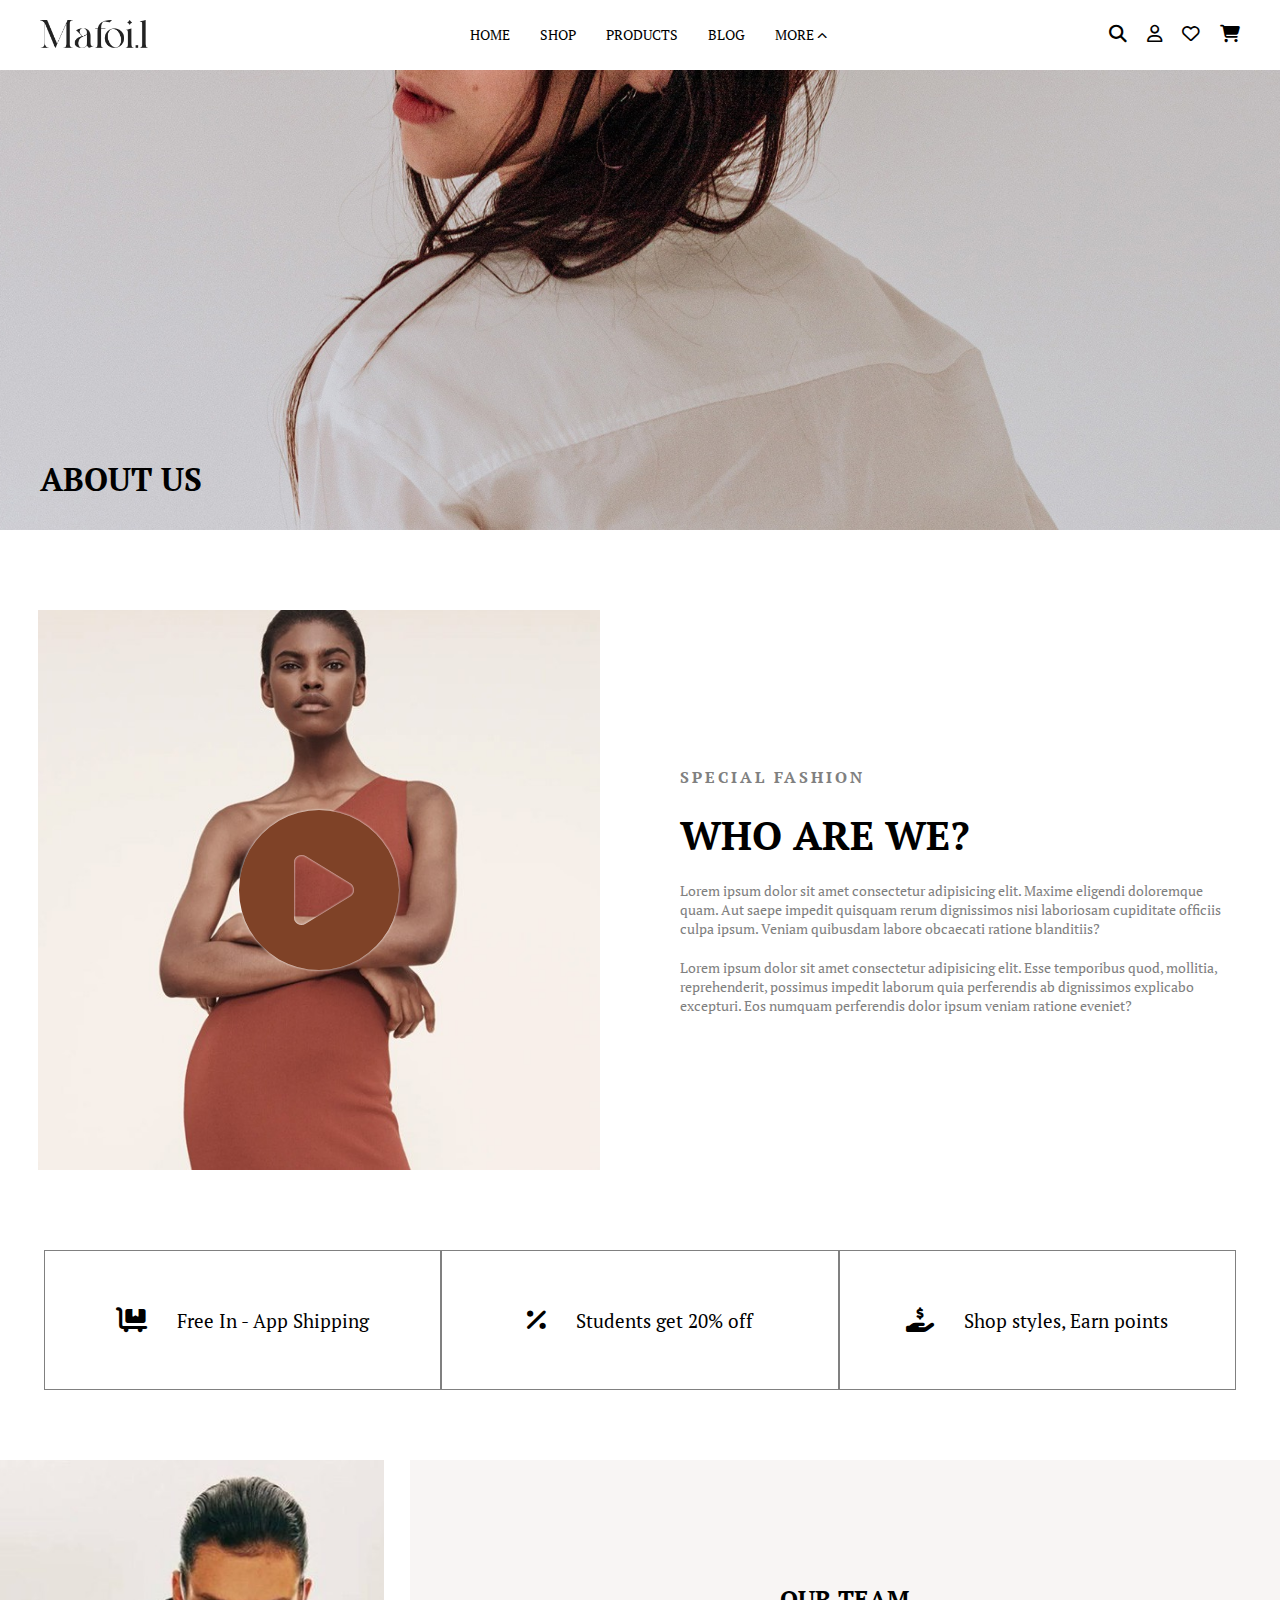
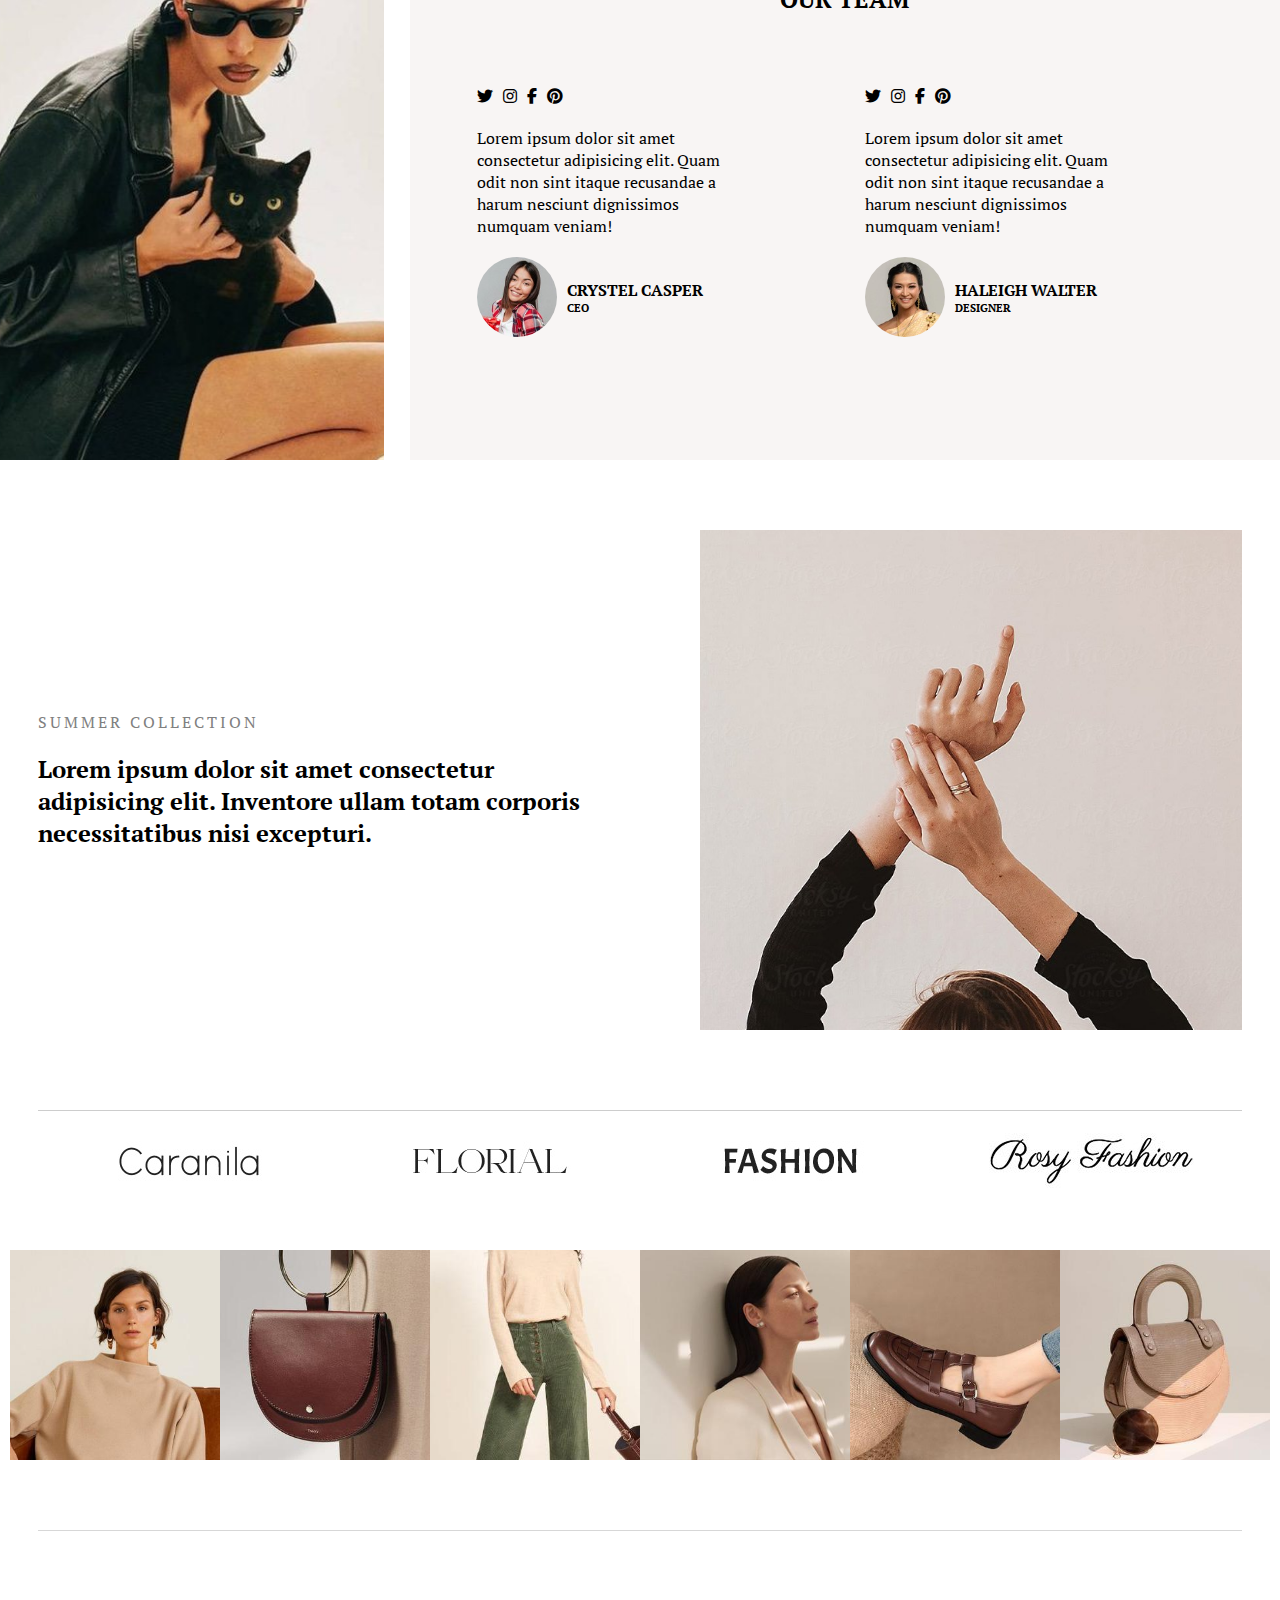
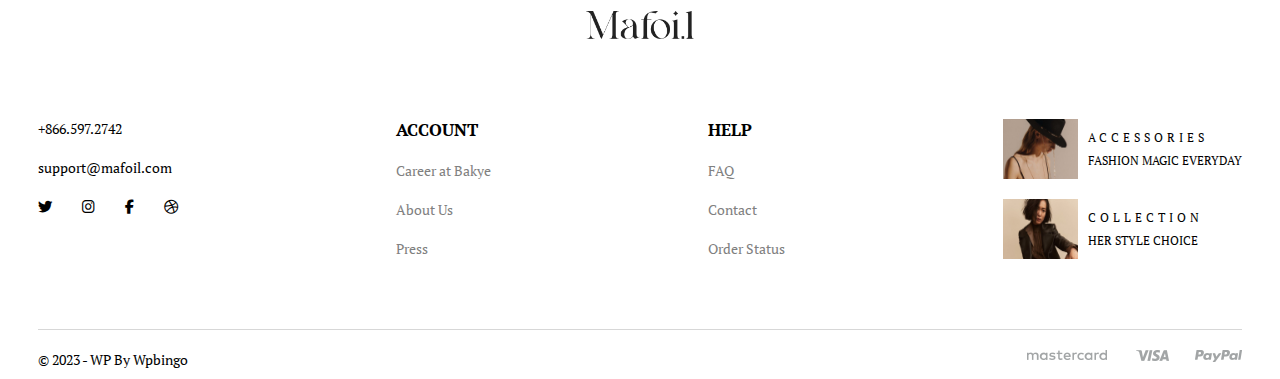
<file: about.html>
<!DOCTYPE html>
<html lang="en">

<head>
    <meta charset="UTF-8">
    <meta name="viewport" content="width=device-width, initial-scale=1.0">
    <meta name="description"
        content="Laern more about our services. Browse a curated selection of clothing, accessories, and footwear for every occasion. Find your perfect look and express your unique fashion sense. Shop now and redefine your wardrobe!">
    <title>About Us</title>
    <link rel="icon" type="image/x-icon" href="./images/banner1.jpg">
    <link rel="stylesheet" href="https://cdnjs.cloudflare.com/ajax/libs/font-awesome/6.4.2/css/all.min.css">
    <link rel="stylesheet" href="./css/about.css">
</head>

<body>
    <!--Header-->

    <header>
        <i class="fa-solid fa-bars"></i>
        <div class="logo"></div>
        <nav class="navbar">
            <ul>
                <li><a href="./index.html">HOME</a></li>
                <li><a href="./shop.html">SHOP</a></li>
                <li><a href="./productsexample.html">PRODUCTS</a></li>
                <li><a href="./blog.html">BLOG</a></li>
                <li class="more">
                    <a href="#">MORE <i class="fa-solid fa-chevron-up tick"></i></a>
                    <ul class="dropdown">
                        <li><a href="./about.html">About</a></li>
                        <li><a href="./contact.html">Contact</a></li>
                        <li><a href="./faq.html">FAQ</a></li>
                    </ul>
                </li>
            </ul>
        </nav>
        <div class="userSide">
            <i class="fa-solid fa-magnifying-glass fa-magnifying-glass1"></i>
            <i class="fa-regular fa-user fa-user1"></i>
            <i class="fa-regular fa-heart wlist"></i>
            <i class="fa-solid fa-cart-shopping shoplist"></i>
        </div>
    </header>

    <!-- Side Bar -->

    <div class="side">
        <div class="sidebar">
            <div class="sidetop">
                <div id="close"><i class="fa-solid fa-xmark"></i></div>
                <nav id="sideNav">
                    <ul class="sideMenu">
                        <li><a href="./index.html">HOME <i class="fa-solid fa-chevron-right"></i></a> </li>
                        <li><a href="./shop.html">SHOP <i class="fa-solid fa-chevron-right"></i></a> </li>
                        <li><a href="./productsexample.html">PRODUCTS <i class="fa-solid fa-chevron-right"></i></a> </li>
                        <li><a href="./blog.html">BLOG <i class="fa-solid fa-chevron-right"></i></a> </li>
                        <li id="moreItems"><a href="#">MORE <i class="fa-solid fa-chevron-right"></i></a></li>
                    </ul>
                </nav>
                <div class="moreItem">
                    <div id="back"><i class="fa-solid fa-chevron-left"></i> PAGES</div>
                    <div class="items">
                        <a href="./about.html">About <i class="fa-solid fa-chevron-right"></i></a>
                        <a href="./contact.html">Contact <i class="fa-solid fa-chevron-right"></i></a>
                        <a href="./faq.html">FAQ <i class="fa-solid fa-chevron-right"></i></a>
                    </div>

                </div>
            </div>

            <button class="sidebarBtn"> <i class="fa-regular fa-user fa-user2"></i> Login or Register</button>
        </div>
        <div class="opacarea"></div>
    </div>

    <!-- Search Bar -->

    <div id="searchBar">
        <div class="closing">What are you looking for? <i class="fa-solid fa-xmark"></i></div>
        <div class="input"> <input type="text" placeholder="Search..."> <i class="fa-solid fa-magnifying-glass"></i>
        </div>
    </div>

    <!-- Title -->
    <div class="title">
        <h1>ABOUT US</h1>
    </div>

    <!--Video-->

    <div class="videoSection">
        <div class="video"><i class="fa-solid fa-circle-play"></i></div>
        <div class="texted">
            <h2>SPECIAL FASHION</h2>
            <h3>WHO ARE WE?</h3>
            <p>Lorem ipsum dolor sit amet consectetur adipisicing elit. Maxime eligendi doloremque quam. Aut saepe
                impedit quisquam rerum dignissimos nisi laboriosam cupiditate officiis culpa ipsum. Veniam quibusdam
                labore obcaecati ratione blanditiis?</p>
            <p>Lorem ipsum dolor sit amet consectetur adipisicing elit. Esse temporibus quod, mollitia, reprehenderit,
                possimus impedit laborum quia perferendis ab dignissimos explicabo excepturi. Eos numquam perferendis
                dolor ipsum veniam ratione eveniet?</p>
        </div>
    </div>
    <div class="ivideo"><iframe width="711" height="400" src="https://www.youtube.com/embed/yekdy9NZCdw"
            title="Women's Fall-Winter 2022 Fashion Show | LOUIS VUITTON" frameborder="0"
            allow="accelerometer; autoplay; clipboard-write; encrypted-media; gyroscope; picture-in-picture; web-share"
            allowfullscreen></iframe></div>

    <!--Advantages-->
    <div class="advantages">
        <div><i class="fa-solid fa-cart-flatbed"></i> Free In - App Shipping</div>
        <div><i class="fa-solid fa-percent"></i> Students get 20% off</div>
        <div><i class="fa-solid fa-hand-holding-dollar"></i> Shop styles, Earn points</div>
    </div>

    <!--Team-->

    <div class="teams">
        <div class="teamimg"></div>
        <div class="team">
            <h2>OUR TEAM</h2>
            <div class="teamed">
                <div>
                    <div class="social1">
                        <a href="https://twitter.com/"><i class="fa-brands fa-twitter"></i></a>
                        <a href="https://instagram.com/"><i class="fa-brands fa-instagram"></i></a>
                        <a href="https://facebook.com/"><i class="fa-brands fa-facebook-f"></i></a>
                        <a href="https://pinterest.com/"><i class="fa-brands fa-pinterest"></i></a>
                    </div>
                    <p>Lorem ipsum dolor sit amet consectetur adipisicing elit. Quam odit non sint itaque recusandae a harum nesciunt dignissimos numquam veniam!</p>
                    <div class="person"><div class="pp pp1"></div><div class="who"><h4>CRYSTEL CASPER</h4> <h6>CEO</h6></div></div>
                </div>
                <div>
                    <div class="social1">
                        <a href="https://twitter.com/"><i class="fa-brands fa-twitter"></i></a>
                        <a href="https://instagram.com/"><i class="fa-brands fa-instagram"></i></a>
                        <a href="https://facebook.com/"><i class="fa-brands fa-facebook-f"></i></a>
                        <a href="https://pinterest.com/"><i class="fa-brands fa-pinterest"></i></a>
                    </div>
                    <p>Lorem ipsum dolor sit amet consectetur adipisicing elit. Quam odit non sint itaque recusandae a harum nesciunt dignissimos numquam veniam!</p>
                    <div class="person"><div class="pp pp2"></div><div class="who"><h4>HALEIGH WALTER</h4> <h6>DESIGNER</h6></div></div>
                </div>
            </div>
        </div>
    </div>

    <!--Summer Collection-->
    <div class="collection">
        <div class="coltxt">
            <h2>Summer Collection</h2>
            <p>Lorem ipsum dolor sit amet consectetur adipisicing elit. Inventore ullam totam corporis necessitatibus nisi excepturi.</p>
        </div>
        <div class="colimg"></div>
    </div>

     <!--Brands-->
     <div class="brands">
    <div class="brand-1"></div>
     <div class="brand-2"></div>
     <div class="brand-3"></div>
     <div class="brand-4"></div>
    </div>

    <!--Posts-->
    <div class="posts">
        <a id="ig-1" href="https://www.instagram.com/wpbingo/" target="_blank">
        <div class="layout">See More</div>
    </a><a id="ig-2" href="https://www.instagram.com/wpbingo/" target="_blank">
        <div class="layout">See More</div>
    </a><a id="ig-3" href="https://www.instagram.com/wpbingo/" target="_blank">
        <div class="layout">See More</div>
    </a><a id="ig-4" href="https://www.instagram.com/wpbingo/" target="_blank">
        <div class="layout">See More</div>
    </a><a id="ig-5" href="https://www.instagram.com/wpbingo/" target="_blank">
        <div class="layout">See More</div>
    </a><a id="ig-6" href="https://www.instagram.com/wpbingo/" target="_blank">
        <div class="layout">See More</div>
    </a></div>

    <!--Footer-->

    <footer>
        <div class="logo-f">
            <div class="logo"></div>
        </div>
        <div class="ftr">
            <div class="aboutSide">
                <a href="tel:+8665972742">+866.597.2742</a>
                <a href="mailto:support@mafoil.com">support@mafoil.com</a>
                <div class="social">
                    <a href="https://twitter.com/"><i class="fa-brands fa-twitter"></i></a>
                    <a href="https://instagram.com/"><i class="fa-brands fa-instagram"></i></a>
                    <a href="https://facebook.com/"><i class="fa-brands fa-facebook-f"></i></a>
                    <a href="https://dribbble.com/"><i class="fa-brands fa-dribbble"></i></a>
                </div>
            </div>
            <div class="sidetrim">
                <h3>ACCOUNT</h3>
                <a href="./about.html">Career at Bakye</a>
                <a href="./about.html">About Us</a>
                <a href="./blog.html">Press</a>
            </div>
            <div class="sidetrim">
                <h3>HELP</h3>
                <a href="./faq.html">FAQ</a>
                <a href="./contact.html">Contact</a>
                <a href="./shoplist.html">Order Status</a>
            </div>
            <div class="sidetrim">
                <div class="bgpost"><img src="./images/1-720x484.jpg" alt="" width="75px" height="60px">
                    <div class="texting">
                        <p class="hbg">ACCESSORIES</p>
                        <p>FASHION MAGIC EVERYDAY</p>
                    </div>
                </div>
                <div class="bgpost"><img src="./images/3-720x484.jpg" alt="" width="75px" height="60px">
                    <div class="texting">
                        <p class="hbg">COLLECTION</p>
                        <p>HER STYLE CHOICE</p>
                    </div>
                </div>
            </div>
        </div>
        </div>
        <div class="cr">© 2023 - WP By Wpbingo <img src="./images/payments.png" alt="" width="215px" height="12px">
        </div>
    </footer>

    <script src="https://cdnjs.cloudflare.com/ajax/libs/jquery/3.7.1/jquery.min.js"></script>
    <script src="./js/about.js"></script>



</body>

</html>
</file>
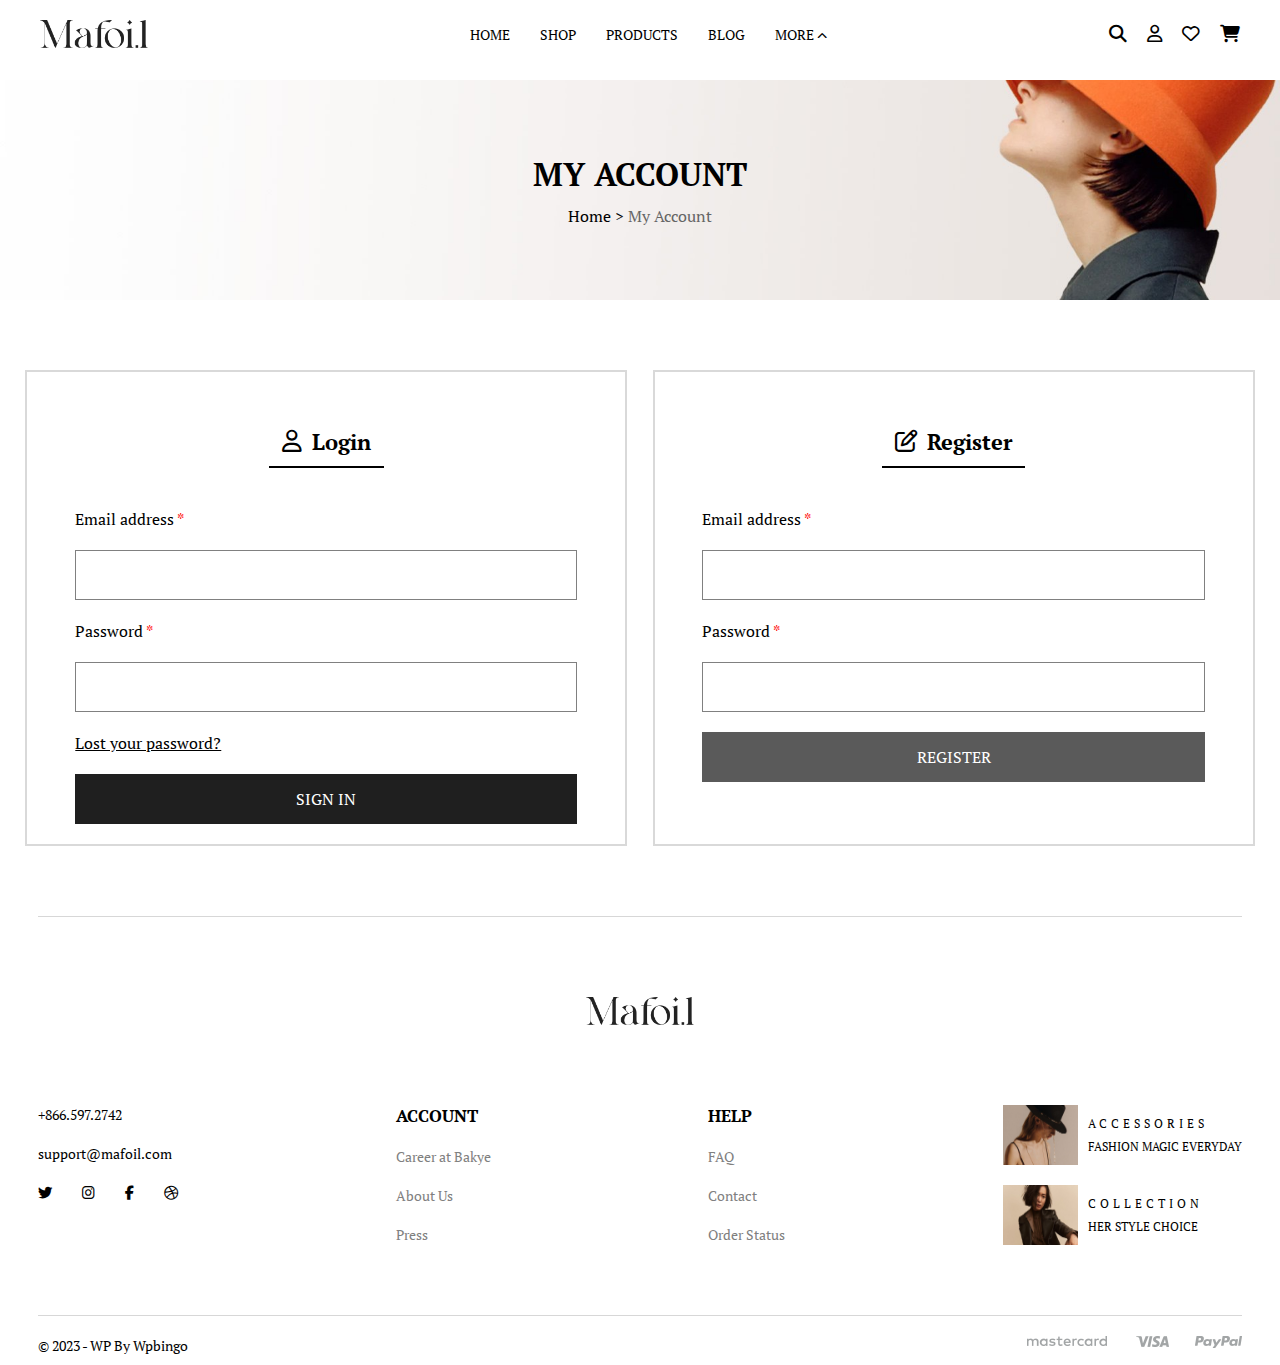
<file: account.html>
<!DOCTYPE html>
<html lang="en">
<head>
    <meta charset="UTF-8">
    <meta name="viewport" content="width=device-width, initial-scale=1.0">
    <meta name="description" content="Log in or Register to elevate your style with the latest fashion trends. Browse a curated selection of clothing, accessories, and footwear for every occasion. Find your perfect look and express your unique fashion sense. Shop now and redefine your wardrobe!">
    <title>My Account</title>
    <link rel="icon" type="image/x-icon" href="./images/banner1.jpg">
    <link rel="stylesheet" href="https://cdnjs.cloudflare.com/ajax/libs/font-awesome/6.4.2/css/all.min.css">
    <link rel="stylesheet" href="./css/account.css">
</head>
<body>
    <header>
        <i class="fa-solid fa-bars"></i>
        <div class="logo"></div>
        <nav class="navbar">
            <ul>
                <li><a href="./index.html">HOME</a></li>
                <li><a href="./shop.html">SHOP</a></li>
                <li><a href="./productsexample.html">PRODUCTS</a></li>
                <li><a href="./blog.html">BLOG</a></li>
                <li class="more">
                    <a href="#">MORE <i class="fa-solid fa-chevron-up tick"></i></a>
                    <ul class="dropdown">
                        <li><a href="./about.html">About</a></li>
                        <li><a href="./contact.html">Contact</a></li>
                        <li><a href="./faq.html">FAQ</a></li>
                    </ul>
                </li>
            </ul>
        </nav>
        <div class="userSide">
            <i class="fa-solid fa-magnifying-glass fa-magnifying-glass1"></i>
            <i class="fa-regular fa-user fa-user1"></i>
            <i class="fa-regular fa-heart wlist"></i>
            <i class="fa-solid fa-cart-shopping shoplist"></i>
        </div>
    </header>

    <!-- Side Bar -->

    <div class="side">
        <div class="sidebar">
            <div class="sidetop">
                <div id="close"><i class="fa-solid fa-xmark"></i></div>
                <nav id="sideNav">
                    <ul class="sideMenu">
                        <li><a href="./index.html">HOME <i class="fa-solid fa-chevron-right"></i></a> </li>
                        <li><a href="./shop.html">SHOP <i class="fa-solid fa-chevron-right"></i></a> </li>
                        <li><a href="./productsexample.html">PRODUCTS <i class="fa-solid fa-chevron-right"></i></a> </li>
                        <li><a href="./blog.html">BLOG <i class="fa-solid fa-chevron-right"></i></a> </li>
                        <li id="moreItems"><a href="#">MORE <i class="fa-solid fa-chevron-right"></i></a></li>
                    </ul>
                </nav>
                <div class="moreItem">
                <div id="back"><i class="fa-solid fa-chevron-left"></i> PAGES</div>
                <div class="items">
                    <a href="./about.html">About <i class="fa-solid fa-chevron-right"></i></a>
                    <a href="./contact.html">Contact <i class="fa-solid fa-chevron-right"></i></a>
                    <a href="./faq.html">FAQ <i class="fa-solid fa-chevron-right"></i></a>
                </div>

            </div>
            </div>
            
            <button class="sidebarBtn"> <i class="fa-regular fa-user fa-user2"></i> Login or Register</button>
        </div>
        <div class="opacarea"></div>
    </div>
     <!-- Search Bar -->
     <div id="searchBar">
        <div class="closing">What are you looking for? <i class="fa-solid fa-xmark"></i></div>
        <div class="input"> <input type="text" placeholder="Search..."> <i class="fa-solid fa-magnifying-glass"></i></div>
    </div>
    <!-- Title -->
    <div class="title">
      <h1>MY ACCOUNT</h1> 
      <p> <span class="linked">Home</span> &gt; <span style=" color: #656565"> My Account</span></p>
    </div>
    <!-- Main Part-->
    <div class="maintop"></div>
    <div class="main">
        <div class="account">
            <h2>  <i class="fa-regular fa-user"></i> Login</h2>
            <div class="logging">
                <label for="name">Email address <span>*</span></label>
            <input id="name" type="email">
            <label for="password">Password <span>*</span></label>
            <input id="password" type="password">
            <a href="./contact.html">Lost your password?</a>
            <button class="signin">SIGN IN</button>
            </div>
        </div>
        <div class="account2">
            <h2><i class="fa-regular fa-pen-to-square"></i> Register</h2>
            <div class="register">
                <label for="email">Email address <span>*</span></label>
            <input type="email" id="email">
            <label for="paswd">Password <span>*</span></label>
            <input id="paswd" type="password">
            <button class="registered">REGISTER</button>
            </div>
        </div>
    </div> 
   

    <!--Footer-->
    <footer>
        <div class="logo-f"> <div class="logo"></div></div>
        <div class="ftr">
            <div class="aboutSide">
            <a href="tel:+8665972742">+866.597.2742</a>
            <a href="mailto:support@mafoil.com">support@mafoil.com</a>
            <div class="social">
                <a href="https://twitter.com/"><i class="fa-brands fa-twitter"></i></a>
                <a href="https://instagram.com/"><i class="fa-brands fa-instagram"></i></a>
                <a href="https://facebook.com/"><i class="fa-brands fa-facebook-f"></i></a>
                <a href="https://dribbble.com/"><i class="fa-brands fa-dribbble"></i></a>
            </div>
        </div>
        <div class="sidetrim">
            <h3>ACCOUNT</h3>
            <a href="./about.html">Career at Bakye</a>
            <a href="./about.html">About Us</a>
            <a href="./blog.html">Press</a>
        </div>
        <div class="sidetrim">
            <h3>HELP</h3>
            <a href="./faq.html">FAQ</a>
            <a href="./contact.html">Contact</a>
            <a href="./shoplist.html">Order Status</a>
        </div>
        <div class="sidetrim">
            <div class="bgpost"><img src="./images/1-720x484.jpg" alt="" width="75px" height="60px"><div class="texting"><p class="hbg">ACCESSORIES</p><p>FASHION MAGIC EVERYDAY</p></div></div>
            <div class="bgpost"><img src="./images/3-720x484.jpg" alt="" width="75px" height="60px"><div class="texting"><p class="hbg">COLLECTION</p><p>HER STYLE CHOICE</p></div></div></div>
        </div></div>
        <div class="cr">© 2023 - WP By Wpbingo <img src="./images/payments.png" alt="" width="215px" height="12px"></div>
    </footer>


    <script src="https://cdnjs.cloudflare.com/ajax/libs/jquery/3.7.1/jquery.min.js"></script>
    <script src="./js/account.js"></script>
</body>
</html>
</file>
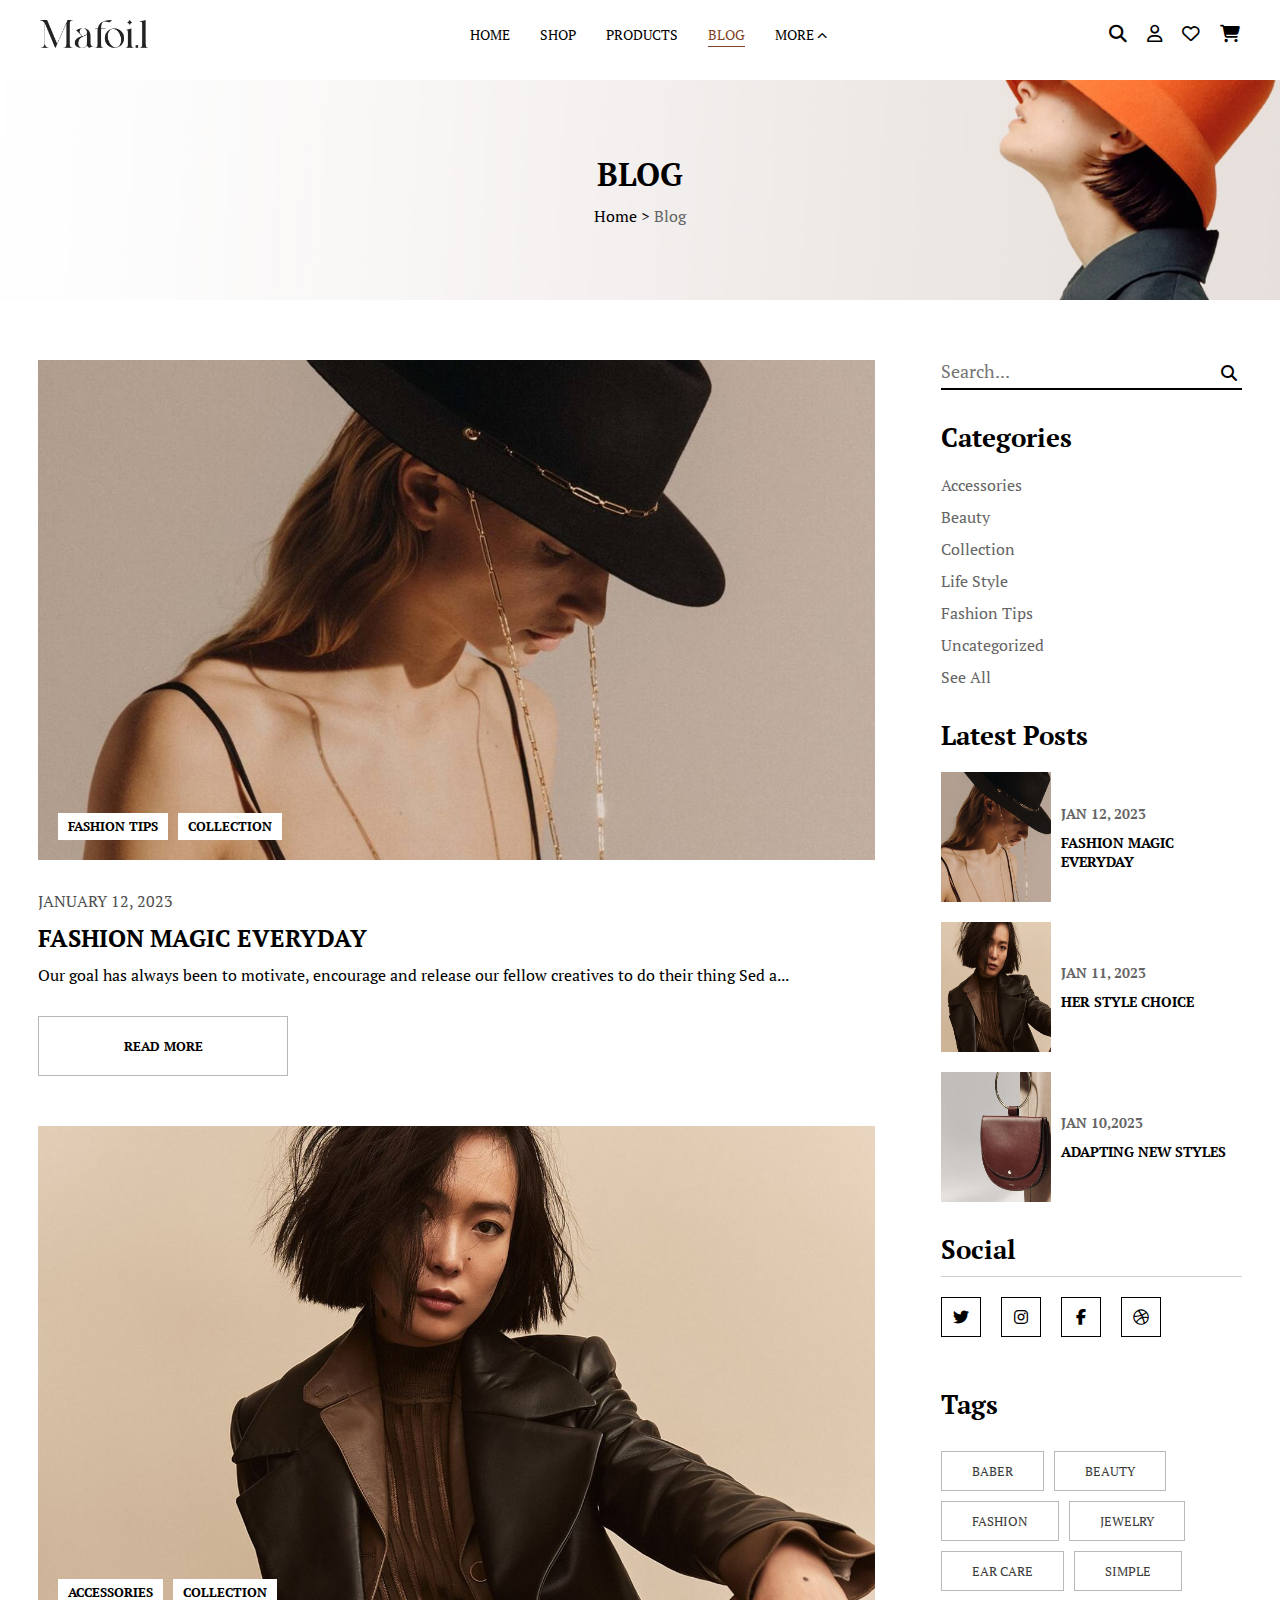
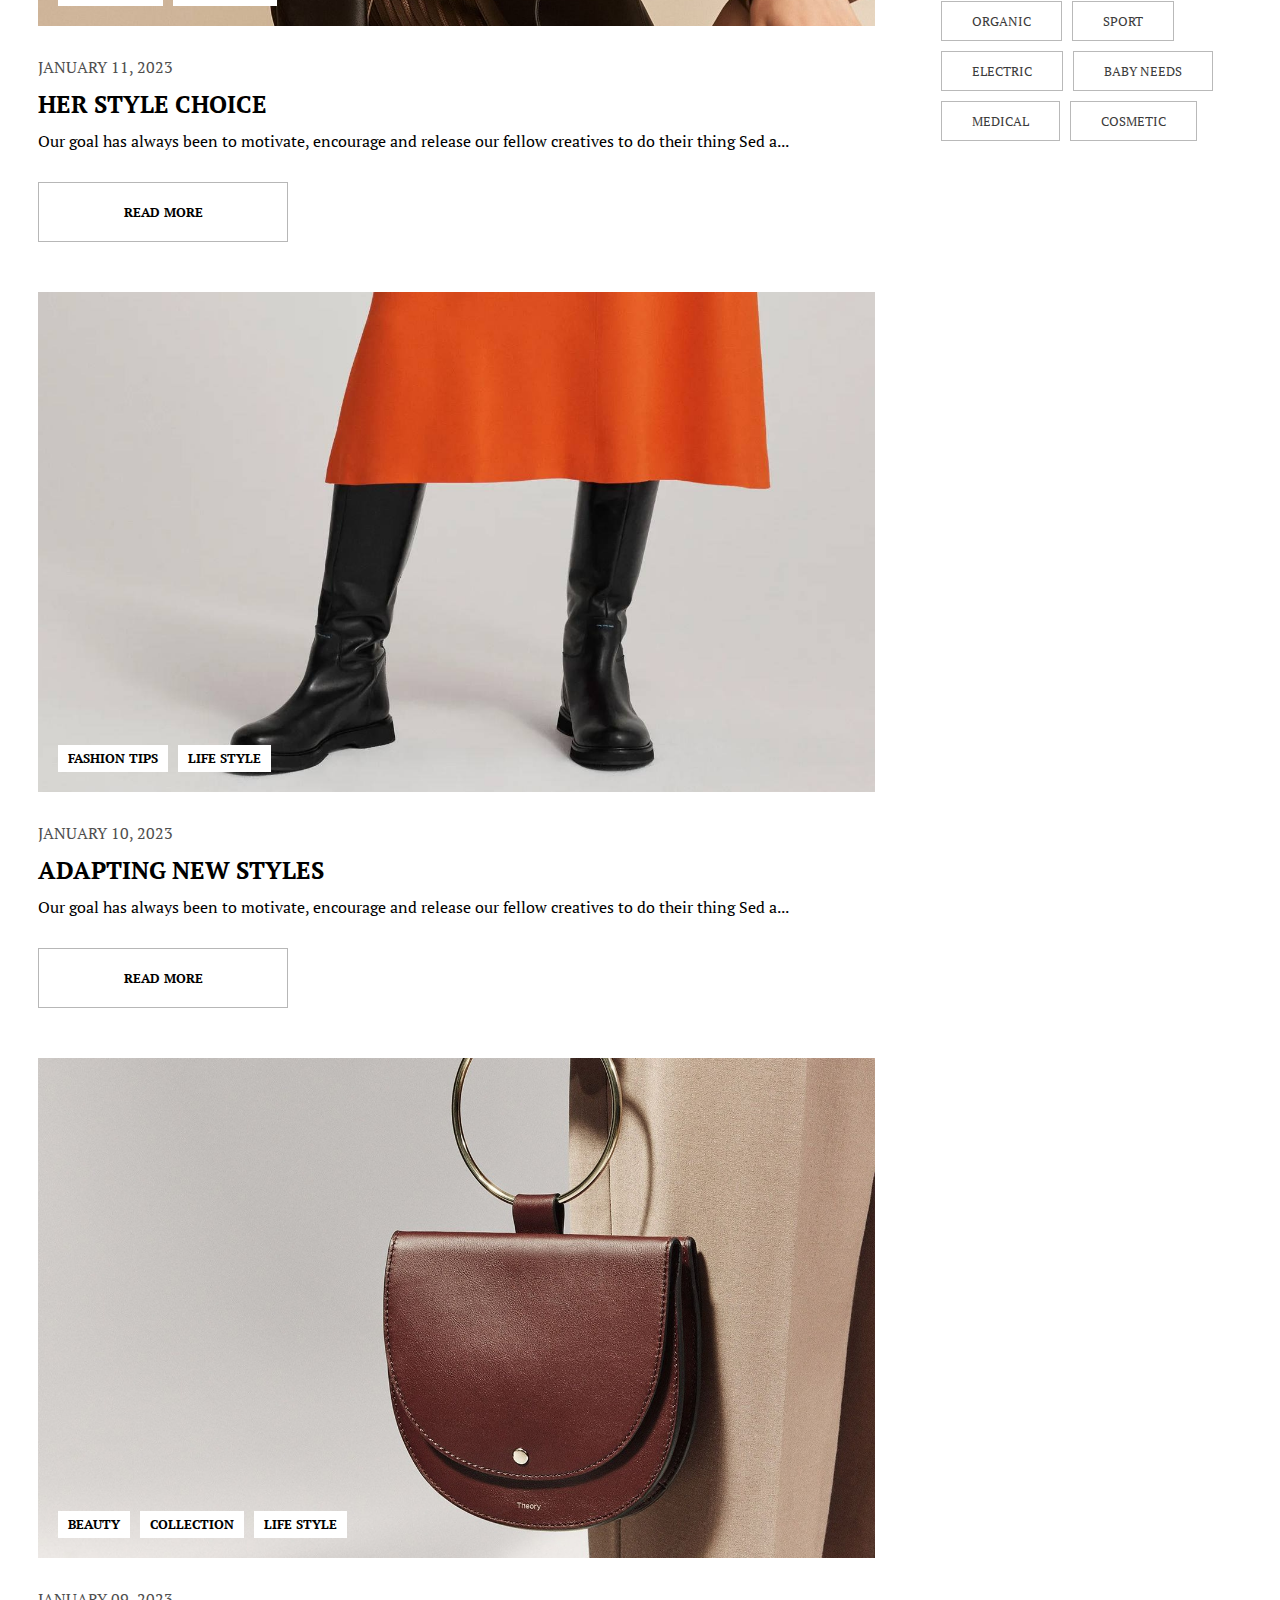
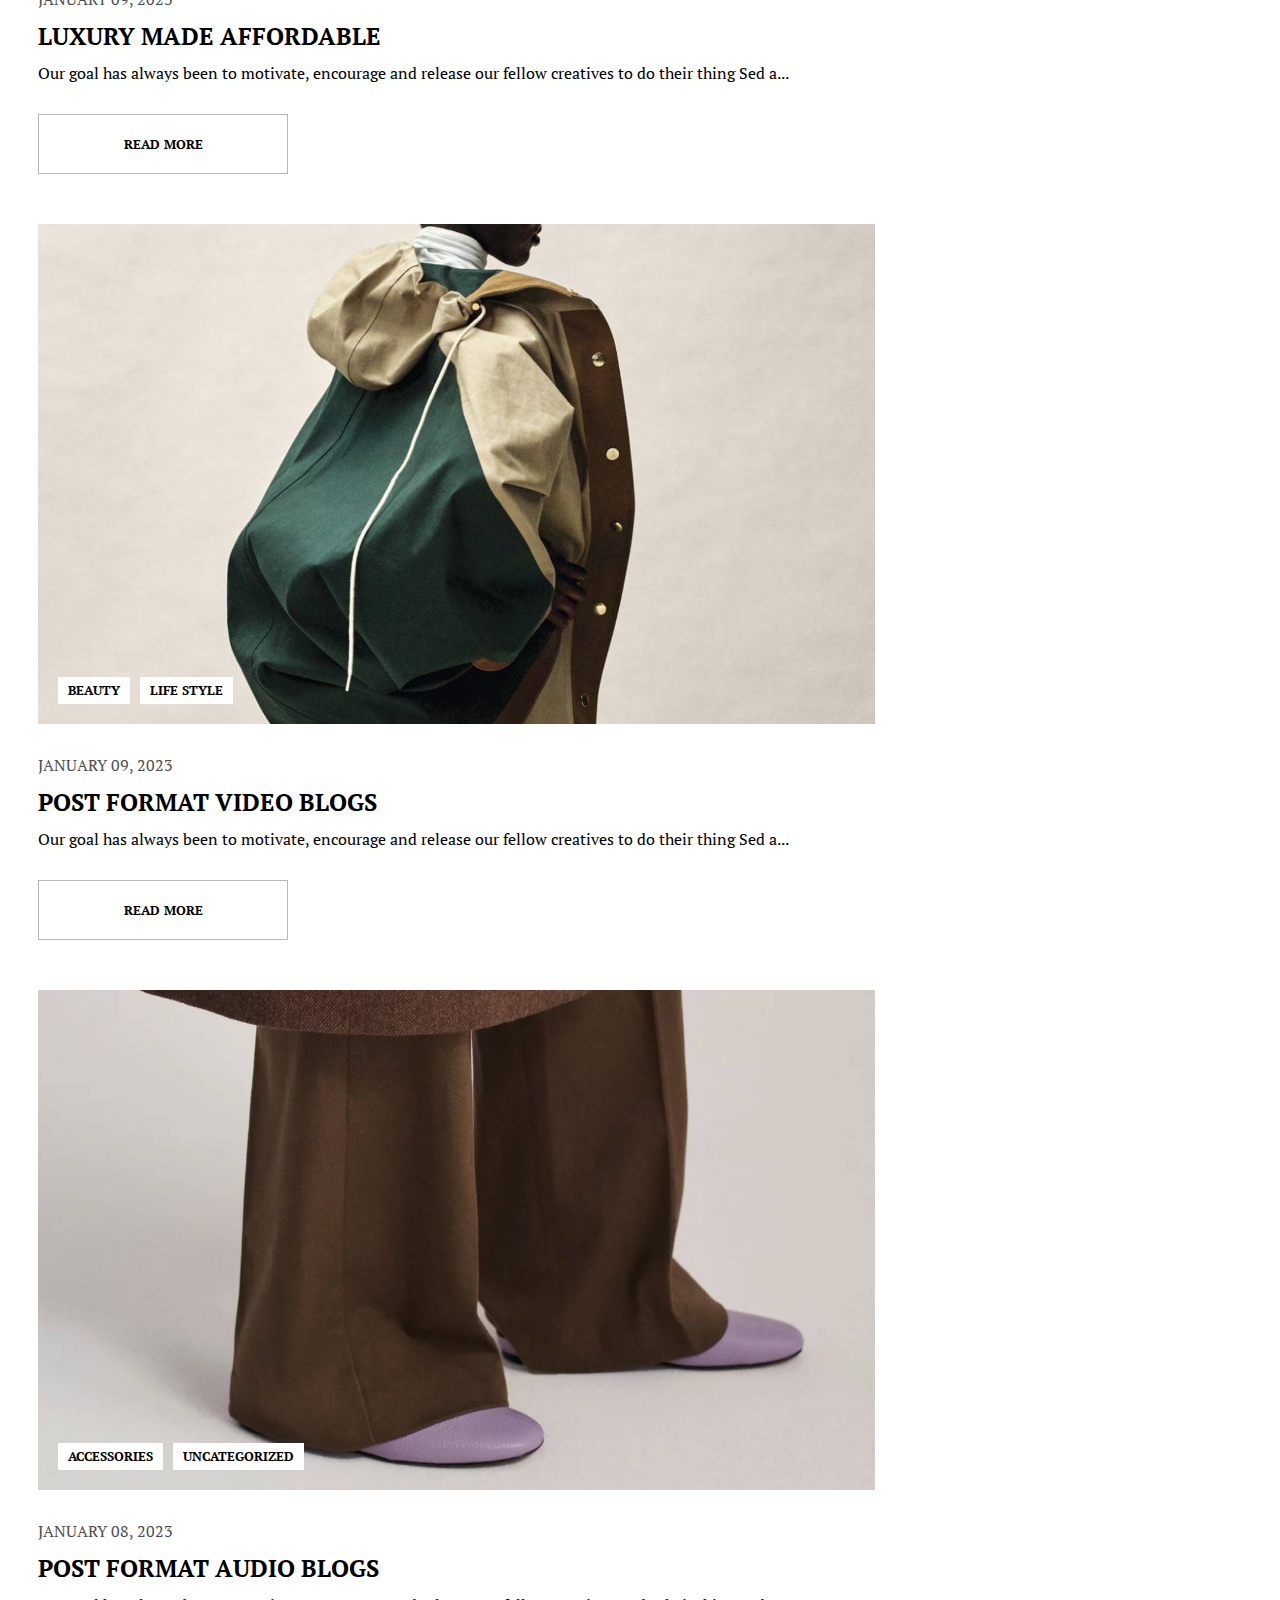
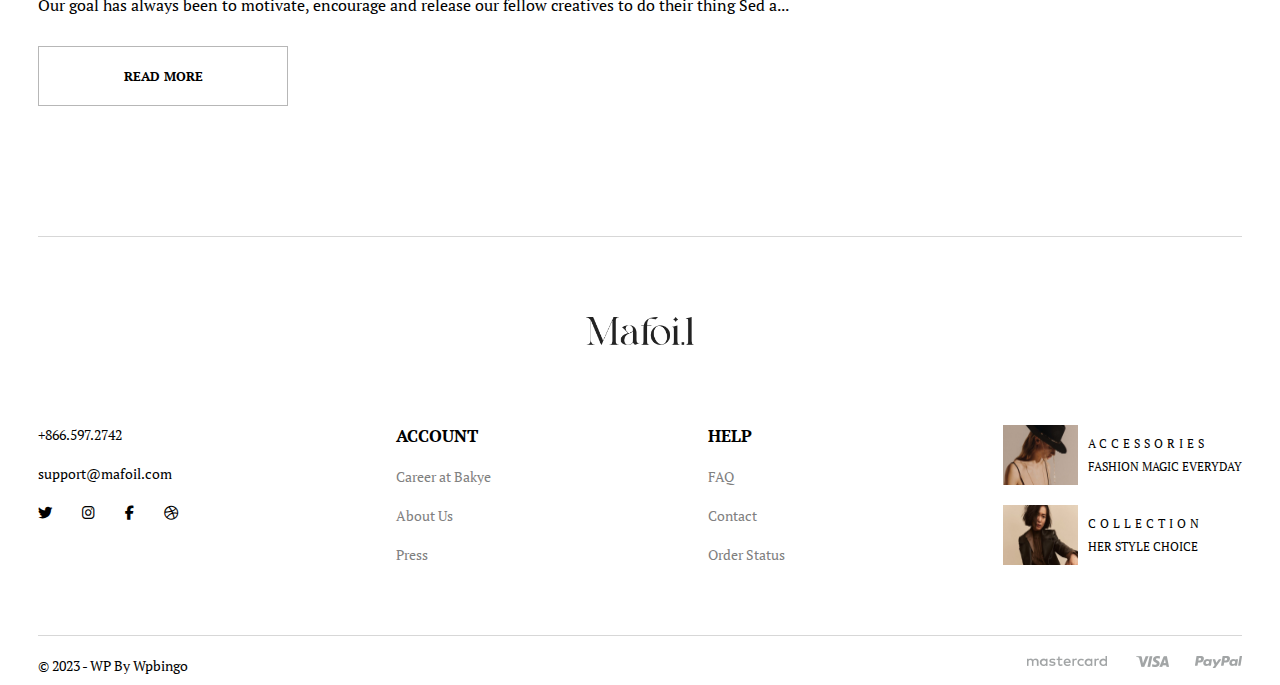
<file: blog.html>
<!DOCTYPE html>
<html lang="en">

<head>
    <meta charset="UTF-8">
    <meta name="viewport" content="width=device-width, initial-scale=1.0">
    <meta name="description"
        content="Learn more about lifestyle,skincare,fashion,trends,style. See our new collections and accessories. Discover new fashion tips from our experts. ">
    <title>Blog</title>
    <link rel="icon" type="image/x-icon" href="./images/banner1.jpg">
    <link rel="stylesheet" href="https://cdnjs.cloudflare.com/ajax/libs/font-awesome/6.4.2/css/all.min.css">
    <link rel="stylesheet" href="./css/blog.css">
</head>

<body>
    <header>
        <i class="fa-solid fa-bars"></i>
        <div class="logo"></div>
        <nav class="navbar">
            <ul>
                <li><a href="./index.html">HOME</a></li>
                <li><a href="./shop.html">SHOP</a></li>
                <li><a href="./productsexample.html">PRODUCTS</a></li>
                <li><a href="./blog.html" id="active">BLOG</a></li>
                <li class="more">
                    <a href="#">MORE <i class="fa-solid fa-chevron-up tick"></i></a>
                    <ul class="dropdown">
                        <li><a href="./about.html">About</a></li>
                        <li><a href="./contact.html">Contact</a></li>
                        <li><a href="./faq.html">FAQ</a></li>
                    </ul>
                </li>
            </ul>
        </nav>
        <div class="userSide">
            <i class="fa-solid fa-magnifying-glass fa-magnifying-glass1"></i>
            <i class="fa-regular fa-user fa-user1"></i>
            <i class="fa-regular fa-heart wlist"></i>
            <i class="fa-solid fa-cart-shopping shoplist"></i>
        </div>
    </header>

    <!-- Side Bar -->

    <div class="side">
        <div class="sidebar">
            <div class="sidetop">
                <div id="close"><i class="fa-solid fa-xmark"></i></div>
                <nav id="sideNav">
                    <ul class="sideMenu">
                        <li><a href="./index.html">HOME <i class="fa-solid fa-chevron-right"></i></a> </li>
                        <li><a href="./shop.html">SHOP <i class="fa-solid fa-chevron-right"></i></a> </li>
                        <li><a href="./productsexample.html">PRODUCTS <i class="fa-solid fa-chevron-right"></i></a> </li>
                        <li><a href="./blog.html">BLOG <i class="fa-solid fa-chevron-right"></i></a> </li>
                        <li id="moreItems"><a href="#">MORE <i class="fa-solid fa-chevron-right"></i></a></li>
                    </ul>
                </nav>
                <div class="moreItem">
                    <div id="back"><i class="fa-solid fa-chevron-left"></i> PAGES</div>
                    <div class="items">
                        <a href="./about.html">About <i class="fa-solid fa-chevron-right"></i></a>
                        <a href="./contact.html">Contact <i class="fa-solid fa-chevron-right"></i></a>
                        <a href="./faq.html">FAQ <i class="fa-solid fa-chevron-right"></i></a>
                    </div>

                </div>
            </div>

            <button class="sidebarBtn"> <i class="fa-regular fa-user fa-user2"></i> Login or Register</button>
        </div>
        <div class="opacarea"></div>
    </div>
    <!-- Search Bar -->
    <div id="searchBar">
        <div class="closing">What are you looking for? <i class="fa-solid fa-xmark"></i></div>
        <div class="input"> <input type="text" placeholder="Search..."> <i class="fa-solid fa-magnifying-glass"></i>
        </div>
    </div>

    <!-- Title -->
    <div class="title">
        <h1>BLOG</h1>
        <p> <span class="linked">Home</span> &gt; <span style=" color: #656565;"> Blog</span></p>
    </div>

    <!-- Main Part-->
    <div class="main">

        <!-- Left Side : Blogs -->

        <div class="left">
            <div class="post post-1">
                <div class="postimg postimg-1">
                    <p class="cat-4">Fashion Tips</p>
                    <p class="cat-3">Collection</p>
                </div>
                <p class="dated">JANUARY 12, 2023</p>
                <h2>FASHION MAGIC EVERYDAY</h2>
                <p>Our goal has always been to motivate, encourage and release our fellow creatives to do their thing
                    Sed a...</p>
                <button class="bpostSample">READ MORE</button>
            </div>
            <div class="post post-2">
                <div class="postimg postimg-2">
                    <p class="cat-1">Accessories</p>
                    <p class="cat-3">Collection</p>
                    
                </div>
                <p class="dated">JANUARY 11, 2023</p>
                <h2>HER STYLE CHOICE</h2>
                <p>Our goal has always been to motivate, encourage and release our fellow creatives to do their thing
                    Sed a...</p>
                <button class="bpostSample">READ MORE</button>
            </div>
            <div class="post post-3">
                <div class="postimg postimg-3">
                    <p class="cat-4">Fashion Tips</p>
                    <p class="cat-5">Life Style</p>
                </div>
                <p class="dated">JANUARY 10, 2023</p>
                <h2>ADAPTING NEW STYLES</h2>
                <p>Our goal has always been to motivate, encourage and release our fellow creatives to do their thing
                    Sed a...</p>
                <button class="bpostSample">READ MORE</button>
            </div>
            <div class="post post-4">
                <div class="postimg postimg-4">
                    <p class="cat-2">Beauty</p>
                    <p class="cat-3">Collection</p>
                    <p class="cat-5">Life Style</p>
                </div>
                <p class="dated">JANUARY 09, 2023</p>
                <h2>LUXURY MADE AFFORDABLE</h2>
                <p>Our goal has always been to motivate, encourage and release our fellow creatives to do their thing
                    Sed a...</p>
                <button class="bpostSample">READ MORE</button>
            </div>
            <div class="post post-5">
                <div class="postimg postimg-5">
                    <p class="cat-2">Beauty</p>
                    <p class="cat-5">Life Style</p>
                </div>
                <p class="dated">JANUARY 09, 2023</p>
                <h2>POST FORMAT VIDEO BLOGS</h2>
                <p>Our goal has always been to motivate, encourage and release our fellow creatives to do their thing
                    Sed a...</p>
                <button class="bpostSample">READ MORE</button>
            </div>
            <div class="post post-6">
                <div class="postimg postimg-6">
                    <p class="cat-1">Accessories</p>
                    <p class="cat-6">Uncategorized</p>
                </div>
                <p class="dated">JANUARY 08, 2023</p>
                <h2>POST FORMAT AUDIO BLOGS</h2>
                <p>Our goal has always been to motivate, encourage and release our fellow creatives to do their thing
                    Sed a...</p>
                <button class="bpostSample">READ MORE</button>
            </div>
        </div>

        <!-- Right Side-->

        <div class="right">
            <div class="searchblog">
                <i class="fa-solid fa-magnifying-glass"></i>
                <input type="text" placeholder="Search...">
            </div>
            <div class="categories">
                <h3>Categories</h3>
                <div>
                    <p class="cat-1">Accessories</p>
                    <p class="cat-2">Beauty</p>
                    <p class="cat-3">Collection</p>
                    <p class="cat-5">Life Style</p>
                    <p class="cat-4">Fashion Tips</p>
                    <p class="cat-6">Uncategorized</p>
                    <p class="cat-7">See All</p>
                </div>
            </div>
            <div class="latest">
                <h3>Latest Posts</h3>
                <div class="bgpost1"><img src="./images/1-500x500.jpg" alt="" width="110px" height="130px">
                    <div class="texting1">
                        <p class="tbg">JAN 12, 2023</p>
                        <p class="posttitle">FASHION MAGIC EVERYDAY</p>
                    </div>
                </div>
                <div class="bgpost1"><img src="./images/3-500x500.jpg" alt="" width="110px" height="130px">
                    <div class="texting1">
                        <p class="tbg">JAN 11, 2023</p>
                        <p class="posttitle">HER STYLE CHOICE</p>
                    </div>
                </div>
                <div class="bgpost1"><img src="./images/2-500x500.jpg" alt="" width="110px" height="130px">
                    <div class="texting1">
                        <p class="tbg">JAN 10,2023</p>
                        <p class="posttitle">ADAPTING NEW STYLES</p>
                    </div>
                </div>
            </div>
            <div class="smedia">
                <h3>Social</h3>
                <div class="smedias">
                    <a href="https://twitter.com/"><i class="fa-brands fa-twitter"></i></a>
                    <a href="https://instagram.com/"><i class="fa-brands fa-instagram"></i></a>
                    <a href="https://facebook.com/"><i class="fa-brands fa-facebook-f"></i></a>
                    <a href="https://dribbble.com/"><i class="fa-brands fa-dribbble"></i></a>
                </div>
            </div>
            <div class="tags">
                <h3>Tags</h3>
                <div>
                    <a class="tag" id="tag-1" href="#">BABER</a>
                    <a class="tag" id="tag-2" href="#">BEAUTY</a>
                    <a class="tag" id="tag-3" href="#">FASHION</a>
                    <a class="tag" id="tag-4" href="#">JEWELRY</a>
                    <a class="tag" id="tag-5" href="#">EAR CARE</a>
                    <a class="tag" id="tag-6" href="#">SIMPLE</a>
                    <a class="tag" id="tag-7" href="#">ORGANIC</a>
                    <a class="tag" id="tag-8" href="#">SPORT</a>
                    <a class="tag" id="tag-9" href="#">ELECTRIC</a>
                    <a class="tag" id="tag-10" href="#">BABY NEEDS</a>
                    <a class="tag" id="tag-11" href="#">MEDICAL</a>
                    <a class="tag" id="tag-12" href="#">COSMETIC</a>
                </div>

            </div>
        </div>
    </div>



    <!--Footer-->
    <footer>
        <div class="logo-f">
            <div class="logo"></div>
        </div>
        <div class="ftr">
            <div class="aboutSide">
                <a href="tel:+8665972742">+866.597.2742</a>
                <a href="mailto:support@mafoil.com">support@mafoil.com</a>
                <div class="social">
                    <a href="https://twitter.com/"><i class="fa-brands fa-twitter"></i></a>
                    <a href="https://instagram.com/"><i class="fa-brands fa-instagram"></i></a>
                    <a href="https://facebook.com/"><i class="fa-brands fa-facebook-f"></i></a>
                    <a href="https://dribbble.com/"><i class="fa-brands fa-dribbble"></i></a>
                </div>
            </div>
            <div class="sidetrim">
                <h3>ACCOUNT</h3>
                <a href="./about.html">Career at Bakye</a>
                <a href="./about.html">About Us</a>
                <a href="./blog.html">Press</a>
            </div>
            <div class="sidetrim">
                <h3>HELP</h3>
                <a href="./faq.html">FAQ</a>
                <a href="./contact.html">Contact</a>
                <a href="./shoplist.html">Order Status</a>
            </div>
            <div class="sidetrim">
                <div class="bgpost"><img src="./images/1-720x484.jpg" alt="" width="75px" height="60px">
                    <div class="texting">
                        <p class="hbg">ACCESSORIES</p>
                        <p>FASHION MAGIC EVERYDAY</p>
                    </div>
                </div>
                <div class="bgpost"><img src="./images/3-720x484.jpg" alt="" width="75px" height="60px">
                    <div class="texting">
                        <p class="hbg">COLLECTION</p>
                        <p>HER STYLE CHOICE</p>
                    </div>
                </div>
            </div>
        </div>
        </div>
        <div class="cr">© 2023 - WP By Wpbingo <img src="./images/payments.png" alt="" width="215px" height="12px">
        </div>
    </footer>


    <script src="https://cdnjs.cloudflare.com/ajax/libs/jquery/3.7.1/jquery.min.js"></script>
    <script src="./js/blog.js"></script>
</body>

</html>
</file>
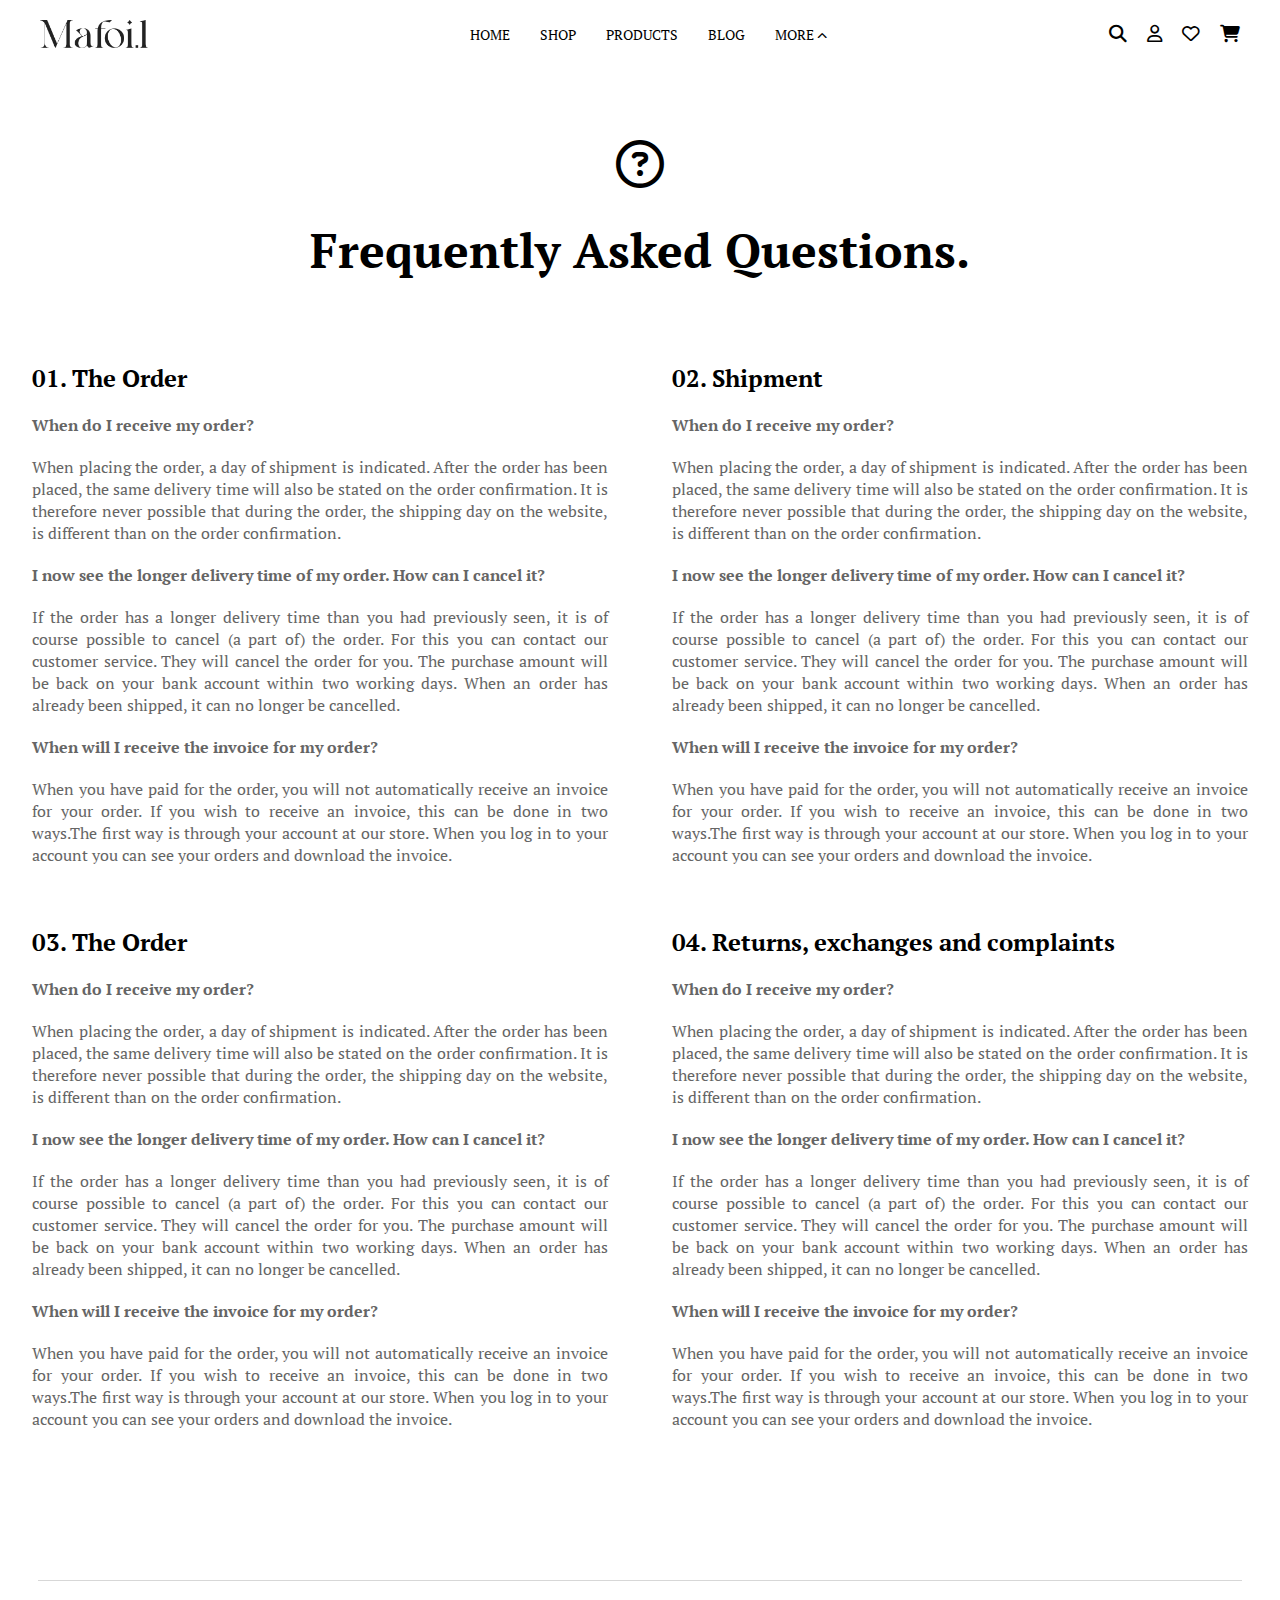
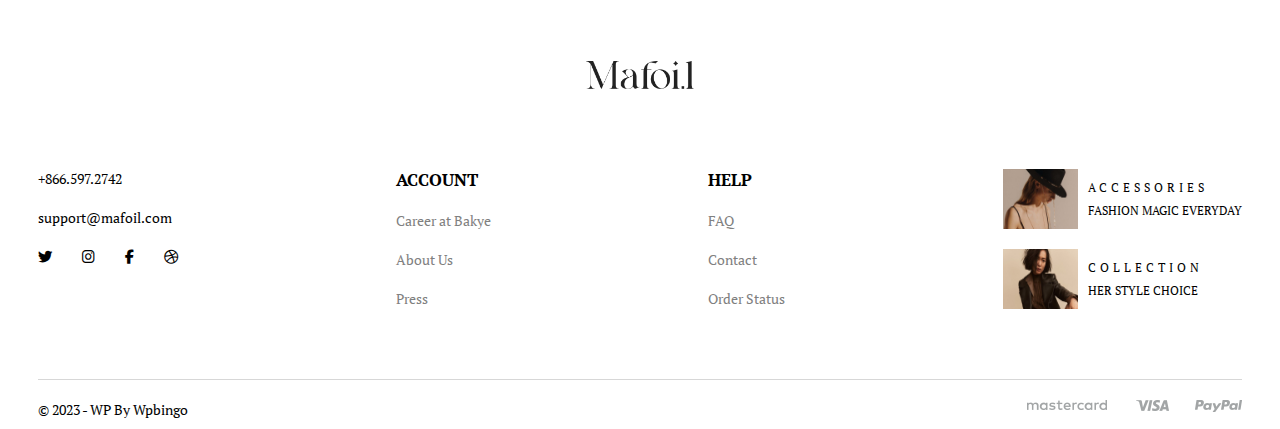
<file: faq.html>
<!DOCTYPE html>
<html lang="en">

<head>
    <meta charset="UTF-8">
    <meta name="viewport" content="width=device-width, initial-scale=1.0">
    <meta name="description"
        content="FAQ. Look at the most frequently asked questions and find answers to your own ones. ">
    <title>Frequently Asked Questions</title>
    <link rel="icon" type="image/x-icon" href="./images/banner1.jpg">
    <link rel="stylesheet" href="https://cdnjs.cloudflare.com/ajax/libs/font-awesome/6.4.2/css/all.min.css">
    <link rel="stylesheet" href="./css/faq.css">
</head>

<body>
    <header>
        <i class="fa-solid fa-bars"></i>
        <div class="logo"></div>
        <nav class="navbar">
            <ul>
                <li><a href="./index.html">HOME</a></li>
                <li><a href="./shop.html">SHOP</a></li>
                <li><a href="./productsexample.html">PRODUCTS</a></li>
                <li><a href="./blog.html">BLOG</a></li>
                <li class="more">
                    <a href="#">MORE <i class="fa-solid fa-chevron-up tick"></i></a>
                    <ul class="dropdown">
                        <li><a href="./about.html">About</a></li>
                        <li><a href="./contact.html">Contact</a></li>
                        <li><a href="./faq.html">FAQ</a></li>
                    </ul>
                </li>
            </ul>
        </nav>
        <div class="userSide">
            <i class="fa-solid fa-magnifying-glass fa-magnifying-glass1"></i>
            <i class="fa-regular fa-user fa-user1"></i>
            <i class="fa-regular fa-heart wlist"></i>
            <i class="fa-solid fa-cart-shopping shoplist"></i>
        </div>
    </header>

    <!-- Side Bar -->

    <div class="side">
        <div class="sidebar">
            <div class="sidetop">
                <div id="close"><i class="fa-solid fa-xmark"></i></div>
                <nav id="sideNav">
                    <ul class="sideMenu">
                        <li><a href="./index.html">HOME <i class="fa-solid fa-chevron-right"></i></a> </li>
                        <li><a href="./shop.html">SHOP <i class="fa-solid fa-chevron-right"></i></a> </li>
                        <li><a href="./productsexample.html">PRODUCTS <i class="fa-solid fa-chevron-right"></i></a> </li>
                        <li><a href="./blog.html">BLOG <i class="fa-solid fa-chevron-right"></i></a> </li>
                        <li id="moreItems"><a href="#">MORE <i class="fa-solid fa-chevron-right"></i></a></li>
                    </ul>
                </nav>
                <div class="moreItem">
                    <div id="back"><i class="fa-solid fa-chevron-left"></i> PAGES</div>
                    <div class="items">
                        <a href="./about.html">About <i class="fa-solid fa-chevron-right"></i></a>
                        <a href="./contact.html">Contact <i class="fa-solid fa-chevron-right"></i></a>
                        <a href="./faq.html">FAQ <i class="fa-solid fa-chevron-right"></i></a>
                    </div>

                </div>
            </div>

            <button class="sidebarBtn"> <i class="fa-regular fa-user fa-user2"></i> Login or Register</button>
        </div>
        <div class="opacarea"></div>
    </div>
    <!-- Search Bar -->
    <div id="searchBar">
        <div class="closing">What are you looking for? <i class="fa-solid fa-xmark"></i></div>
        <div class="input"> <input type="text" placeholder="Search..."> <i class="fa-solid fa-magnifying-glass"></i>
        </div>
    </div>


    <!--Questions-->
    <div class="questions">
        <i class="fa-regular fa-circle-question"></i>
        <h1>Frequently Asked Questions.</h1>
        <div class="question">
            <div class="top">
                <div>
                    <h2>01. The Order</h2>
                    <span>When do I receive my order?</span>
                         <p>When placing the order, a day of shipment is indicated. After the order has been placed, the
                        same delivery time will also be stated on the order confirmation. It is therefore never possible
                        that during the order, the shipping day on the website, is different than on the order
                        confirmation.</p>
                        

                        <span>I now see the longer delivery time of my order. How can I cancel it?</span>
                        <p>If the order has a longer delivery time than you had previously seen, it is of course possible
                        to cancel (a part of) the order. For this you can contact our customer service. They will cancel
                        the order for you. The purchase amount will be back on your bank account within two working
                        days. When an order has already been shipped, it can no longer be cancelled.</p>
                        
                        <span>When will I receive the invoice for my order?</span>
                        <p>When you have paid for the order, you will not automatically receive an invoice for your order.
                        If you wish to receive an invoice, this can be done in two ways.The first way is through your
                        account at our store. When you log in to your account you can see your orders and download the
                        invoice.</p>
                </div>
                <div>
                    <h2>02. Shipment</h2>
                    <span>When do I receive my order?</span>
                         <p>When placing the order, a day of shipment is indicated. After the order has been placed, the
                        same delivery time will also be stated on the order confirmation. It is therefore never possible
                        that during the order, the shipping day on the website, is different than on the order
                        confirmation.</p>
                        

                        <span>I now see the longer delivery time of my order. How can I cancel it?</span>
                        <p>If the order has a longer delivery time than you had previously seen, it is of course possible
                        to cancel (a part of) the order. For this you can contact our customer service. They will cancel
                        the order for you. The purchase amount will be back on your bank account within two working
                        days. When an order has already been shipped, it can no longer be cancelled.</p>
                        
                        <span>When will I receive the invoice for my order?</span>
                        <p>When you have paid for the order, you will not automatically receive an invoice for your order.
                        If you wish to receive an invoice, this can be done in two ways.The first way is through your
                        account at our store. When you log in to your account you can see your orders and download the
                        invoice.</p>
                </div>
            </div>
            <div class="top">
                <div>
                    <h2>03. The Order</h2>
                    <span>When do I receive my order?</span>
                         <p>When placing the order, a day of shipment is indicated. After the order has been placed, the
                        same delivery time will also be stated on the order confirmation. It is therefore never possible
                        that during the order, the shipping day on the website, is different than on the order
                        confirmation.</p>
                        

                        <span>I now see the longer delivery time of my order. How can I cancel it?</span>
                        <p>If the order has a longer delivery time than you had previously seen, it is of course possible
                        to cancel (a part of) the order. For this you can contact our customer service. They will cancel
                        the order for you. The purchase amount will be back on your bank account within two working
                        days. When an order has already been shipped, it can no longer be cancelled.</p>
                        
                        <span>When will I receive the invoice for my order?</span>
                        <p>When you have paid for the order, you will not automatically receive an invoice for your order.
                        If you wish to receive an invoice, this can be done in two ways.The first way is through your
                        account at our store. When you log in to your account you can see your orders and download the
                        invoice.</p>
                </div>
                <div>
                    <h2>04. Returns, exchanges and complaints</h2>
                    <span>When do I receive my order?</span>
                         <p>When placing the order, a day of shipment is indicated. After the order has been placed, the
                        same delivery time will also be stated on the order confirmation. It is therefore never possible
                        that during the order, the shipping day on the website, is different than on the order
                        confirmation.</p>
                        

                        <span>I now see the longer delivery time of my order. How can I cancel it?</span>
                        <p>If the order has a longer delivery time than you had previously seen, it is of course possible
                        to cancel (a part of) the order. For this you can contact our customer service. They will cancel
                        the order for you. The purchase amount will be back on your bank account within two working
                        days. When an order has already been shipped, it can no longer be cancelled.</p>
                        
                        <span>When will I receive the invoice for my order?</span>
                        <p>When you have paid for the order, you will not automatically receive an invoice for your order.
                        If you wish to receive an invoice, this can be done in two ways.The first way is through your
                        account at our store. When you log in to your account you can see your orders and download the
                        invoice.</p>
                        
                </div>
            </div>
        </div>

    </div>


    <!--Footer-->
    <footer>
        <div class="logo-f">
            <div class="logo"></div>
        </div>
        <div class="ftr">
            <div class="aboutSide">
                <a href="tel:+8665972742">+866.597.2742</a>
                <a href="mailto:support@mafoil.com">support@mafoil.com</a>
                <div class="social">
                    <a href="https://twitter.com/"><i class="fa-brands fa-twitter"></i></a>
                    <a href="https://instagram.com/"><i class="fa-brands fa-instagram"></i></a>
                    <a href="https://facebook.com/"><i class="fa-brands fa-facebook-f"></i></a>
                    <a href="https://dribbble.com/"><i class="fa-brands fa-dribbble"></i></a>
                </div>
            </div>
            <div class="sidetrim">
                <h3>ACCOUNT</h3>
                <a href="./about.html">Career at Bakye</a>
                <a href="./about.html">About Us</a>
                <a href="./blog.html">Press</a>
            </div>
            <div class="sidetrim">
                <h3>HELP</h3>
                <a href="./faq.html">FAQ</a>
                <a href="./contact.html">Contact</a>
                <a href="./shoplist.html">Order Status</a>
            </div>
            <div class="sidetrim">
                <div class="bgpost"><img src="./images/1-720x484.jpg" alt="" width="75px" height="60px">
                    <div class="texting">
                        <p class="hbg">ACCESSORIES</p>
                        <p>FASHION MAGIC EVERYDAY</p>
                    </div>
                </div>
                <div class="bgpost"><img src="./images/3-720x484.jpg" alt="" width="75px" height="60px">
                    <div class="texting">
                        <p class="hbg">COLLECTION</p>
                        <p>HER STYLE CHOICE</p>
                    </div>
                </div>
            </div>
        </div>
        </div>
        <div class="cr">© 2023 - WP By Wpbingo <img src="./images/payments.png" alt="" width="215px" height="12px">
        </div>
    </footer>


    <script src="https://cdnjs.cloudflare.com/ajax/libs/jquery/3.7.1/jquery.min.js"></script>
    <script src="./js/faq.js"></script>
</body>

</html>
</file>
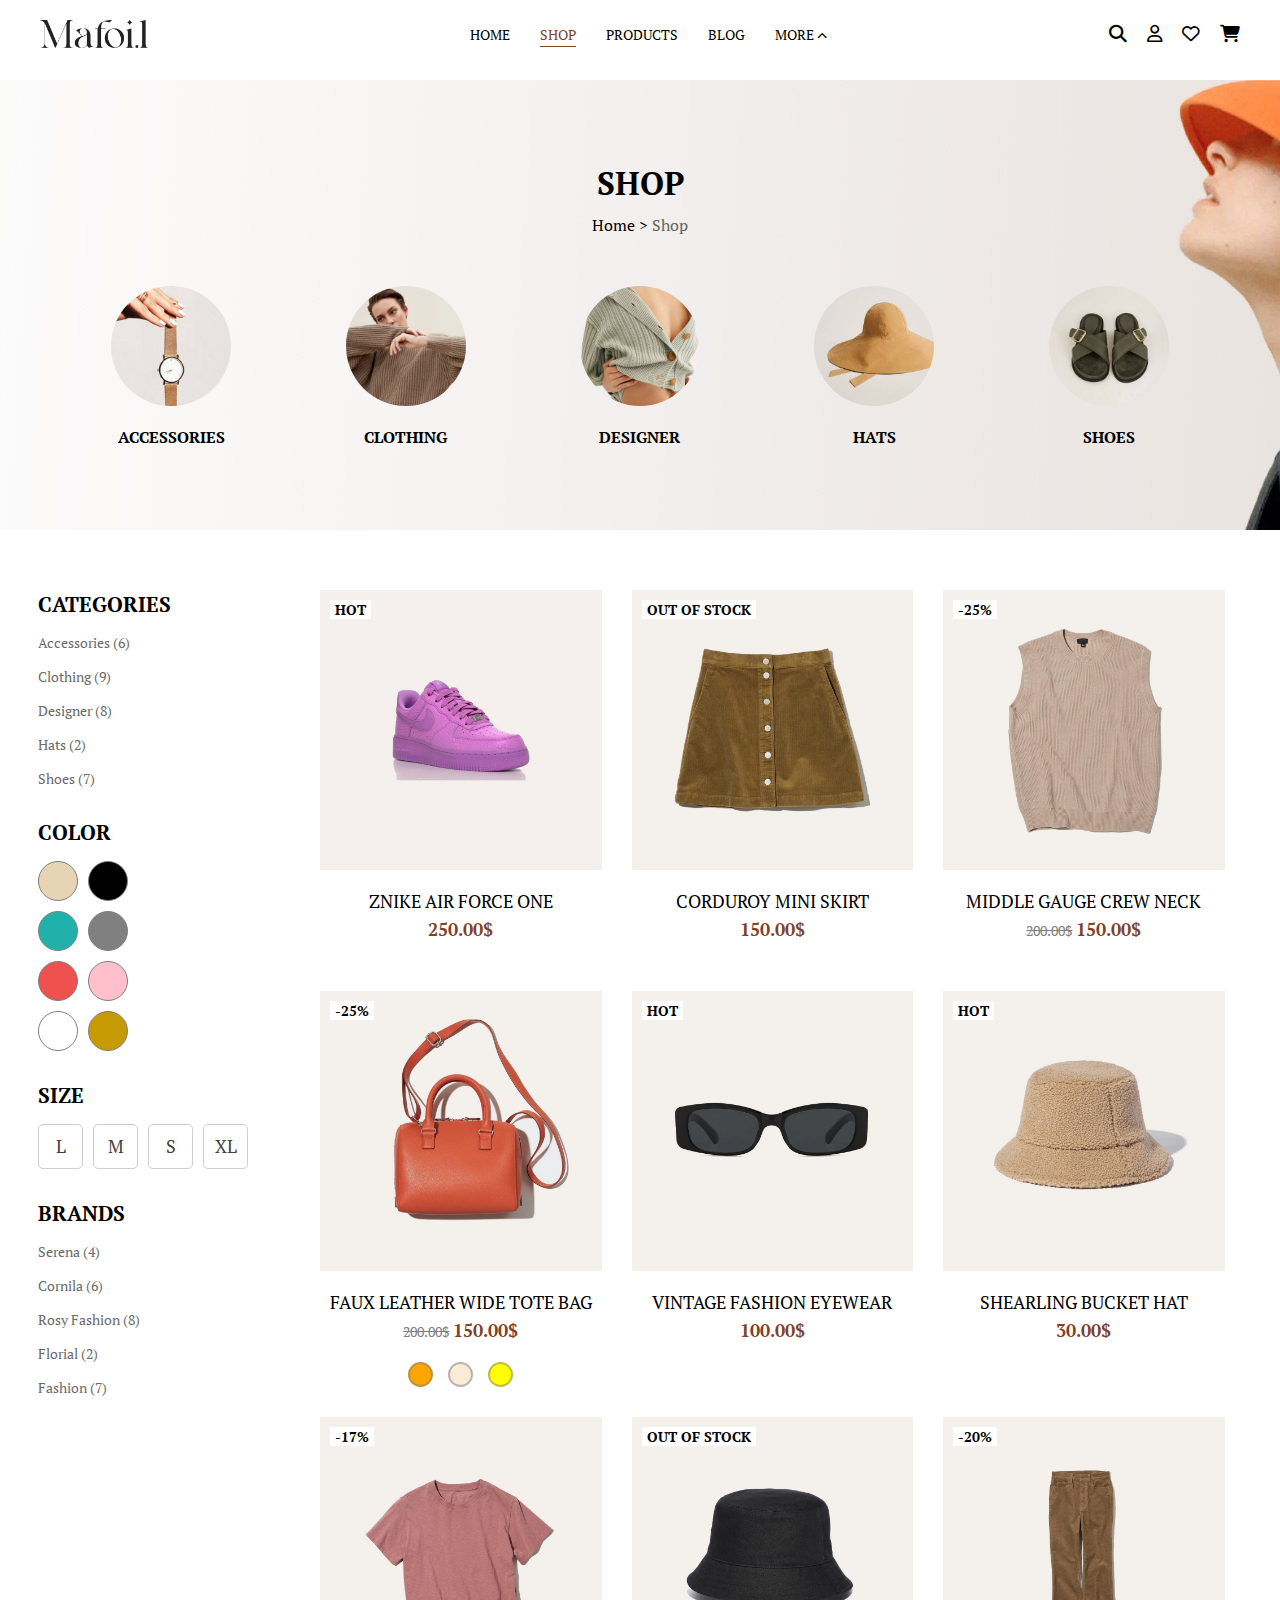
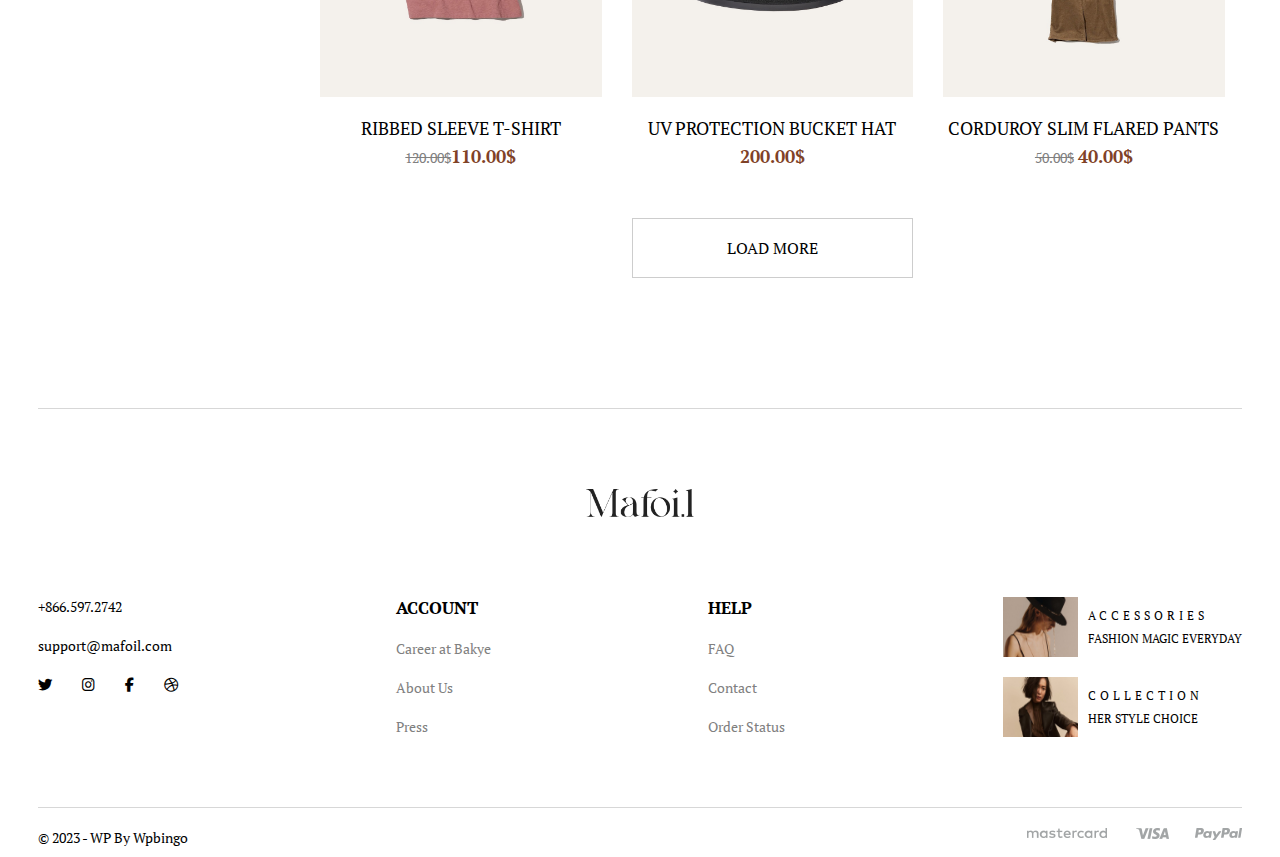
<file: shop.html>
<!DOCTYPE html>
<html lang="en">

<head>
    <meta charset="UTF-8">
    <meta name="viewport" content="width=device-width, initial-scale=1.0">
    <meta name="description"
        content="Shop from our store to elevate your style with the latest fashion trends. Browse a curated selection of clothing, accessories, and footwear for every occasion. Find your perfect look and express your unique fashion sense. Shop now and redefine your wardrobe!">
    <title>Shop</title>
    <link rel="icon" type="image/x-icon" href="./images/banner1.jpg">
    <link rel="stylesheet" href="https://cdnjs.cloudflare.com/ajax/libs/font-awesome/6.4.2/css/all.min.css">
    <link rel="stylesheet" href="./css/shop.css">
</head>

<body>
    <header>
        <i class="fa-solid fa-bars"></i>
        <div class="logo"></div>
        <nav class="navbar">
            <ul>
                <li><a href="./index.html">HOME</a></li>
                <li><a href="./shop.html" id="active">SHOP</a></li>
                <li><a href="./productsexample.html">PRODUCTS</a></li>
                <li><a href="./blog.html">BLOG</a></li>
                <li class="more">
                    <a href="#">MORE <i class="fa-solid fa-chevron-up tick"></i></a>
                    <ul class="dropdown">
                        <li><a href="./about.html">About</a></li>
                        <li><a href="./contact.html">Contact</a></li>
                        <li><a href="./faq.html">FAQ</a></li>
                    </ul>
                </li>
            </ul>
        </nav>
        <div class="userSide">
            <i class="fa-solid fa-magnifying-glass fa-magnifying-glass1"></i>
            <i class="fa-regular fa-user fa-user1"></i>
            <i class="fa-regular fa-heart wlist"></i>
            <i class="fa-solid fa-cart-shopping shoplist" ></i>
        </div>
    </header>

    <!-- Side Bar -->

    <div class="side">
        <div class="sidebar">
            <div class="sidetop">
                <div id="close"><i class="fa-solid fa-xmark"></i></div>
                <nav id="sideNav">
                    <ul class="sideMenu">
                        <li><a href="./index.html">HOME <i class="fa-solid fa-chevron-right"></i></a> </li>
                        <li><a href="./shop.html">SHOP <i class="fa-solid fa-chevron-right"></i></a> </li>
                        <li><a href="./productsexample.html">PRODUCTS <i class="fa-solid fa-chevron-right"></i></a> </li>
                        <li><a href="./blog.html">BLOG <i class="fa-solid fa-chevron-right"></i></a> </li>
                        <li id="moreItems"><a href="#">MORE <i class="fa-solid fa-chevron-right"></i></a></li>
                    </ul>
                </nav>
                <div class="moreItem">
                    <div id="back"><i class="fa-solid fa-chevron-left"></i> PAGES</div>
                    <div class="items">
                        <a href="./about.html">About <i class="fa-solid fa-chevron-right"></i></a>
                        <a href="./contact.html">Contact <i class="fa-solid fa-chevron-right"></i></a>
                        <a href="./faq.html">FAQ <i class="fa-solid fa-chevron-right"></i></a>
                    </div>

                </div>
            </div>

            <button class="sidebarBtn"> <i class="fa-regular fa-user fa-user2"></i> Login or Register</button>
        </div>
        <div class="opacarea"></div>
    </div>
    <!-- Search Bar -->
    <div id="searchBar">
        <div class="closing">What are you looking for? <i class="fa-solid fa-xmark"></i></div>
        <div class="input"> <input type="text" placeholder="Search..."> <i class="fa-solid fa-magnifying-glass"></i>
        </div>
    </div>
    <!-- Title -->
    <div class="title">
        <h1>SHOP</h1>
        <p> <span class="linked">Home</span> &gt; <span style=" color: #656565"> Shop</span></p>
        <div class="categories">
            <div class="accessoriesp">
                <img src="./images/ctg-7.jpg" alt="" width="120px" height="120px">
                <p>ACCESSORIES</p>
            </div>
            <div class="clothingp">
                <img src="./images/ctg-6.jpg" alt="" width="120px" height="120px">
                <p>CLOTHING</p>
            </div>
            <div class="designerp">
                <img src="./images/ctg-8.jpg" alt="" width="120px" height="120px">
                <p>DESIGNER</p>
            </div>
            <div class="hatsp">
                <img src="./images/5.jpg" alt="" width="120px" height="120px">
                <p>HATS</p>
            </div>
            <div class="shoesp">
                <img src="./images/ctg-5.jpg" alt="" width="120px" height="120px">
                <p>SHOES</p>
            </div>
        </div>

    </div>
    <!-- Main Part-->
    <div class="main">
        <div class="left">
            <div class="ctgs">
                <h3>CATEGORIES</h3>
                <p class="accessoriesp">Accessories (6)</p>
                <p class="clothingp">Clothing (9)</p>
                <p class="designerp">Designer (8)</p>
                <p class="hatsp">Hats (2)</p>
                <p class="shoesp">Shoes (7)</p>
            </div>
            <div class="colors">
                <h3>COLOR</h3>
                <div class="color">
                    <div id="beige"></div>
                    <div id="black"></div>
                    <div id="green"></div>
                    <div id="gray"></div>
                    <div id="red"></div>
                    <div id="pink"></div>
                    <div id="white"></div>
                    <div id="yellow"></div>
                </div>
            </div>
            <div class="size">
                <h3>SIZE</h3>
                <div class="sz">
                    <div id="l">L</div>
                    <div id="m">M</div>
                    <div id="s">S</div>
                    <div id="xl">XL</div>
                </div>
            </div>
            <div class="brands">
                <h3>BRANDS</h3>
                <p id="Serena">Serena (4)</p>
                <p id="Cornila">Cornila (6)</p>
                <p id="RosyFashion">Rosy Fashion (8)</p>
                <p id="Florial">Florial (2)</p>
                <p id="Fashion">Fashion (7)</p>
            </div>
        </div>
        <div class="right">
            <div class="rbottom">
                <div class="product pinked shoes s serena" >
                    <div class="productPic-1 product-1" data-name="ZNIKE AIR FORCE ONE" data-price="250.00$" data-img1="./images/22-1.jpg" data-img2="./images/22-2.jpg">
                        <p>HOT</p>
                        <div class="shop-options">
                            <i class="fa-solid fa-basket-shopping" data-name="ZNIKE AIR FORCE ONE" data-price="250.00$" data-img1="./images/22-1.jpg" data-img2="./images/22-2.jpg"></i>
                            <i class="fa-regular fa-heart heart-1" data-name="ZNIKE AIR FORCE ONE" data-price="250.00$" data-img1="./images/22-1.jpg" data-img2="./images/22-2.jpg"></i>
                            <i class="fa-solid fa-magnifying-glass fa-magnifying-glass-2" data-name="ZNIKE AIR FORCE ONE" data-price="250.00$" data-img1="./images/22-1.jpg" data-img2="./images/22-2.jpg"></i>
                        </div>
                    </div>
                    <h4>ZNIKE AIR FORCE ONE</h4>
                    <div class="price"><span style="color: #7F4227; font-weight: 700; font-size: 1.1em;">250.00$</span>
                    </div>
                </div>
                
                <div class="product beiged designer xl cornila">
                    <div class="productPic-1 product-2" data-name="CORDUROY MINI SKIRT" data-price="150.00$" data-img1="./images/33-1.jpg" data-img2="./images/33-3.jpg">
                        <p>OUT OF STOCK</p>
                        <div class="shop-options">
                            <i class="fa-solid fa-basket-shopping" data-name="CORDUROY MINI SKIRT" data-price="150.00$" data-img1="./images/33-1.jpg" data-img2="./images/33-3.jpg"></i>
                            <i class="fa-regular fa-heart heart-1" data-name="CORDUROY MINI SKIRT" data-price="150.00$" data-img1="./images/33-1.jpg" data-img2="./images/33-3.jpg"></i>
                            <i class="fa-solid fa-magnifying-glass fa-magnifying-glass-2" data-name="CORDUROY MINI SKIRT" data-price="150.00$" data-img1="./images/33-1.jpg" data-img2="./images/33-3.jpg"></i>
                        </div>
                    </div>
                    <h4>CORDUROY MINI SKIRT</h4>
                    <div class="price"><span style="color: #7F4227; font-weight: 700; font-size: 1.1em;">150.00$</span>
                    </div>
                </div>
                <div class="product beiged clothing m rosyfashion">
                    <div class="productPic-1 product-3"  data-name="MIDDLE GAUGE CREW NECK" data-price="150.00$" data-img1="./images/10-1.jpg" data-img2="./images/10-2.jpg">
                        <p>-25%</p>
                        <div class="shop-options">
                            <i class="fa-solid fa-basket-shopping"  data-name="MIDDLE GAUGE CREW NECK" data-price="150.00$" data-img1="./images/10-1.jpg" data-img2="./images/10-2.jpg"></i>
                            <i class="fa-regular fa-heart heart-1"  data-name="MIDDLE GAUGE CREW NECK" data-price="150.00$" data-img1="./images/10-1.jpg" data-img2="./images/10-2.jpg"></i>
                            <i class="fa-solid fa-magnifying-glass fa-magnifying-glass-2"  data-name="MIDDLE GAUGE CREW NECK" data-price="150.00$" data-img1="./images/10-1.jpg" data-img2="./images/10-2.jpg"></i>
                        </div>
                    </div>
                    <h4>MIDDLE GAUGE CREW NECK</h4>
                    <div class="price"><s style="font-weight: 500;font-size: 0.9em; color: gray;">200.00$</s> <span
                            style="color: #7F4227; font-weight: 700; font-size: 1.1em;">150.00$</span>
                    </div>
                </div>
                <div class="product reded  l accessories florial" >
                    <div class="productPic-1 product-4" data-name="FAUX LEATHER WIDE TOTE BAG" data-price="150.00$" data-img1="./images/19-1.jpg" data-img2="./images/19-3.jpg">
                        <p>-25%</p>
                        <div class="shop-options">
                            <i class="fa-solid fa-basket-shopping" data-name="FAUX LEATHER WIDE TOTE BAG" data-price="150.00$" data-img1="./images/19-1.jpg" data-img2="./images/19-3.jpg"></i>
                            <i class="fa-regular fa-heart heart-1" data-name="FAUX LEATHER WIDE TOTE BAG" data-price="150.00$" data-img1="./images/19-1.jpg" data-img2="./images/19-3.jpg"></i>
                            <i class="fa-solid fa-magnifying-glass fa-magnifying-glass-2" data-name="FAUX LEATHER WIDE TOTE BAG" data-price="150.00$" data-img1="./images/19-1.jpg" data-img2="./images/19-3.jpg"></i>
                        </div>
                    </div>
                    <h4>FAUX LEATHER WIDE TOTE BAG</h4>
                    <div class="price"><s style="font-weight: 500;font-size: 0.9em; color: gray;">200.00$</s> <span
                            style="color: #7F4227; font-weight: 700; font-size: 1.1em;">150.00$</span>
                    </div>
                    <div class="variants">
                        <div class="orange"></div>
                        <div class="white"></div>
                        <div class="yellow"></div>
                    </div>
                </div>
                <div class="product blacked fashion s accessories" >
                    <div class="productPic-1 product-5" data-name="VINTAGE FASHION EYEWEAR" data-price="100.00$" data-img1="./images/16-1.jpg" data-img2="./images/16-2.jpg">
                        <p>HOT</p>
                        <div class="shop-options">
                            <i class="fa-solid fa-basket-shopping" data-name="VINTAGE FASHION EYEWEAR" data-price="100.00$" data-img1="./images/16-1.jpg" data-img2="./images/16-2.jpg"></i>
                            <i class="fa-regular fa-heart heart-1" data-name="VINTAGE FASHION EYEWEAR" data-price="100.00$" data-img1="./images/16-1.jpg" data-img2="./images/16-2.jpg"></i>
                            <i class="fa-solid fa-magnifying-glass fa-magnifying-glass-2" data-name="VINTAGE FASHION EYEWEAR" data-price="100.00$" data-img1="./images/16-1.jpg" data-img2="./images/16-2.jpg"></i>
                        </div>
                    </div>
                    <h4>VINTAGE FASHION EYEWEAR</h4>
                    <div class="price">
                        <span style="color: #7F4227; font-weight: 700; font-size: 1.1em;">100.00$</span>
                    </div>
                </div>
                <div class="product yellowed m cornila hats" >
                    <div class="productPic-1 product-6" data-name="SHEARLING BUCKET HAT" data-price="30.00$" data-img1="./images/2-1.jpg" data-img2="./images/2-2.jpg">
                        <p>HOT</p>
                        <div class="shop-options">
                            <i class="fa-solid fa-basket-shopping" data-name="SHEARLING BUCKET HAT" data-price="30.00$" data-img1="./images/2-1.jpg" data-img2="./images/2-2.jpg"></i>
                            <i class="fa-regular fa-heart heart-1" data-name="SHEARLING BUCKET HAT" data-price="30.00$" data-img1="./images/2-1.jpg" data-img2="./images/2-2.jpg"></i>
                            <i class="fa-solid fa-magnifying-glass fa-magnifying-glass-2" data-name="SHEARLING BUCKET HAT" data-price="30.00$" data-img1="./images/2-1.jpg" data-img2="./images/2-2.jpg"></i>
                        </div>
                    </div>
                    <h4>SHEARLING BUCKET HAT</h4>
                    <div class="price">
                        <span style="color: #7F4227; font-weight: 700; font-size: 1.1em;">30.00$</span>
                    </div>
                </div>
                <div class="product pinked l rosyfashion designer" >
                    <div class="productPic-1 product-7" data-name="RIBBED SLEEVE T-SHIRT" data-price="110.00$" data-img1="./images/14-1.jpg" data-img2="./images/14-2.jpg">
                        <p>-17%</p>
                        <div class="shop-options">
                            <i class="fa-solid fa-basket-shopping" data-name="RIBBED SLEEVE T-SHIRT" data-price="110.00$" data-img1="./images/14-1.jpg" data-img2="./images/14-2.jpg"></i>
                            <i class="fa-regular fa-heart heart-1" data-name="RIBBED SLEEVE T-SHIRT" data-price="110.00$" data-img1="./images/14-1.jpg" data-img2="./images/14-2.jpg"></i>
                            <i class="fa-solid fa-magnifying-glass fa-magnifying-glass-2" data-name="RIBBED SLEEVE T-SHIRT" data-price="110.00$" data-img1="./images/14-1.jpg" data-img2="./images/14-2.jpg"></i>
                        </div>
                    </div>
                    <h4>RIBBED SLEEVE T-SHIRT</h4>
                    <div class="price"><s style="font-weight: 500;font-size: 0.9em; color: gray;">120.00$</s><span
                            style="color: #7F4227; font-weight: 700; font-size: 1.1em;">110.00$</span>
                    </div>
                </div>
                <div class="product blacked xl hats florial" >
                    <div class="productPic-1 product-8" data-name="UV PROTECTION BUCKET HAT" data-price="200.00$" data-img1="./images/9-1.jpg" data-img2="./images/9-2.jpg">
                        <p>OUT OF STOCK</p>
                        <div class="shop-options">
                            <i class="fa-solid fa-basket-shopping" data-name="UV PROTECTION BUCKET HAT" data-price="200.00$" data-img1="./images/9-1.jpg" data-img2="./images/9-2.jpg"></i>
                            <i class="fa-regular fa-heart heart-1" data-name="UV PROTECTION BUCKET HAT" data-price="200.00$" data-img1="./images/9-1.jpg" data-img2="./images/9-2.jpg"></i>
                            <i class="fa-solid fa-magnifying-glass fa-magnifying-glass-2" data-name="UV PROTECTION BUCKET HAT" data-price="200.00$" data-img1="./images/9-1.jpg" data-img2="./images/9-2.jpg"></i>
                        </div>
                    </div>
                    <h4>UV PROTECTION BUCKET HAT</h4>
                    <div class="price"><span style="color: #7F4227; font-weight: 700; font-size: 1.1em;">200.00$</span>
                    </div>
                </div>
                <div class="product greened fashion m clothing" >
                    <div class="productPic-1 product-9" data-name="CORDUROY SLIM FLARED PANTS" data-price="40.00$" data-img1="./images/28-1.jpg" data-img2="./images/28-2.jpg">
                        <p>-20%</p>
                        <div class="shop-options">
                            <i class="fa-solid fa-basket-shopping" data-name="CORDUROY SLIM FLARED PANTS" data-price="40.00$" data-img1="./images/28-1.jpg" data-img2="./images/28-2.jpg"></i>
                            <i class="fa-regular fa-heart heart-1" data-name="CORDUROY SLIM FLARED PANTS" data-price="40.00$" data-img1="./images/28-1.jpg" data-img2="./images/28-2.jpg"></i>
                            <i class="fa-solid fa-magnifying-glass fa-magnifying-glass-2" data-name="CORDUROY SLIM FLARED PANTS" data-price="40.00$" data-img1="./images/28-1.jpg" data-img2="./images/28-2.jpg"></i>
                        </div>
                    </div>
                    <h4>CORDUROY SLIM FLARED PANTS</h4>
                    <div class="price"><s style="font-weight: 500;font-size: 0.9em; color: gray;">50.00$</s> <span
                            style="color: #7F4227; font-weight: 700; font-size: 1.1em;">40.00$</span>
                    </div>
                </div>
                <div class="product section-2 greened designer xl fashion" >
                    <div class="productPic-1 product-10" data-name="FLANNEL PANTS" data-price="100.00$" data-img1="./images/29-1.jpg" data-img2="./images/29-2.jpg">
                        <p>-17%</p>
                        <div class="shop-options">
                            <i class="fa-solid fa-basket-shopping" data-name="FLANNEL PANTS" data-price="100.00$" data-img1="./images/29-1.jpg" data-img2="./images/29-2.jpg"></i>
                            <i class="fa-regular fa-heart heart-1" data-name="FLANNEL PANTS" data-price="100.00$" data-img1="./images/29-1.jpg" data-img2="./images/29-2.jpg"></i>
                            <i class="fa-solid fa-magnifying-glass fa-magnifying-glass-2" data-name="FLANNEL PANTS" data-price="100.00$" data-img1="./images/29-1.jpg" data-img2="./images/29-2.jpg"></i>
                        </div>
                    </div>
                    <h4>FLANNEL PANTS</h4>
                    <div class="price"><s style="font-weight: 500;font-size: 0.9em; color: gray;">120.00$</s> <span
                            style="color: #7F4227; font-weight: 700; font-size: 1.1em;">100.00$</span>
                    </div>
                </div>
                <div class="product section-2 grayed rosyfashion l clothing" >
                    <div class="productPic-1 product-11" data-name="COTTON DOLMAN OVERSIZED" data-price="70.00$" data-img1="./images/15-1.jpg" data-img2="./images/15-2.jpg">
                        <p>-30%</p>
                        <div class="shop-options">
                            <i class="fa-solid fa-basket-shopping" data-name="COTTON DOLMAN OVERSIZED" data-price="70.00$" data-img1="./images/15-1.jpg" data-img2="./images/15-2.jpg"></i>
                            <i class="fa-regular fa-heart heart-1" data-name="COTTON DOLMAN OVERSIZED" data-price="70.00$" data-img1="./images/15-1.jpg" data-img2="./images/15-2.jpg"></i>
                            <i class="fa-solid fa-magnifying-glass fa-magnifying-glass-2" data-name="COTTON DOLMAN OVERSIZED" data-price="70.00$" data-img1="./images/15-1.jpg" data-img2="./images/15-2.jpg"></i>
                        </div>
                    </div>
                    <h4>COTTON DOLMAN OVERSIZED</h4>
                    <div class="price"><s style="font-weight: 500;font-size: 0.9em; color: gray;">100.00$</s> <span
                            style="color: #7F4227; font-weight: 700; font-size: 1.1em;">70.00$</span>
                    </div>
                    <div class="variants">
                        <div class="black"></div>
                        <div class="gray"></div>
                    </div>
                </div>
                <div class="product section-2 pinked s shoes serena" >
                    <div class="productPic-1 product-12" data-name="FLEECE FURRY SLIPPERS" data-price="25.00$" data-img1="./images/4-1.jpg" data-img2="./images/4-2.jpg">
                        <p>-17%</p>
                        <div class="shop-options">
                            <i class="fa-solid fa-basket-shopping" data-name="FLEECE FURRY SLIPPERS" data-price="25.00$" data-img1="./images/4-1.jpg" data-img2="./images/4-2.jpg"></i>
                            <i class="fa-regular fa-heart heart-1" data-name="FLEECE FURRY SLIPPERS" data-price="25.00$" data-img1="./images/4-1.jpg" data-img2="./images/4-2.jpg"></i>
                            <i class="fa-solid fa-magnifying-glass fa-magnifying-glass-2" data-name="FLEECE FURRY SLIPPERS" data-price="25.00$" data-img1="./images/4-1.jpg" data-img2="./images/4-2.jpg"></i>
                        </div>
                    </div>
                    <h4>FLEECE FURRY SLIPPERS</h4>
                    <div class="price"><s style="font-weight: 500;font-size: 0.9em; color: gray;">30.00$</s> <span
                            style="color: #7F4227; font-weight: 700; font-size: 1.1em;">25.00$</span>
                    </div>
                </div>
                <div class="product section-2 whited serena xl designer" >
                    <div class="productPic-1 product-13" data-name="V-NECK LONG-SLEEVE" data-price="25.00$" data-img1="./images/12-1.jpg" data-img2="./images/12-2.jpg">
                        <p>HOT</p>
                        <div class="shop-options">
                            <i class="fa-solid fa-basket-shopping" data-name="V-NECK LONG-SLEEVE" data-price="25.00$" data-img1="./images/12-1.jpg" data-img2="./images/12-2.jpg"></i>
                            <i class="fa-regular fa-heart heart-1" data-name="V-NECK LONG-SLEEVE" data-price="25.00$" data-img1="./images/12-1.jpg" data-img2="./images/12-2.jpg"></i>
                            <i class="fa-solid fa-magnifying-glass fa-magnifying-glass-2" data-name="V-NECK LONG-SLEEVE" data-price="25.00$" data-img1="./images/12-1.jpg" data-img2="./images/12-2.jpg"></i>
                        </div>
                    </div>
                    <h4>V-NECK LONG-SLEEVE</h4>
                    <div class="price"><span style="color: #7F4227; font-weight: 700; font-size: 1.1em;">25.00$</span>
                    </div>
                </div>
                <div class="product section-2 yellowed rosyfashion l clothing" >
                    <div class="productPic-1 product-14" data-name="LONG-SLEEVE T-SHIRT" data-price="125.00$" data-img1="./images/31.jpg" data-img2="./images/31-1.jpg">
                        <p>OUT OF STOCK</p>
                        <div class="shop-options">
                            <i class="fa-solid fa-basket-shopping" data-name="LONG-SLEEVE T-SHIRT" data-price="125.00$" data-img1="./images/31.jpg" data-img2="./images/31-1.jpg"></i>
                            <i class="fa-regular fa-heart heart-1" data-name="LONG-SLEEVE T-SHIRT" data-price="125.00$" data-img1="./images/31.jpg" data-img2="./images/31-1.jpg"></i>
                            <i class="fa-solid fa-magnifying-glass fa-magnifying-glass-2" data-name="LONG-SLEEVE T-SHIRT" data-price="125.00$" data-img1="./images/31.jpg" data-img2="./images/31-1.jpg"></i>
                        </div>
                    </div>
                    <h4>LONG-SLEEVE T-SHIRT</h4>
                    <div class="price"><span style="color: #7F4227; font-weight: 700; font-size: 1.1em;">125.00$</span>
                    </div>
                </div>
                <div class="product section-2 yellowed s cornila accessories" >
                    <div class="productPic-1 product-15" data-name="FLEECE NECK WARMER" data-price="80.00$" data-img1="./images/26-1.jpg" data-img2="./images/26-2.jpg">
                        <p>HOT</p>
                        <div class="shop-options">
                            <i class="fa-solid fa-basket-shopping" data-name="FLEECE NECK WARMER" data-price="80.00$" data-img1="./images/26-1.jpg" data-img2="./images/26-2.jpg"></i>
                            <i class="fa-regular fa-heart heart-1" data-name="FLEECE NECK WARMER" data-price="80.00$" data-img1="./images/26-1.jpg" data-img2="./images/26-2.jpg"></i>
                            <i class="fa-solid fa-magnifying-glass fa-magnifying-glass-2" data-name="FLEECE NECK WARMER" data-price="80.00$" data-img1="./images/26-1.jpg" data-img2="./images/26-2.jpg"></i>
                        </div>
                    </div>
                    <h4>FLEECE NECK WARMER</h4>
                    <div class="price"><span style="color: #7F4227; font-weight: 700; font-size: 1.1em;">80.00$</span>
                    </div>
                </div>
                <div class="product section-2 pinked s designer rosyfashion" >
                    <div class="productPic-1 product-16" data-name="RAYON BLOUSE" data-price="100.00$" data-img1="./images/6-1.jpg" data-img2="./images/6-2.jpg">
                        <p>-33%</p>
                        <div class="shop-options">
                            <i class="fa-solid fa-basket-shopping" data-name="RAYON BLOUSE" data-price="100.00$" data-img1="./images/6-1.jpg" data-img2="./images/6-2.jpg"></i>
                            <i class="fa-regular fa-heart heart-1" data-name="RAYON BLOUSE" data-price="100.00$" data-img1="./images/6-1.jpg" data-img2="./images/6-2.jpg"></i>
                            <i class="fa-solid fa-magnifying-glass fa-magnifying-glass-2" data-name="RAYON BLOUSE" data-price="100.00$" data-img1="./images/6-1.jpg" data-img2="./images/6-2.jpg"></i>
                        </div>
                    </div>
                    <h4>RAYON BLOUSE</h4>
                    <div class="price"><s style="font-weight: 500;font-size: 0.9em; color: gray;">130.00$</s> <span
                            style="color: #7F4227; font-weight: 700; font-size: 1.1em;">100.00$</span>
                    </div>
                </div>
                <div class="product section-2 grayed fashion xl clothing" >
                    <div class="productPic-1 product-17" data-name="RIBBED CROPPED T-SHIRT" data-price="100.00$" data-img1="./images/3-1.jpg" data-img2="./images/3-2.jpg">
                        <p>-33%</p>
                        <div class="shop-options">
                            <i class="fa-solid fa-basket-shopping" data-name="RIBBED CROPPED T-SHIRT" data-price="100.00$" data-img1="./images/3-1.jpg" data-img2="./images/3-2.jpg"></i>
                            <i class="fa-regular fa-heart heart-1" data-name="RIBBED CROPPED T-SHIRT" data-price="100.00$" data-img1="./images/3-1.jpg" data-img2="./images/3-2.jpg"></i>
                            <i class="fa-solid fa-magnifying-glass fa-magnifying-glass-2" data-name="RIBBED CROPPED T-SHIRT" data-price="100.00$" data-img1="./images/3-1.jpg" data-img2="./images/3-2.jpg"></i>
                        </div>
                    </div>
                    <h4>RIBBED CROPPED T-SHIRT</h4>
                    <div class="price"><s style="font-weight: 500;font-size: 0.9em; color: gray;">130.00$</s> <span
                            style="color: #7F4227; font-weight: 700; font-size: 1.1em;">100.00$</span>
                    </div>
                </div>
                <div class="product section-2 grayed designer m florial" >
                    <div class="productPic-1 product-18" data-name="SIDE PLEATED NARROW SKIRT" data-price="150.00$" data-img1="./images/18-1.jpg" data-img2="./images/18-2.jpg">
                        <p>-40%</p>
                        <div class="shop-options">
                            <i class="fa-solid fa-basket-shopping" data-name="SIDE PLEATED NARROW SKIRT" data-price="150.00$" data-img1="./images/18-1.jpg" data-img2="./images/18-2.jpg"></i>
                            <i class="fa-regular fa-heart heart-1" data-name="SIDE PLEATED NARROW SKIRT" data-price="150.00$" data-img1="./images/18-1.jpg" data-img2="./images/18-2.jpg"></i>
                            <i class="fa-solid fa-magnifying-glass fa-magnifying-glass-2" data-name="SIDE PLEATED NARROW SKIRT" data-price="150.00$" data-img1="./images/18-1.jpg" data-img2="./images/18-2.jpg"></i>
                        </div>
                    </div>
                    <h4>SIDE PLEATED NARROW SKIRT</h4>
                    <div class="price"><s style="font-weight: 500;font-size: 0.9em; color: gray;">250.00$</s> <span
                            style="color: #7F4227; font-weight: 700; font-size: 1.1em;">150.00$</span>
                    </div>
                </div>
            </div>
            <button class="loadmore">LOAD MORE</button>
        </div>
    </div>
    <!--Footer-->
    <footer>
        <div class="logo-f">
            <div class="logo"></div>
        </div>
        <div class="ftr">
            <div class="aboutSide">
                <a href="tel:+8665972742">+866.597.2742</a>
                <a href="mailto:support@mafoil.com">support@mafoil.com</a>
                <div class="social">
                    <a href="https://twitter.com/"><i class="fa-brands fa-twitter"></i></a>
                    <a href="https://instagram.com/"><i class="fa-brands fa-instagram"></i></a>
                    <a href="https://facebook.com/"><i class="fa-brands fa-facebook-f"></i></a>
                    <a href="https://dribbble.com/"><i class="fa-brands fa-dribbble"></i></a>
                </div>
            </div>
            <div class="sidetrim">
                <h3>ACCOUNT</h3>
                <a href="./about.html">Career at Bakye</a>
                <a href="./about.html">About Us</a>
                <a href="./blog.html">Press</a>
            </div>
            <div class="sidetrim">
                <h3>HELP</h3>
                <a href="./faq.html">FAQ</a>
                <a href="./contact.html">Contact</a>
                <a href="./shoplist.html">Order Status</a>
            </div>
            <div class="sidetrim">
                <div class="bgpost"><img src="./images/1-720x484.jpg" alt="" width="75px" height="60px">
                    <div class="texting">
                        <p class="hbg">ACCESSORIES</p>
                        <p>FASHION MAGIC EVERYDAY</p>
                    </div>
                </div>
                <div class="bgpost"><img src="./images/3-720x484.jpg" alt="" width="75px" height="60px">
                    <div class="texting">
                        <p class="hbg">COLLECTION</p>
                        <p>HER STYLE CHOICE</p>
                    </div>
                </div>
            </div>
        </div>
        </div>
        <div class="cr">© 2023 - WP By Wpbingo <img src="./images/payments.png" alt="" width="215px" height="12px">
        </div>
    </footer>


    <script src="https://cdnjs.cloudflare.com/ajax/libs/jquery/3.7.1/jquery.min.js"></script>
    <script src="./js/shop.js"></script>
</body>

</html>
</file>
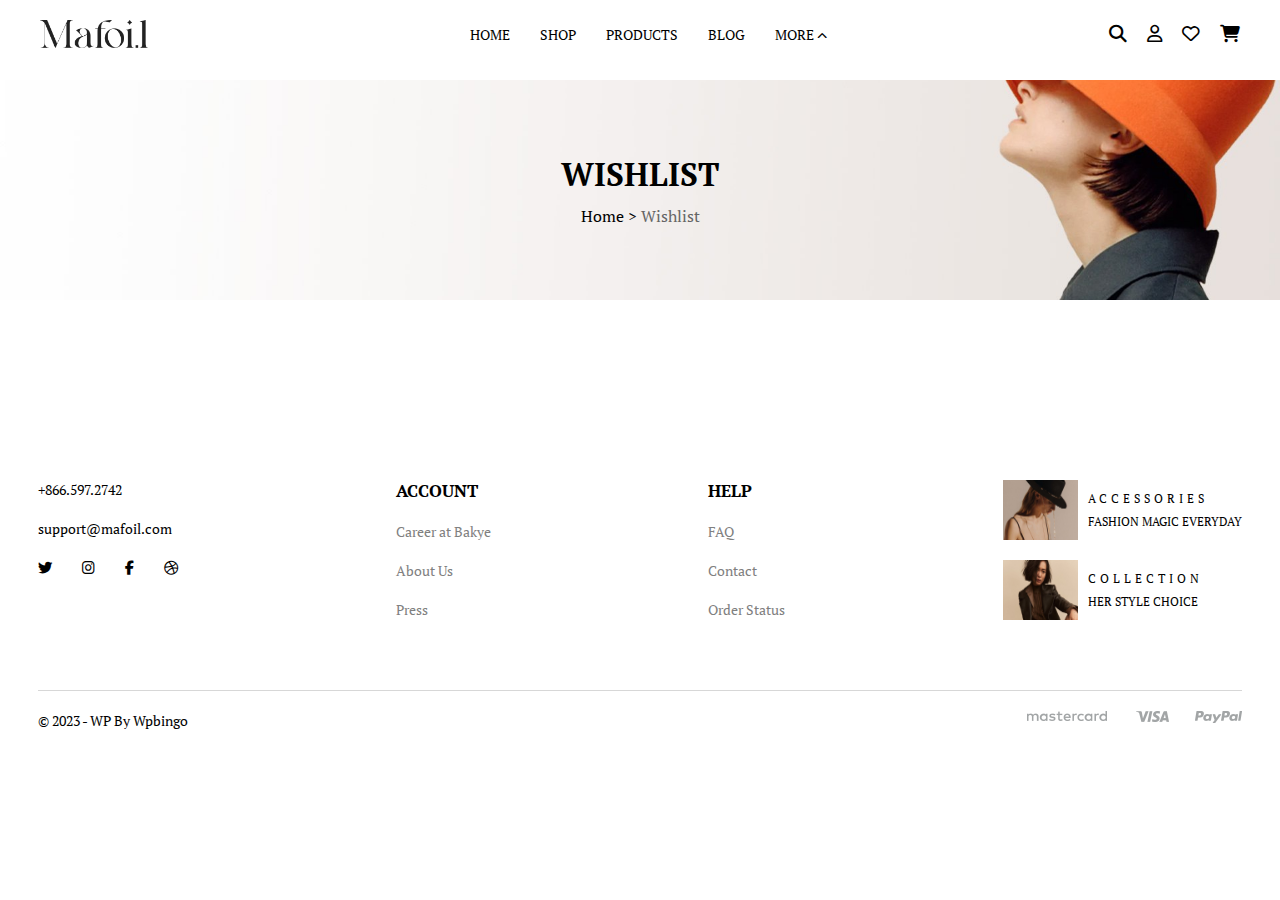
<file: wishlist.html>
<!DOCTYPE html>
<html lang="en">

<head>
    <meta charset="UTF-8">
    <meta name="viewport" content="width=device-width, initial-scale=1.0">
    <meta name="description"
        content="Elevate your style with the latest fashion trends. Browse a curated selection of clothing, accessories, and footwear for every occasion. Find your perfect look and express your unique fashion sense. Shop now and redefine your wardrobe!">
    <title>Wishlist</title>
    <link rel="icon" type="image/x-icon" href="./images/banner1.jpg">
    <link rel="stylesheet" href="https://cdnjs.cloudflare.com/ajax/libs/font-awesome/6.4.2/css/all.min.css">
    <link rel="stylesheet" href="./css/wishlist.css">
</head>

<body>

    <!--Header-->

    <header>
        <i class="fa-solid fa-bars"></i>
        <div class="logo"></div>
        <nav class="navbar">
            <ul>
                <li><a href="./index.html">HOME</a></li>
                <li><a href="./shop.html">SHOP</a></li>
                <li><a href="./productsexample.html">PRODUCTS</a></li>
                <li><a href="./blog.html">BLOG</a></li>
                <li class="more">
                    <a href="#">MORE <i class="fa-solid fa-chevron-up tick"></i></a>
                    <ul class="dropdown">
                        <li><a href="./about.html">About</a></li>
                        <li><a href="./contact.html">Contact</a></li>
                        <li><a href="./faq.html">FAQ</a></li>
                    </ul>
                </li>
            </ul>
        </nav>
        <div class="userSide">
            <i class="fa-solid fa-magnifying-glass fa-magnifying-glass1"></i>
            <i class="fa-regular fa-user fa-user1"></i>
            <i class="fa-regular fa-heart wlist"></i>
            <i class="fa-solid fa-cart-shopping shoplist"></i>
        </div>
    </header>

    <!-- Side Bar -->

    <div class="side">
        <div class="sidebar">
            <div class="sidetop">
                <div id="close"><i class="fa-solid fa-xmark"></i></div>
                <nav id="sideNav">
                    <ul class="sideMenu">
                        <li><a href="./index.html">HOME <i class="fa-solid fa-chevron-right"></i></a> </li>
                        <li><a href="./shop.html">SHOP <i class="fa-solid fa-chevron-right"></i></a> </li>
                        <li><a href="./productsexample.html">PRODUCTS <i class="fa-solid fa-chevron-right"></i></a>
                        </li>
                        <li><a href="./blog.html">BLOG <i class="fa-solid fa-chevron-right"></i></a> </li>
                        <li id="moreItems"><a href="#">MORE <i class="fa-solid fa-chevron-right"></i></a></li>
                    </ul>
                </nav>
                <div class="moreItem">
                    <div id="back"><i class="fa-solid fa-chevron-left"></i> PAGES</div>
                    <div class="items">
                        <a href="./about.html">About <i class="fa-solid fa-chevron-right"></i></a>
                        <a href="./contact.html">Contact <i class="fa-solid fa-chevron-right"></i></a>
                        <a href="./faq.html">FAQ <i class="fa-solid fa-chevron-right"></i></a>
                    </div>

                </div>
            </div>

            <button class="sidebarBtn"> <i class="fa-regular fa-user fa-user2"></i> Login or Register</button>
        </div>
        <div class="opacarea"></div>
    </div>

    <!-- Search Bar -->

    <div id="searchBar">
        <div class="closing">What are you looking for? <i class="fa-solid fa-xmark"></i></div>
        <div class="input"> <input type="text" placeholder="Search..."> <i class="fa-solid fa-magnifying-glass"></i>
        </div>
    </div>

    <!-- Title -->
    <div class="title">
        <h1>WISHLIST</h1>
        <p> <span class="linked">Home</span> &gt; <span style=" color: #656565;"> Wishlist</span></p>
    </div>

    <!-- Wishlist -->
        <div class="wishitems">
        </div>

    <!--Footer-->

    <footer>
        <div class="ftr">
            <div class="aboutSide">
                <a href="tel:+8665972742">+866.597.2742</a>
                <a href="mailto:support@mafoil.com">support@mafoil.com</a>
                <div class="social">
                    <a href="https://twitter.com/"><i class="fa-brands fa-twitter"></i></a>
                    <a href="https://instagram.com/"><i class="fa-brands fa-instagram"></i></a>
                    <a href="https://facebook.com/"><i class="fa-brands fa-facebook-f"></i></a>
                    <a href="https://dribbble.com/"><i class="fa-brands fa-dribbble"></i></a>
                </div>
            </div>
            <div class="sidetrim">
                <h3>ACCOUNT</h3>
                <a href="./about.html">Career at Bakye</a>
                <a href="./about.html">About Us</a>
                <a href="./blog.html">Press</a>
            </div>
            <div class="sidetrim">
                <h3>HELP</h3>
                <a href="./faq.html">FAQ</a>
                <a href="./contact.html">Contact</a>
                <a href="./shoplist.html">Order Status</a>
            </div>
            <div class="sidetrim">
                <div class="bgpost"><img src="./images/1-720x484.jpg" alt="" width="75px" height="60px">
                    <div class="texting">
                        <p class="hbg">ACCESSORIES</p>
                        <p>FASHION MAGIC EVERYDAY</p>
                    </div>
                </div>
                <div class="bgpost"><img src="./images/3-720x484.jpg" alt="" width="75px" height="60px">
                    <div class="texting">
                        <p class="hbg">COLLECTION</p>
                        <p>HER STYLE CHOICE</p>
                    </div>
                </div>
            </div>
        </div>
        </div>
        <div class="cr">© 2023 - WP By Wpbingo <img src="./images/payments.png" alt="" width="215px" height="12px">
        </div>
    </footer>

    <script src="https://cdnjs.cloudflare.com/ajax/libs/jquery/3.7.1/jquery.min.js"></script>
    <script src="./js/wishlist.js"></script>
</body>

</html>
</file>
<file: css/about.css>
@import url('https://fonts.googleapis.com/css2?family=PT+Serif&display=swap');
*{
    margin: 0;
    padding: 0;
    box-sizing: border-box;
    font-family: 'PT Serif', serif;
}
body{
    display: flex;
    flex-direction: column;
    align-items: center;
}

/* Header */
header{
    display: flex;
    justify-content: space-between;
    align-items: center;
    position: fixed;
    z-index: 1;
    background-color: #ffffff;
    width: 100%;
    padding: 20px 40px;
}

.navbar>ul {
    list-style: none;
    display: flex;
    justify-content: space-around;
    align-items: center;
    gap: 30px;
    padding-left: 40px;
}
.navbar>ul>li>a{
    text-decoration: none;
    color: black;
    font-size: 0.9em;
    transition: 0.5s all;
    padding-bottom: 2px;
}
#active{
    color: #7F4227;
    border-bottom: 1px solid #7F4227;
}
.navbar>ul>li>a:hover{
    color: #7F4227;
    border-bottom: 1px solid #7F4227;
}
.more{
    position: relative;
}
.dropdown{
    list-style: none;
    position: absolute;
		top: 110%;
		display: none;
        box-shadow: 0px 0px 5px rgb(211, 211, 211);
        padding: 10px 30px 10px 0px;
        background-color: #ffffff;
}
.dropdown>li{
    padding: 5px 20px;
    font-size: 0.9em;
    width: 100%;
}
.dropdown>li>a{
    text-decoration: none;
    color: black;
    transition: 0.5s all;
}
.dropdown>li>a:hover{
    color: #7F4227;
}
.more:hover .dropdown{
    display: block; 
}
.dropdown>li:hover .dropdown{
    display: block;
}
.logo{
    background-image: url('../images/logo.png');
    background-size: cover;
    width: 108px;
    height: 28px;
    cursor: pointer;
}
.userSide{
    display: flex;
    align-items: center;
    justify-content: space-between;
    gap: 20px;
    
}
.more>a>i{
    font-size: 0.7em;
}
.userSide>i{
    color: black;
    font-size: 1.1em;
    transition: 0.3s all;
    cursor: pointer;
}
.userSide>i:hover{
    color: #7F4227;
    padding-bottom: 5px;
}
.fa-bars{
    display: none;
    font-size: 1.5em;
    cursor: pointer;
}
@media screen and (max-width:767px) {
    header{
        width: 100%;
        padding:20px 20px ;
    }
    .navbar{
        display: none;
    }
    .fa-user1,.fa-magnifying-glass1{
        display: none;
    }
    .fa-bars{
        display: flex;
    }
}
@media screen and (max-width:960px) {
    .navbar>ul{
        padding-left: 0;
    }}
/* Side Menu */
.side{
    display: none;
    position: fixed;
    left: 0;
    z-index: 1;
    width: 100%;
    height: 100vh;
}
.opacarea{
    width: 40%;
    background-color: rgba(0, 0, 0, 0.461);
}
#close{
    width: 100%;
    display: flex;
    justify-content: flex-end;
    align-items: center;
    padding: 20px 0 40px 0;
}
#close>i{
    font-size: 1.4em;
    cursor: pointer;
}
.sidebar{
    display: flex;
    flex-direction: column;
    align-items: center;
    justify-content: space-between;
    background-color: #ffffff;
    width: 60%;
}
.sidetop{
    width: 90%;
    display: flex;
    flex-direction: column;
}
.sidetop>nav{
    width: 100%;
}
.sideMenu{
    list-style: none;
    width: 100%;
}
.sideMenu>li{
    width: 100%;
    padding: 10px 5px 10px 0 ;
    border-bottom: 1px solid rgba(179, 179, 179, 0.658);
}
.sideMenu>li>a{
    text-decoration: none;
    color: black;
    display: flex;
    justify-content: space-between;
    width: 100%;
    font-size: 0.9em;
    transition: 0.5s all;
}
.sideMenu>li>a>i{
    color: gray;
}
.sideMenu>li>a:hover{
    color: #7F4227;
}
.moreItem{
    display: none;
    flex-direction: column;
    gap: 10px;
    width: 100%;
}
.moreItem>a{
    text-decoration: none;
    color: black;
    transition: 0.5s all;
}
.moreItem>a:hover{
    color: #7F4227;
}
.items{
    display: flex;
    flex-direction: column;
    width: 100%;
    padding-top: 30px;
}
.items>a{
    display: flex;
    width: 100%;
    justify-content: space-between;
    text-decoration: none;
    padding: 10px 5px 10px 0 ;
    border-bottom: 1px solid rgba(179, 179, 179, 0.658);
    color: black;
    transition: 0.5s all;
}

.items>a>i{
    color: gray;
}
.items>a:hover{
    color: #7F4227;
}
#back{
    width: 60%;
    display: flex;
    justify-content: space-between;
    color: #7F4227;
}
#back>i{
    color: gray;
    cursor: pointer;
}
.sidebarBtn{
    width: 90%;
    padding: 20px 0;
    background-color: #ffffff;
    border: 1px solid black;
    color: black;
    cursor: pointer;
    font-size: 0.9em;
    margin-bottom: 20px;
    transition: 1s all;
}
.fa-user2{
    padding-right: 10px;
}
.sidebarBtn:hover{
    background-color: black;
    color: white;
}
#close>i{
    color: gray;
}
/* Search Bar */
#searchBar{
    position: fixed;
    z-index: 2;
    top: 0;
    background-color: #ffffff;
    display: none;
    flex-direction: column;
    align-items: center;
    justify-content: flex-start;
    width: 100%;
    height: 100vh;
}
.closing{
    margin-top: 80px;
    width: 94%;
    display: flex;
    justify-content: space-between;
    align-items: center;
    font-size: 1.4em;
    font-weight: 600;
}
.closing>i{
    font-size: 1.4em;
    cursor: pointer;
}

.input{
    width: 94%;
    display: flex;
    justify-content: flex-start;
    margin-top: 60px;
      position: relative;
}
.input>input{
    width: 100%;
    border: none;
    outline: none;
    border-bottom: 2px solid black;
    padding-bottom: 10px;
    font-size: 2em;
  
}
.input>i{
    font-size: 1.5em;
    position: absolute;
    right:0;
    top: 20%;
    cursor: pointer;
    transition: 0.3s all;
}
.input>i:hover{
    color: #7F4227;
}

/* Title */
.title{
    margin-top: 70px;
    width: 100%;
    height: 460px;
    background-image: url('../images/bg-about.jpg');
    background-size: cover;
    background-position: center;
    display: flex;
    justify-content: flex-start;
    align-items: flex-end;
    padding: 0 0 30px 40px;
}

/* Video */
.videoSection{
    padding: 80px 0;
    width: 94%;
    display: flex;
    justify-content: space-between;
    align-items: center;
    gap: 80px;
}
.video{
    display: flex;
    align-items: center;
    justify-content: center;
    width: 90%;
    height: 560px;
    background-image: url('../images/banner-video3.jpg');
    background-position: center;
    background-size: cover;
    cursor: pointer;
}
.video:hover .fa-circle-play{
font-size: 9em;
}
.video>i{
    color: #7F4227;
    font-size: 10em;
    filter: drop-shadow(0px 0px 1px white );
    cursor: pointer;
    transition: 1s all;
}
.ivideo{
    width: 100%;
    height: 100vh;
    position: fixed;
    top: 0;
    z-index: 2;
    display: none;
    align-items: center;
    justify-content: center;
    background-color: rgba(0, 0, 0, 0.461);
}
.texted{
    height: 100%;
    width: 90%;
   display: flex;
   flex-direction: column;
   justify-content: center;
   gap: 20px;
}
.texted>h2{
    font-size: 1em;
    color: gray;
    letter-spacing: 3px;
}
.texted>h3{
    font-size: 2.5em;
}
.texted>p{
    color: gray;
    font-size: 0.9em;
}
@media screen and (max-width:767px) {
    .videoSection{
        flex-direction: column;
        gap: 20px;
    }
    .video, .texted{
        width: 100%;
    }
}
/* Advantages */
.advantages{
    display: flex;
    justify-content: center;
    align-items: center;
    width: 94%;
    height: 140px;
}
.advantages>div{
    display: flex;
    align-items: center;
    justify-content: center;
    height: 100%;
    width: 33%;
    border: 1px solid gray;
    gap: 30px;
    font-size: 1.2em;
}
.advantages>div>i{
    font-size: 1.3em;
}
@media screen and (max-width:767px) {
    .advantages{
        flex-direction: column;
        height: 600px;
    }
    .advantages>div{
        flex-direction: column;
        width: 100%;
    }
}
/* Team */
.teams{
    width: 100%;
    padding: 70px 0;
    display: flex;
    justify-content: space-between;
}
.teamimg{
    background-image: url('../images/banner-51.jpg');
    background-position: center;
    background-size: cover;
    width: 30%;
    height: 600px;
}
.team{
    width: 68%;
    background-color: #F8F5F4;
    display: flex;
    flex-direction: column;
    justify-content: center;
    align-items: center;
    gap: 70px;
}
.teamed{
    display: flex;
    gap: 40px;
    justify-content: center;
    align-items: center;
}
.teamed>div{
    width: 40%;
    display: flex;
    flex-direction: column;
    gap: 20px;
}
.teamed>div>p{
    width: 70%;
}
.person{
    display: flex;
    align-items: center;
    gap: 10px;
}
.pp{
    width: 80px;
    height: 80px;
    border-radius: 50%;
    background-size: cover;
    background-position: center;
}
.pp1{
    background-image: url('../images/team-1.jpg');
}
.pp2{
    background-image: url('../images/team-2.jpg');
}
.social1{
    display: flex;
    gap: 10px;
}
.social1>a{
    color: black;
    transition: 1s all;
}
.social1>a:hover{
    color: #7F4227;
}
@media screen and (max-width:767px) {
   .teams{
    flex-direction: column;
    align-items: center;
    gap: 30px;
   }
   .teamimg{
    width: 94%;
   }
   .teamed>div>p{
    width: 94%;
    text-align: center;
}
   .team{
    width: 94%;
    padding: 20px 0;
    flex-direction: column;
   }
   .teamed{
    flex-direction: column;
    align-items: center;
   }
   .teamed>div{
    width: 98%;
    align-items: center;
   }
   .person{
    flex-direction: column;
    align-items: center;
   }
   .who{
    display: flex;
    flex-direction: column;
    align-items: center;
   }
}

/* Summer Collection */
.collection{
    width: 94%;
    display: flex;
    justify-content: space-between;
    align-items: center;
}
.colimg{
    background-image: url('../images/banner-52.jpg');
    background-size: cover;
    background-position: center;
    width: 45%;
    height: 500px;
}
.coltxt{
    display: flex;
    flex-direction: column;
    gap: 20px;
    width: 48%;
}
.coltxt>h2{
    font-size: 1em;
    text-transform: uppercase;
    letter-spacing: 3px;
    color: gray;
    font-weight: 500;
}
.coltxt>p{
    font-weight: 600;
    font-size: 1.5em;
}

@media screen and (max-width:767px) {
    .collection{
     flex-direction: column;
     align-items: center;
     gap: 30px;
    }
   .collection>div{
    width: 100%;
    align-items: center;
    text-align: center;
   }
 }

/* Brands */
.brands{
    display: flex;
    height: 80px;
    justify-content: space-around;
    align-items: center;
    width: 94%;
    margin: 80px 0 60px 0 ;
    padding-top: 20px;
    border-top: 1px solid rgba(128, 128, 128, 0.397);
}
.brands>div{
    width: 20%;
    height: 55px;
    
}
.brand-1{
    background-image: url('../images/brand-2.jpg');
    background-size: contain;
    background-repeat: no-repeat;
    background-position: center;
}
.brand-2{
    background-image: url('../images/brand-3.jpg');
    background-size: contain;
    background-repeat: no-repeat;
    background-position: center;
}
.brand-3{
    background-image: url('../images/brand-5.jpg');
    background-size: contain;
    background-repeat: no-repeat;
    background-position: center;
}
.brand-4{
    background-image: url('../images/brand-4.jpg');
    background-size: contain;
    background-position: center;
    background-repeat: no-repeat;
    height: 80px;
}
@media screen and (max-width:767px) {
  .brands{
    flex-direction: column;
    gap: 20px;
    height: 400px;
  }
  .brands>div{
    width: 50%;
  }
}

/* Posts */
.posts{
display: flex;
flex-wrap: wrap;
width: 100%;
justify-content: center;
align-items: center;

}
.posts>a{
display: flex;
width: 210px;
height: 210px;
text-decoration: underline;
color: #ffffff;
}
.layout{
    display: none;
    background-color: rgba(35, 35, 35, 0.386);
    width: inherit;
    height: inherit;
    align-items: center;
    justify-content: center;
    color: white;
    font-size: 1.3em;
    text-decoration: none;
    transition: 1s all;
}
.posts>a:hover .layout{
display: flex;
}
#ig-1{
    background-image: url('../images/ig-1.jpg');
    background-size: cover;
    background-position: center;
}
#ig-2{
    background-image: url('../images/ig-2.jpg');
    background-size: cover;
    background-position: center;
}
#ig-3{
    background-image: url('../images/ig-3.jpg');
    background-size: cover;
    background-position: center;
}
#ig-4{
    background-image: url('../images/ig-4.jpg');
    background-size: cover;
    background-position: center;
}
#ig-5{
    background-image: url('../images/ig-5.jpg');
    background-size: cover;
    background-position: center;
}
#ig-6{
    background-image: url('../images/ig-6.jpg');
    background-size: cover;
    background-position: center;
}


/* Footer */
footer{
    display: flex;
    flex-direction: column;
    width: 94%;
    align-items: center;
    padding-top: 70px;
}
.logo-f{
    padding-top: 80px;
    display: flex;
    justify-content: center;
    width: 100%;
    border-top: 1px solid rgba(128, 128, 128, 0.313);
}
.ftr{
    width: 100%;
    display: flex;
    justify-content: space-between;
    padding: 80px 0px 70px 0;
    font-size: 0.9em;
}
.ftr>div{
    display: flex;
    flex-direction: column;
    gap: 20px;
}

.sidetrim>a{
    text-decoration: none;
    color: gray;
    transition: 0.5s all;
}
.aboutSide>a{
    color: black;
    text-decoration: none;
    transition: 0.5s all;
}
.sidetrim>a:hover{
    color: #7F4227;
}
.aboutSide>a:hover{
    color: #7F4227;
}

.social{
    display: flex;
    gap: 30px;
}
.social>a{
    color: black;
    transition: 0.5s all;
}
.social>a:hover{
    color: #7F4227;
}
.bgpost{
    display: flex;
    align-items: center;
    gap: 10px;
    transition: 0.5s all;
    cursor: pointer;
}
.texting{
   display: flex;
   flex-direction: column;
   gap: 8px;
}
.texting>p{
    font-size: 0.8em;
}
.hbg{
    letter-spacing: 4px;
}
.bgpost:hover .texting{
    color: #7F4227;
}
.cr{
    width: 100%;
    display: flex;
    justify-content: space-between;
    padding-top: 20px;
    padding-bottom: 10px;
    font-size: 0.9em;
    border-top: 1px solid rgba(128, 128, 128, 0.313);
}
@media screen and (max-width:767px) {
    .ftr{
        flex-direction: column;
        justify-content: space-around;
        gap: 60px;
        align-items: center;
    }
    .ftr>div{
        width: 98%;
    }
    .cr{
        justify-content: center;
    }
    .cr>img{
        display: none;
    }
}
</file>
<file: css/account.css>
@import url('https://fonts.googleapis.com/css2?family=PT+Serif&display=swap');
*{
    margin: 0;
    padding: 0;
    box-sizing: border-box;
    font-family: 'PT Serif', serif;
}
body{
    display: flex;
    flex-direction: column;
    align-items: center;
}

/* Header */
header{
    display: flex;
    justify-content: space-between;
    align-items: center;
    position: fixed;
    z-index: 1;
    background-color: #ffffff;
    width: 100%;
    padding: 20px 40px;
}

.navbar>ul {
    list-style: none;
    display: flex;
    justify-content: space-around;
    align-items: center;
    gap: 30px;
    padding-left: 40px;
}
.navbar>ul>li>a{
    text-decoration: none;
    color: black;
    font-size: 0.9em;
    transition: 0.5s all;
    padding-bottom: 2px;
}
#active{
    color: #7F4227;
    border-bottom: 1px solid #7F4227;
}
.navbar>ul>li>a:hover{
    color: #7F4227;
    border-bottom: 1px solid #7F4227;
}
.more{
    position: relative;
}
.dropdown{
    list-style: none;
    position: absolute;
		top: 110%;
		display: none;
        box-shadow: 0px 0px 5px rgb(211, 211, 211);
        padding: 10px 30px 10px 0px;
        background-color: #ffffff;
}
.dropdown>li{
    padding: 5px 20px;
    font-size: 0.9em;
    width: 100%;
}
.dropdown>li>a{
    text-decoration: none;
    color: black;
    transition: 0.5s all;
}
.dropdown>li>a:hover{
    color: #7F4227;
}
.more:hover .dropdown{
    display: block; 
}
.dropdown>li:hover .dropdown{
    display: block;
}
.logo{
    background-image: url('../images/logo.png');
    background-size: cover;
    width: 108px;
    height: 28px;
    cursor: pointer;
}
.userSide{
    display: flex;
    align-items: center;
    justify-content: space-between;
    gap: 20px;
    
}
.more>a>i{
    font-size: 0.7em;
}
.userSide>i{
    color: black;
    font-size: 1.1em;
    transition: 0.3s all;
    cursor: pointer;
}
.userSide>i:hover{
    color: #7F4227;
    padding-bottom: 5px;
}
.fa-bars{
    display: none;
    font-size: 1.5em;
    cursor: pointer;
}
@media screen and (max-width:767px) {
    header{
        width: 100%;
        padding:20px 20px ;
    }
    .navbar{
        display: none;
    }
    .fa-user1,.fa-magnifying-glass1{
        display: none;
    }
    .fa-bars{
        display: flex;
    }
}
@media screen and (max-width:960px) {
    .navbar>ul{
        padding-left: 0;
    }
}
/* Side Menu */
.side{
    display: none;
    position: fixed;
    left: 0;
    z-index: 1;
    width: 100%;
    height: 100vh;
}
.opacarea{
    width: 40%;
    background-color: #00000076;
}
#close{
    width: 100%;
    display: flex;
    justify-content: flex-end;
    align-items: center;
    padding: 20px 0 40px 0;
}
#close>i{
    font-size: 1.4em;
    cursor: pointer;
}
.sidebar{
    display: flex;
    flex-direction: column;
    align-items: center;
    justify-content: space-between;
    background-color: #ffffff;
    width: 60%;
}
.sidetop{
    width: 90%;
    display: flex;
    flex-direction: column;
}
.sidetop>nav{
    width: 100%;
}
.sideMenu{
    list-style: none;
    width: 100%;
}
.sideMenu>li{
    width: 100%;
    padding: 10px 5px 10px 0 ;
    border-bottom: 1px solid rgba(179, 179, 179, 0.658);
}
.sideMenu>li>a{
    text-decoration: none;
    color: black;
    display: flex;
    justify-content: space-between;
    width: 100%;
    font-size: 0.9em;
    transition: 0.5s all;
}
.sideMenu>li>a>i{
    color: gray;
}
.sideMenu>li>a:hover{
    color: #7F4227;
}
.moreItem{
    display: none;
    flex-direction: column;
    gap: 10px;
    width: 100%;
}
.moreItem>a{
    text-decoration: none;
    color: black;
    transition: 0.5s all;
}
.moreItem>a:hover{
    color: #7F4227;
}
.items{
    display: flex;
    flex-direction: column;
    width: 100%;
    padding-top: 30px;
}
.items>a{
    display: flex;
    width: 100%;
    justify-content: space-between;
    text-decoration: none;
    padding: 10px 5px 10px 0 ;
    border-bottom: 1px solid rgba(179, 179, 179, 0.658);
    color: black;
    transition: 0.5s all;
}

.items>a>i{
    color: gray;
}
.items>a:hover{
    color: #7F4227;
}
#back{
    width: 60%;
    display: flex;
    justify-content: space-between;
    color: #7F4227;
}
#back>i{
    color: gray;
    cursor: pointer;
}
.sidebarBtn{
    width: 90%;
    padding: 20px 0;
    background-color: #ffffff;
    border: 1px solid black;
    color: black;
    cursor: pointer;
    font-size: 0.9em;
    margin-bottom: 20px;
    transition: 1s all;
}
.fa-user2{
    padding-right: 10px;
}
.sidebarBtn:hover{
    background-color: black;
    color: white;
}
#close>i{
    color: gray;
}
/* Search Bar */
#searchBar{
    position: fixed;
    top: 0;
    z-index: 2;
    background-color: #ffffff;
    display: none;
    flex-direction: column;
    align-items: center;
    justify-content: flex-start;
    width: 100%;
    height: 100vh;
}
.closing{
    margin-top: 80px;
    width: 94%;
    display: flex;
    justify-content: space-between;
    align-items: center;
    font-size: 1.4em;
    font-weight: 600;
}
.closing>i{
    font-size: 1.4em;
    cursor: pointer;
}

.input{
    width: 94%;
    display: flex;
    justify-content: flex-start;
    margin-top: 60px;
      position: relative;
}
.input>input{
    width: 100%;
    border: none;
    outline: none;
    border-bottom: 2px solid black;
    padding-bottom: 10px;
    font-size: 2em;
  
}
.input>i{
    font-size: 1.5em;
    position: absolute;
    right:0;
    top: 20%;
    cursor: pointer;
    transition: 0.3s all;
}
.input>i:hover{
    color: #7F4227;
}

/* Title */

.title{
    margin-top: 80px;
    width: 100%;
    height: 220px;
    background-image: url('../images/bg-breadcrumb.jpg');
    background-size: cover;
    background-position: center;
    display: flex;
    flex-direction: column;
    align-items: center;
    justify-content: center;
    gap: 10px;
    
}
.title>p{
    font-weight: 500;
}
.linked{
    transition: 0.5s all;
    color:black; 
    cursor:pointer
}
.linked:hover{
    color: #7F4227;
}
/* Main Part */
.main{
    padding-top: 40px;
    width: 98%;
    display: flex;
    justify-content: space-around;
}
.maintop{
    padding-top: 30px;
}
.account{
    width: 48%;
    display: flex;
    flex-direction: column;
    background-color: #ffffff;
    position: relative;
    border: 2px solid rgba(128, 128, 128, 0.299);
    align-items: center;
}
.logging{
    width: 94%;
    padding: 40px 30px 20px 30px;
    display: flex;
    flex-direction: column;
    gap: 20px;
}
.logging>input{
    width: 100%;
    height: 50px;
    padding-left: 20px;
    font-size: 1em;
    outline: none;
    border: 1px solid gray;
}
.logging>button{
    width: 100%;
    height: 50px;
    cursor: pointer;
    color: #ffffff;
    font-size: 1em;
    border: none;
    transition: 1s all;
}
.signin{
    background-color: rgb(31, 31, 31);
}

.logging>button:hover{
    background-color: #7F4227;
}
.logging>a{
    color: black;
}
.account2{
    width: 48%;
    display: flex;
    flex-direction: column;
    background-color: #ffffff;
    position: relative;
    border: 2px solid rgba(128, 128, 128, 0.299);
    align-items: center;
}

.register{
    width: 94%;
    padding: 40px 30px 20px 30px;
    display: flex;
    flex-direction: column;
    gap: 20px;
}
.register>input{
    width: 100%;
    height: 50px;
    padding-left: 20px;
    font-size: 1em;
    outline: none;
    border: 1px solid gray;
}
.register>button{
    width: 100%;
    height: 50px;
    cursor: pointer;
    color: #ffffff;
    font-size: 1em;
    border: none;
    transition: 1s all;
}
.registered{ 
    background-color: rgb(90, 90, 90);
}
.register>button:hover{
    background-color: #7F4227;
}
h2{
    margin-top: 50px;
    padding: 5px 13px 10px 13px ;
    display: flex;
    align-items: center;
    gap: 10px;
    font-size: 1.4em;
    border-bottom: 2px solid black;
}
span{
    color: red;
}

@media screen and (max-width:700px) {
    .main{
        flex-direction: column;
        gap: 30px;
    }
    .main>div{
        width: 100%;
    }
    }
@media screen and (max-width:1060px) {
    .logging>input,.logging>button,.register>input,.register>button{
        height: 40px;
    }
}
@media screen and (min-width:2200px) and (max-width:3000px) {
    .logging>input,.logging>button,.register>input,.register>button{
        height: 80px;
    }
}


/* Footer */
footer{
    display: flex;
    flex-direction: column;
    width: 94%;
    align-items: center;
    padding-top: 70px;
}
.logo-f{
    padding-top: 80px;
    display: flex;
    justify-content: center;
    width: 100%;
    border-top: 1px solid rgba(128, 128, 128, 0.313);
}
.ftr{
    width: 100%;
    display: flex;
    justify-content: space-between;
    padding: 80px 0px 70px 0;
    font-size: 0.9em;
}
.ftr>div{
    display: flex;
    flex-direction: column;
    gap: 20px;
}

.sidetrim>a{
    text-decoration: none;
    color: gray;
    transition: 0.5s all;
}
.aboutSide>a{
    color: black;
    text-decoration: none;
    transition: 0.5s all;
}
.sidetrim>a:hover{
    color: #7F4227;
}
.aboutSide>a:hover{
    color: #7F4227;
}

.social{
    display: flex;
    gap: 30px;
}
.social>a{
    color: black;
    transition: 0.5s all;
}
.social>a:hover{
    color: #7F4227;
}
.bgpost{
    display: flex;
    align-items: center;
    gap: 10px;
    transition: 0.5s all;
    cursor: pointer;
}
.texting{
   display: flex;
   flex-direction: column;
   gap: 8px;
}
.texting>p{
    font-size: 0.8em;
}
.hbg{
    letter-spacing: 4px;
}
.bgpost:hover .texting{
    color: #7F4227;
}
.cr{
    width: 100%;
    display: flex;
    justify-content: space-between;
    padding-top: 20px;
    padding-bottom: 10px;
    font-size: 0.9em;
    border-top: 1px solid rgba(128, 128, 128, 0.313);
}
@media screen and (max-width:767px) {
    .ftr{
        flex-direction: column;
        justify-content: space-around;
        gap: 60px;
        align-items: center;
    }
    .ftr>div{
        width: 98%;
    }
    .cr{
        justify-content: center;
    }
    .cr>img{
        display: none;
    }
}
</file>
<file: css/blog.css>
@import url('https://fonts.googleapis.com/css2?family=PT+Serif&display=swap');
*{
    margin: 0;
    padding: 0;
    box-sizing: border-box;
    font-family: 'PT Serif', serif;
}
body{
    display: flex;
    flex-direction: column;
    align-items: center;
}

/* Header */
header{
    display: flex;
    justify-content: space-between;
    align-items: center;
    position: fixed;
    z-index: 1;
    background-color: #ffffff;
    width: 100%;
    padding: 20px 40px;
}

.navbar>ul {
    list-style: none;
    display: flex;
    justify-content: space-around;
    align-items: center;
    gap: 30px;
    padding-left: 40px;
}
.navbar>ul>li>a{
    text-decoration: none;
    color: black;
    font-size: 0.9em;
    transition: 0.5s all;
    padding-bottom: 2px;
}
#active{
    color: #7F4227;
    border-bottom: 1px solid #7F4227;
}
.navbar>ul>li>a:hover{
    color: #7F4227;
    border-bottom: 1px solid #7F4227;
}
.more{
    position: relative;
}
.dropdown{
    list-style: none;
    position: absolute;
		top: 110%;
		display: none;
        box-shadow: 0px 0px 5px rgb(211, 211, 211);
        padding: 10px 30px 10px 0px;
        background-color: #ffffff;
}
.dropdown>li{
    padding: 5px 20px;
    font-size: 0.9em;
    width: 100%;
}
.dropdown>li>a{
    text-decoration: none;
    color: black;
    transition: 0.5s all;
}
.dropdown>li>a:hover{
    color: #7F4227;
}
.more:hover .dropdown{
    display: block; 
}
.dropdown>li:hover .dropdown{
    display: block;
}
.logo{
    background-image: url('../images/logo.png');
    background-size: cover;
    width: 108px;
    height: 28px;
    cursor: pointer;
}
.userSide{
    display: flex;
    align-items: center;
    justify-content: space-between;
    gap: 20px;
    
}
.more>a>i{
    font-size: 0.7em;
}
.userSide>i{
    color: black;
    font-size: 1.1em;
    transition: 0.3s all;
    cursor: pointer;
}
.userSide>i:hover{
    color: #7F4227;
    padding-bottom: 5px;
}
.fa-bars{
    display: none;
    font-size: 1.5em;
    cursor: pointer;
}
@media screen and (max-width:767px) {
    header{
        width: 100%;
        padding:20px 20px ;
    }
    .navbar{
        display: none;
    }
    .fa-user1,.fa-magnifying-glass1{
        display: none;
    }
    .fa-bars{
        display: flex;
    }
}
@media screen and (max-width:960px) {
    .navbar>ul{
        padding-left: 0;
    }
}
/* Side Menu */
.side{
    display: none;
    position: fixed;
    left: 0;
    z-index: 1;
    width: 100%;
    height: 100vh;
}
.opacarea{
    width: 40%;
    background-color: rgba(0, 0, 0, 0.461);
}
#close{
    width: 100%;
    display: flex;
    justify-content: flex-end;
    align-items: center;
    padding: 20px 0 40px 0;
}
#close>i{
    font-size: 1.4em;
    cursor: pointer;
}
.sidebar{
    display: flex;
    flex-direction: column;
    align-items: center;
    justify-content: space-between;
    background-color: #ffffff;
    width: 60%;
}
.sidetop{
    width: 90%;
    display: flex;
    flex-direction: column;
}
.sidetop>nav{
    width: 100%;
}
.sideMenu{
    list-style: none;
    width: 100%;
}
.sideMenu>li{
    width: 100%;
    padding: 10px 5px 10px 0 ;
    border-bottom: 1px solid rgba(179, 179, 179, 0.658);
}
.sideMenu>li>a{
    text-decoration: none;
    color: black;
    display: flex;
    justify-content: space-between;
    width: 100%;
    font-size: 0.9em;
    transition: 0.5s all;
}
.sideMenu>li>a>i{
    color: gray;
}
.sideMenu>li>a:hover{
    color: #7F4227;
}
.moreItem{
    display: none;
    flex-direction: column;
    gap: 10px;
    width: 100%;
}
.moreItem>a{
    text-decoration: none;
    color: black;
    transition: 0.5s all;
}
.moreItem>a:hover{
    color: #7F4227;
}
.items{
    display: flex;
    flex-direction: column;
    width: 100%;
    padding-top: 30px;
}
.items>a{
    display: flex;
    width: 100%;
    justify-content: space-between;
    text-decoration: none;
    padding: 10px 5px 10px 0 ;
    border-bottom: 1px solid rgba(179, 179, 179, 0.658);
    color: black;
    transition: 0.5s all;
}

.items>a>i{
    color: gray;
}
.items>a:hover{
    color: #7F4227;
}
#back{
    width: 60%;
    display: flex;
    justify-content: space-between;
    color: #7F4227;
}
#back>i{
    color: gray;
    cursor: pointer;
}
.sidebarBtn{
    width: 90%;
    padding: 20px 0;
    background-color: #ffffff;
    border: 1px solid black;
    color: black;
    cursor: pointer;
    font-size: 0.9em;
    margin-bottom: 20px;
    transition: 1s all;
}
.fa-user2{
    padding-right: 10px;
}
.sidebarBtn:hover{
    background-color: black;
    color: white;
}
#close>i{
    color: gray;
}
/* Search Bar */
#searchBar{
    position: fixed;
    top: 0;
    z-index: 2;
    background-color: #ffffff;
    display: none;
    flex-direction: column;
    align-items: center;
    justify-content: flex-start;
    width: 100%;
    height: 100vh;
}
.closing{
    margin-top: 80px;
    width: 94%;
    display: flex;
    justify-content: space-between;
    align-items: center;
    font-size: 1.4em;
    font-weight: 600;
}
.closing>i{
    font-size: 1.4em;
    cursor: pointer;
}

.input{
    width: 94%;
    display: flex;
    justify-content: flex-start;
    margin-top: 60px;
      position: relative;
}
.input>input{
    width: 100%;
    border: none;
    outline: none;
    border-bottom: 2px solid black;
    padding-bottom: 10px;
    font-size: 2em;
  
}
.input>i{
    font-size: 1.5em;
    position: absolute;
    right:0;
    top: 20%;
    cursor: pointer;
    transition: 0.3s all;
}
.input>i:hover{
    color: #7F4227;
}

/* Title */

.title{
    margin-top: 80px;
    width: 100%;
    height: 220px;
    background-image: url('../images/bg-breadcrumb.jpg');
    background-size: cover;
    background-position: center;
    display: flex;
    flex-direction: column;
    align-items: center;
    justify-content: center;
    gap: 10px;
}
.title>p{
    font-weight: 500;
}
.linked{
    transition: 0.5s all;
    color:black; 
    cursor:pointer
}
.linked:hover{
    color: #7F4227;
}
/* Main Part */
.main{
    display: flex;
    justify-content: space-between;
    width: 94%;
    margin: 60px 0;
}

/* Left Side : Blogs */

.left{
    display: flex;
    flex-direction: column;
    gap: 50px;
    width: 74%;
}
.post{
    display: flex;
    flex-direction: column;
    gap: 10px;
    width: 94%;
}
.postimg{
    background-size: cover;
    width: 100%;
    height: 500px;
    padding: 20px;
    display: flex;
    gap: 10px;
    justify-content: flex-start;
    align-items: flex-end;
    margin-bottom: 20px;
}
.dated{
color: #4e4e4e;
}
.postimg>p{
    padding: 5px 10px;
background-color: #ffffff;
font-weight: 600;
text-transform: uppercase;
font-size: 0.8em;
cursor: pointer;
transition: 1s all;
}
.postimg>p:hover{
    color: #ffffff;
background-color: #7F4227;
}
.bpostSample{
    margin-top: 20px;
    width: 250px;
    height: 60px;
    font-weight: 600;
    background-color: transparent;
    border: 1px solid #65656577;
    transition: 1s all;
    cursor: pointer;
}
.bpostSample:hover{
    background-color: #7F4227;
    color: #ffffff;
}

.postimg-1{
    background-image: url('../images/1.jpg');
}
.postimg-2{
    background-image: url('../images/3.jpg');
}
.postimg-3{
    background-image: url('../images/4.jpg');
}
.postimg-4{
    background-image: url('../images/2.jpg');
}
.postimg-5{
    background-image: url('../images/7.jpg');
}
.postimg-6{
    background-image: url('../images/6.jpg');
}

@media screen and (max-width:767px) {
    .left{
        width: 100%;
        margin-bottom: 120px;
    }
    .post{
        width: 100%;
    }
    .postimg{
        height: 300px;
    }
    .postimg-4>p{
        font-size: 0.7em;
    }
}
/* Right Side */

.right{
    display: flex;
    flex-direction: column;
    gap: 30px;
    width: 25%;
}
.searchblog{
    width: 100%;
    position: relative;
}
.searchblog>i{
    position: absolute;
    top: 5px;
    right: 5px;
    cursor: pointer;
    transition: all 0.5s;
}
.searchblog>i:hover{
    color: #7F4227;
}
.searchblog>input{
    width: 100%;
    outline: none;
    border: none;
    border-bottom: 2px solid black;
    padding-bottom: 5px;
    font-size: 1.1em;
}
.categories{
    display: flex;
    flex-direction: column;
    gap: 20px;
}
.categories>div{
    display: flex;
    flex-direction: column;
    gap: 10px;
}
.categories>div>p{
    cursor: pointer;
    transition: 0.5s all;
    color: #656565;
}
.categories>div>p:hover{
color: #7F4227;
}
.right>div>h3{
    font-size: 1.6em;
}
.latest{
    display: flex;
    flex-direction: column;
    gap: 20px;
}
.bgpost1{
    display: flex;
    gap: 10px;
    align-items: center;
    cursor: pointer;
}
.texting1{
    display: flex;
    flex-direction: column;
    justify-content: center;
    gap: 10px;
    font-weight: 600;
    font-size: 0.9em;
}
.tbg{
    color: #656565;
}
.posttitle{
    transition: 0.5s all;
}
.bgpost1:hover .posttitle{
    color: #7F4227;
}
.smedia{
    display: flex;
    flex-direction: column;
    gap: 20px;
}
.smedia>h3{
    padding-bottom: 10px;
    border-bottom: 1px solid rgba(128, 128, 128, 0.374);
}
.smedias{
    display: flex;
    gap: 20px;
}
.smedias>a{
    color: black;
    transition: 0.5s all;
    border: 1px solid black;
    width: 40px;
    height: 40px;
    display: flex;
    align-items: center;
    justify-content: center;
    text-decoration: none;
}
.smedias>a:hover{
    background-color: #7F4227;
    color: #ffffff;
}

.tags{
    display: flex;
    flex-direction: column;
    gap: 20px;
}
.tags>h3{
    padding-bottom: 10px;
    padding-top: 20px;
}
.tags>div{
    display: flex;
    flex-wrap: wrap;  
    gap: 10px;
}
.tag{
    text-decoration: none;
    color: #3b3b3b;
    display: flex;
    padding: 0 30px;
    height: 40px;
    align-items: center;
    justify-content: center;
    border: 1px solid #65656574;
    font-size: 0.8em;
    font-weight: 500;
}
.tags>div{
    width: 100%;
}
.right>div{
    width: 100%;
}
.tag{
    position: relative;
    overflow: hidden;
}
.tag::before {
    content: "";
    position: absolute;
    top: 0;
    left: 0;
    width: 100%;
    height: 100%;
    background-color: #7F4227;
    transition: all 0.5s;
    z-index: -1;
    transform: translateX(-101%);
  }
  
  .tag:hover::before {
    transform: translateX(0);
  }
  .tag:hover{
    color: #ffffff;
    border: 1px solid #7F4227;
  }

  @media screen and (max-width:767px) {
    .main{
        flex-direction: column;
    }
    .right{
        width: 100%;
    }
    .right>div{
        width: 100%;
    }
  }


/* Footer */
footer{
    display: flex;
    flex-direction: column;
    width: 94%;
    align-items: center;
    padding-top: 70px;
}
.logo-f{
    padding-top: 80px;
    display: flex;
    justify-content: center;
    width: 100%;
    border-top: 1px solid rgba(128, 128, 128, 0.313);
}
.ftr{
    width: 100%;
    display: flex;
    justify-content: space-between;
    padding: 80px 0px 70px 0;
    font-size: 0.9em;
}
.ftr>div{
    display: flex;
    flex-direction: column;
    gap: 20px;
}

.sidetrim>a{
    text-decoration: none;
    color: gray;
    transition: 0.5s all;
}
.aboutSide>a{
    color: black;
    text-decoration: none;
    transition: 0.5s all;
}
.sidetrim>a:hover{
    color: #7F4227;
}
.aboutSide>a:hover{
    color: #7F4227;
}

.social{
    display: flex;
    gap: 30px;
}
.social>a{
    color: black;
    transition: 0.5s all;
}
.social>a:hover{
    color: #7F4227;
}
.bgpost{
    display: flex;
    align-items: center;
    gap: 10px;
    transition: 0.5s all;
    cursor: pointer;
}
.texting{
   display: flex;
   flex-direction: column;
   gap: 8px;
}
.texting>p{
    font-size: 0.8em;
}
.hbg{
    letter-spacing: 4px;
}
.bgpost:hover .texting{
    color: #7F4227;
}
.cr{
    width: 100%;
    display: flex;
    justify-content: space-between;
    padding-top: 20px;
    padding-bottom: 10px;
    font-size: 0.9em;
    border-top: 1px solid rgba(128, 128, 128, 0.313);
}
@media screen and (max-width:767px) {
    .ftr{
        flex-direction: column;
        justify-content: space-around;
        gap: 60px;
        align-items: center;
    }
    .ftr>div{
        width: 98%;
    }
    .cr{
        justify-content: center;
    }
    .cr>img{
        display: none;
    }
}
</file>
<file: css/faq.css>
@import url('https://fonts.googleapis.com/css2?family=PT+Serif&display=swap');
*{
    margin: 0;
    padding: 0;
    box-sizing: border-box;
    font-family: 'PT Serif', serif;
}
body{
    display: flex;
    flex-direction: column;
    align-items: center;
}

/* Header */
header{
    display: flex;
    justify-content: space-between;
    align-items: center;
    position: fixed;
    z-index: 1;
    background-color: #ffffff;
    width: 100%;
    padding: 20px 40px;
}

.navbar>ul {
    list-style: none;
    display: flex;
    justify-content: space-around;
    align-items: center;
    gap: 30px;
    padding-left: 40px;
}
.navbar>ul>li>a{
    text-decoration: none;
    color: black;
    font-size: 0.9em;
    transition: 0.5s all;
    padding-bottom: 2px;
}
#active{
    color: #7F4227;
    border-bottom: 1px solid #7F4227;
}
.navbar>ul>li>a:hover{
    color: #7F4227;
    border-bottom: 1px solid #7F4227;
}
.more{
    position: relative;
}
.dropdown{
    list-style: none;
    position: absolute;
		top: 110%;
		display: none;
        box-shadow: 0px 0px 5px rgb(211, 211, 211);
        padding: 10px 30px 10px 0px;
        background-color: #ffffff;
}
.dropdown>li{
    padding: 5px 20px;
    font-size: 0.9em;
    width: 100%;
}
.dropdown>li>a{
    text-decoration: none;
    color: black;
    transition: 0.5s all;
}
.dropdown>li>a:hover{
    color: #7F4227;
}
.more:hover .dropdown{
    display: block; 
}
.dropdown>li:hover .dropdown{
    display: block;
}
.logo{
    background-image: url('../images/logo.png');
    background-size: cover;
    width: 108px;
    height: 28px;
    cursor: pointer;
}
.userSide{
    display: flex;
    align-items: center;
    justify-content: space-between;
    gap: 20px;
    
}
.more>a>i{
    font-size: 0.7em;
}
.userSide>i{
    color: black;
    font-size: 1.1em;
    transition: 0.3s all;
    cursor: pointer;
}
.userSide>i:hover{
    color: #7F4227;
    padding-bottom: 5px;
}
.fa-bars{
    display: none;
    font-size: 1.5em;
    cursor: pointer;
}
@media screen and (max-width:767px) {
    header{
        width: 100%;
        padding:20px 20px ;
    }
    .navbar{
        display: none;
    }
    .fa-user1,.fa-magnifying-glass1{
        display: none;
    }
    .fa-bars{
        display: flex;
    }
}
@media screen and (max-width:960px) {
    .navbar>ul{
        padding-left: 0;
    }
}
/* Side Menu */
.side{
    display: none;
    position: fixed;
    left: 0;
    z-index: 1;
    width: 100%;
    height: 100vh;
}
.opacarea{
    width: 40%;
    background-color: rgba(0, 0, 0, 0.461);
}
#close{
    width: 100%;
    display: flex;
    justify-content: flex-end;
    align-items: center;
    padding: 20px 0 40px 0;
}
#close>i{
    font-size: 1.4em;
    cursor: pointer;
}
.sidebar{
    display: flex;
    flex-direction: column;
    align-items: center;
    justify-content: space-between;
    background-color: #ffffff;
    width: 60%;
}
.sidetop{
    width: 90%;
    display: flex;
    flex-direction: column;
}
.sidetop>nav{
    width: 100%;
}
.sideMenu{
    list-style: none;
    width: 100%;
}
.sideMenu>li{
    width: 100%;
    padding: 10px 5px 10px 0 ;
    border-bottom: 1px solid rgba(179, 179, 179, 0.658);
}
.sideMenu>li>a{
    text-decoration: none;
    color: black;
    display: flex;
    justify-content: space-between;
    width: 100%;
    font-size: 0.9em;
    transition: 0.5s all;
}
.sideMenu>li>a>i{
    color: gray;
}
.sideMenu>li>a:hover{
    color: #7F4227;
}
.moreItem{
    display: none;
    flex-direction: column;
    gap: 10px;
    width: 100%;
}
.moreItem>a{
    text-decoration: none;
    color: black;
    transition: 0.5s all;
}
.moreItem>a:hover{
    color: #7F4227;
}
.items{
    display: flex;
    flex-direction: column;
    width: 100%;
    padding-top: 30px;
}
.items>a{
    display: flex;
    width: 100%;
    justify-content: space-between;
    text-decoration: none;
    padding: 10px 5px 10px 0 ;
    border-bottom: 1px solid rgba(179, 179, 179, 0.658);
    color: black;
    transition: 0.5s all;
}

.items>a>i{
    color: gray;
}
.items>a:hover{
    color: #7F4227;
}
#back{
    width: 60%;
    display: flex;
    justify-content: space-between;
    color: #7F4227;
}
#back>i{
    color: gray;
    cursor: pointer;
}
.sidebarBtn{
    width: 90%;
    padding: 20px 0;
    background-color: #ffffff;
    border: 1px solid black;
    color: black;
    cursor: pointer;
    font-size: 0.9em;
    margin-bottom: 20px;
    transition: 1s all;
}
.fa-user2{
    padding-right: 10px;
}
.sidebarBtn:hover{
    background-color: black;
    color: white;
}
#close>i{
    color: gray;
}
/* Search Bar */
#searchBar{
    position: fixed;
    top: 0;
    z-index: 2;
    background-color: #ffffff;
    display: none;
    flex-direction: column;
    align-items: center;
    justify-content: flex-start;
    width: 100%;
    height: 100vh;
}
.closing{
    margin-top: 80px;
    width: 94%;
    display: flex;
    justify-content: space-between;
    align-items: center;
    font-size: 1.4em;
    font-weight: 600;
}
.closing>i{
    font-size: 1.4em;
    cursor: pointer;
}

.input{
    width: 94%;
    display: flex;
    justify-content: flex-start;
    margin-top: 60px;
      position: relative;
}
.input>input{
    width: 100%;
    border: none;
    outline: none;
    border-bottom: 2px solid black;
    padding-bottom: 10px;
    font-size: 2em;
  
}
.input>i{
    font-size: 1.5em;
    position: absolute;
    right:0;
    top: 20%;
    cursor: pointer;
    transition: 0.3s all;
}
.input>i:hover{
    color: #7F4227;
}

/* Questions */
.questions{
    padding-top: 140px ;
    display: flex;
    flex-direction: column;
    align-items: center;
}
.questions>i{
    font-size: 3em;
}
h1{
    margin-top: 30px;
    font-size: 3em;
}
.question{
    padding: 60px 0;
    display: flex;
    flex-direction: column;
    gap: 20px;
}
.top{
    display: flex;
    justify-content: space-around;
}
.top>div{
    width: 45%;
}
.top>div>h2{
    padding: 20px 0;
}
.top>div>p{
    text-align: justify;
    color: #656565;
    padding: 20px 0;
}
.top>div>span{
    font-weight: 600;
    color: #656565;
}
@media screen and (max-width:767px) {
    h1{
       text-align: center;
    }
   .top{
    flex-direction: column;
    align-items: center;
   }
   .top>div{
    width: 94%;
   }
}
/* Footer */
footer{
    display: flex;
    flex-direction: column;
    width: 94%;
    align-items: center;
    padding-top: 70px;
}
.logo-f{
    padding-top: 80px;
    display: flex;
    justify-content: center;
    width: 100%;
    border-top: 1px solid rgba(128, 128, 128, 0.313);
}
.ftr{
    width: 100%;
    display: flex;
    justify-content: space-between;
    padding: 80px 0px 70px 0;
    font-size: 0.9em;
}
.ftr>div{
    display: flex;
    flex-direction: column;
    gap: 20px;
}

.sidetrim>a{
    text-decoration: none;
    color: gray;
    transition: 0.5s all;
}
.aboutSide>a{
    color: black;
    text-decoration: none;
    transition: 0.5s all;
}
.sidetrim>a:hover{
    color: #7F4227;
}
.aboutSide>a:hover{
    color: #7F4227;
}

.social{
    display: flex;
    gap: 30px;
}
.social>a{
    color: black;
    transition: 0.5s all;
}
.social>a:hover{
    color: #7F4227;
}
.bgpost{
    display: flex;
    align-items: center;
    gap: 10px;
    transition: 0.5s all;
    cursor: pointer;
}
.texting{
   display: flex;
   flex-direction: column;
   gap: 8px;
}
.texting>p{
    font-size: 0.8em;
}
.hbg{
    letter-spacing: 4px;
}
.bgpost:hover .texting{
    color: #7F4227;
}
.cr{
    width: 100%;
    display: flex;
    justify-content: space-between;
    padding-top: 20px;
    padding-bottom: 10px;
    font-size: 0.9em;
    border-top: 1px solid rgba(128, 128, 128, 0.313);
}
@media screen and (max-width:767px) {
    .ftr{
        flex-direction: column;
        justify-content: space-around;
        gap: 60px;
        align-items: center;
    }
    .ftr>div{
        width: 98%;
    }
    .cr{
        justify-content: center;
    }
    .cr>img{
        display: none;
    }
}
</file>
<file: css/shop.css>
@import url('https://fonts.googleapis.com/css2?family=PT+Serif&display=swap');
*{
    margin: 0;
    padding: 0;
    box-sizing: border-box;
    font-family: 'PT Serif', serif;
}
body{
    display: flex;
    flex-direction: column;
    align-items: center;
}

/* Header */
header{
    display: flex;
    justify-content: space-between;
    align-items: center;
    position: fixed;
    z-index: 1;
    background-color: #ffffff;
    width: 100%;
    padding: 20px 40px;
}

.navbar>ul {
    list-style: none;
    display: flex;
    justify-content: space-around;
    align-items: center;
    gap: 30px;
    padding-left: 40px;
}
.navbar>ul>li>a{
    text-decoration: none;
    color: black;
    font-size: 0.9em;
    transition: 0.5s all;
    padding-bottom: 2px;
}
#active{
    color: #7F4227;
    border-bottom: 1px solid #7F4227;
}
.navbar>ul>li>a:hover{
    color: #7F4227;
    border-bottom: 1px solid #7F4227;
}
.more{
    position: relative;
}
.dropdown{
    list-style: none;
    position: absolute;
		top: 110%;
		display: none;
        box-shadow: 0px 0px 5px rgb(211, 211, 211);
        padding: 10px 30px 10px 0px;
        background-color: #ffffff;
}
.dropdown>li{
    padding: 5px 20px;
    font-size: 0.9em;
    width: 100%;
}
.dropdown>li>a{
    text-decoration: none;
    color: black;
    transition: 0.5s all;
}
.dropdown>li>a:hover{
    color: #7F4227;
}
.more:hover .dropdown{
    display: block; 
}
.dropdown>li:hover .dropdown{
    display: block;
}
.logo{
    background-image: url('../images/logo.png');
    background-size: cover;
    width: 108px;
    height: 28px;
    cursor: pointer;
}
.userSide{
    display: flex;
    align-items: center;
    justify-content: space-between;
    gap: 20px;
    
}
.more>a>i{
    font-size: 0.7em;
}
.userSide>i{
    color: black;
    font-size: 1.1em;
    transition: 0.3s all;
    cursor: pointer;
}
.userSide>i:hover{
    color: #7F4227;
    padding-bottom: 5px;
}
.fa-bars{
    display: none;
    font-size: 1.5em;
    cursor: pointer;
}
@media screen and (max-width:767px) {
    header{
        width: 100%;
        padding:20px 20px ;
    }
    .navbar{
        display: none;
    }
    .fa-user1,.fa-magnifying-glass1{
        display: none;
    }
    .fa-bars{
        display: flex;
    }
}
@media screen and (max-width:960px) {
    .navbar>ul{
        padding-left: 0;
    }
}
/* Side Menu */
.side{
    display: none;
    position: fixed;
    left: 0;
    z-index: 1;
    width: 100%;
    height: 100vh;
}
.opacarea{
    width: 40%;
    background-color: rgba(0, 0, 0, 0.461);
}
#close{
    width: 100%;
    display: flex;
    justify-content: flex-end;
    align-items: center;
    padding: 20px 0 40px 0;
}
#close>i{
    font-size: 1.4em;
    cursor: pointer;
}
.sidebar{
    display: flex;
    flex-direction: column;
    align-items: center;
    justify-content: space-between;
    background-color: #ffffff;
    width: 60%;
}
.sidetop{
    width: 90%;
    display: flex;
    flex-direction: column;
}
.sidetop>nav{
    width: 100%;
}
.sideMenu{
    list-style: none;
    width: 100%;
}
.sideMenu>li{
    width: 100%;
    padding: 10px 5px 10px 0 ;
    border-bottom: 1px solid rgba(179, 179, 179, 0.658);
}
.sideMenu>li>a{
    text-decoration: none;
    color: black;
    display: flex;
    justify-content: space-between;
    width: 100%;
    font-size: 0.9em;
    transition: 0.5s all;
}
.sideMenu>li>a>i{
    color: gray;
}
.sideMenu>li>a:hover{
    color: #7F4227;
}
.moreItem{
    display: none;
    flex-direction: column;
    gap: 10px;
    width: 100%;
}
.moreItem>a{
    text-decoration: none;
    color: black;
    transition: 0.5s all;
}
.moreItem>a:hover{
    color: #7F4227;
}
.items{
    display: flex;
    flex-direction: column;
    width: 100%;
    padding-top: 30px;
}
.items>a{
    display: flex;
    width: 100%;
    justify-content: space-between;
    text-decoration: none;
    padding: 10px 5px 10px 0 ;
    border-bottom: 1px solid rgba(179, 179, 179, 0.658);
    color: black;
    transition: 0.5s all;
}

.items>a>i{
    color: gray;
}
.items>a:hover{
    color: #7F4227;
}
#back{
    width: 60%;
    display: flex;
    justify-content: space-between;
    color: #7F4227;
}
#back>i{
    color: gray;
    cursor: pointer;
}
.sidebarBtn{
    width: 90%;
    padding: 20px 0;
    background-color: #ffffff;
    border: 1px solid black;
    color: black;
    cursor: pointer;
    font-size: 0.9em;
    margin-bottom: 20px;
    transition: 1s all;
}
.fa-user2{
    padding-right: 10px;
}
.sidebarBtn:hover{
    background-color: black;
    color: white;
}
#close>i{
    color: gray;
}
/* Search Bar */
#searchBar{
    position: fixed;
    top: 0;
    z-index: 2;
    background-color: #ffffff;
    display: none;
    flex-direction: column;
    align-items: center;
    justify-content: flex-start;
    width: 100%;
    height: 100vh;
}
.closing{
    margin-top: 80px;
    width: 94%;
    display: flex;
    justify-content: space-between;
    align-items: center;
    font-size: 1.4em;
    font-weight: 600;
}
.closing>i{
    font-size: 1.4em;
    cursor: pointer;
}

.input{
    width: 94%;
    display: flex;
    justify-content: flex-start;
    margin-top: 60px;
      position: relative;
}
.input>input{
    width: 100%;
    border: none;
    outline: none;
    border-bottom: 2px solid black;
    padding-bottom: 10px;
    font-size: 2em;
  
}
.input>i{
    font-size: 1.5em;
    position: absolute;
    right:0;
    top: 20%;
    cursor: pointer;
    transition: 0.3s all;
}
.input>i:hover{
    color: #7F4227;
}

/* Title */

.title{
    margin-top: 80px;
    width: 100%;
    height: 450px;
    background-image: url('../images/bg-breadcrumb.jpg');
    background-size: cover;
    background-position: center;
    display: flex;
    flex-direction: column;
    align-items: center;
    justify-content: center;
    gap: 10px;
    
}
.title>p{
    font-weight: 500;
    padding-bottom: 40px;
}
.linked{
    transition: 0.5s all;
    color:black; 
    cursor:pointer
}
.linked:hover{
    color: #7F4227;
}
.categories{
    display: flex;
    justify-content: space-around;
    width: 90%;
    flex-wrap: wrap;
    gap: 20px;
}

.categories>div{
    display: flex;
    flex-direction: column;
    align-items: center;
    gap: 20px;
    cursor: pointer;
}
.categories>div>p{
    transition: 0.5s all;
    font-size: 1em;
    font-weight: 600;
}
.categories>div:hover p{
    color: #7F4227;
}
.categories>div:hover img{
    box-shadow: 0px 0px 7px rgb(0, 0, 0);
}
.categories>div>img{
    transition: 1s all;
    border-radius: 50%;
    object-fit: cover;
}
@media screen and (max-width:780px) {
    .title{
        padding: 60px 0;
        height: fit-content;
    }
}
/* Main Part */
.main{
    width: 94%;
    display: flex;
    justify-content: space-between;
    padding: 60px 0;
}
.left{
    width: 20%;
    display: flex;
    flex-direction: column;
    gap: 30px;
    
}
.right{
    width: 78%;
    display: flex;
    flex-direction: column;
    gap: 30px;
    align-items: center;
}
.left>div>h3{
    font-size: 1.3em;
    font-weight: 600;
}
.brands,.ctgs{
    display: flex;
    flex-direction: column;
    gap: 15px;
}
.ctgs>p,.brands>p{
    font-size: 0.9em;
    cursor: pointer;
    transition: 0.5s all;
    color: rgb(107, 107, 107);
}
.ctgs>p:hover,.brands>p:hover{
    color: #7F4227;
}
.colors{
    display: flex;
    flex-direction: column;
    gap: 15px;
}
.color{
    display: flex;
    gap: 10px;
    flex-wrap: wrap;
    width: 50%;
}
.color>div{
    width: 40px;
    height: 40px;
    border-radius: 50%;
    border: 1px solid gray;
    cursor: pointer;
    transition: 0.5s all;
}
.color>div:hover{
    box-shadow: 0px 0px 3px rgba(27, 27, 27, 0.749);

}
#beige{
    background-color: #E6D4B4;
}
#white{
    background-color: white;
}
#black{
    background-color: black;
}
#yellow{
    background-color: #C69A02;
}
#pink{
    background-color: pink;
}
#gray{
    background-color: gray;
}
#red{
    background-color: #EF5050;
}
#green{
    background-color: #20B2AA;
}
.size{
    display: flex;
    flex-direction: column;
    gap: 15px;
}
.sz{
    display: flex;
    gap: 10px;
}
.sz>div{
    width: 45px;
    height: 45px;
    border: 1px solid rgba(128, 128, 128, 0.384);
    border-radius: 5px;
    display: flex;
    align-items: center;
    justify-content: center;
    font-size: 1.1em;
    color: rgb(64, 64, 64);
    cursor: pointer;
    transition: 0.5s all;
}
.sz>div:hover{
    border-color: #7F4227;
}
.rbottom{
    display: flex;
    flex-wrap: wrap;
    gap: 30px;
    width: 100%;
    justify-content: center;
}
select{
    border: 1px solid black;
   width: 150px;
   height: 40px;
   font-size: 0.9em;
   cursor: pointer;
   outline: none;
}
option{
    width: 20px;
    border: 1px solid black;
    cursor: pointer;
}
.sections{
    padding-right: 40px;
    display: flex;
    gap: 20px;
}
.right{
    display: flex;
    flex-direction: column;
}
.product{
    display: flex;
    flex-direction: column;
    align-items: center;
    width: 30%;
}
.productPic-1{
    display: flex;
    align-items: flex-start;
    justify-content: flex-start;
    padding: 10px;
    width: 100%;
    height: 280px;
    background-size: cover;
    background-position: center;
    background-repeat: no-repeat;
    position: relative;
    cursor: pointer;
    transition: 1s all;
}
.productPic-1>p{
    font-size: 0.9em;
    padding: 0 5px;
    background-color: #ffffff;
    font-weight: 600;
}
.product-4{
    background-image: url('../images/19-1.jpg');
}
.product-8{
    background-image: url('../images/9-1.jpg');
}
.product-8:hover{
    background-image: url('../images/9-2.jpg');
}
.product-9{
    background-image: url('../images/28-1.jpg');
}
.product-9:hover{
    background-image: url('../images/28-2.jpg');
}
.product-10{
    background-image: url('../images/29-1.jpg');
}
.product-10:hover{
    background-image: url('../images/29-2.jpg');
}
.product-1{
    background-image: url('../images/22-1.jpg');
}
.product-1:hover{
    background-image: url('../images/22-2.jpg');
}

.product-7{
    background-image: url('../images/14-1.jpg');
}
.product-7:hover{
    background-image: url('../images/14-2.jpg');
}

.product-3{
    background-image: url('../images/10-1.jpg');
}
.product-3:hover{
    background-image: url('../images/10-2.jpg');
}

.product-2{
    background-image: url('../images/33-1.jpg');
}
.product-2:hover{
    background-image: url('../images/33-3.jpg');
}
.product-6{
    background-image: url('../images/2-1.jpg');
}
.product-6:hover{
    background-image: url('../images/2-2.jpg');
}
.product-5{
    background-image: url('../images/16-1.jpg');
}
.product-5:hover{
    background-image: url('../images/16-2.jpg');
}
.product-11{
    background-image: url('../images/15-1.jpg');
}
.product-12{
    background-image: url('../images/4-1.jpg');
}
.product-12:hover{
    background-image: url('../images/4-2.jpg');
}
.product-13{
    background-image: url('../images/12-1.jpg');
}
.product-13:hover{
    background-image: url('../images/12-2.jpg');
}
.product-14{
    background-image: url('../images/31.jpg');
}
.product-14:hover{
    background-image: url('../images/31-1.jpg');
}
.product-15{
    background-image: url('../images/26-1.jpg');
}
.product-15:hover{
    background-image: url('../images/26-2.jpg');
}
.product-16{
    background-image: url('../images/6-1.jpg');
}
.product-16:hover{
    background-image: url('../images/6-2.jpg');
}
.product-17{
    background-image: url('../images/3-1.jpg');
}
.product-17:hover{
    background-image: url('../images/3-2.jpg');
}
.product-18{
    background-image: url('../images/18-1.jpg');
}
.product-18:hover{
    background-image: url('../images/18-2.jpg');
}
.product>h4{
    margin-top: 20px;
    margin-bottom: 5px;
    font-size: 1.1em;
    font-weight: 500;
    text-align: center;
}
.price{
    margin-bottom: 20px;
}

.shop-options{
    display: flex;
    width: 100%;
    align-items: center;
    justify-content: center;
    gap: 10px;
    position: absolute;
    bottom: 10px;
    left: 0;
    transition: all 1s;
    z-index: -1;
    transform: translateY(40%);
}
.shop-options>i{
    width: 40px;
    height: 40px;
    background-color: #ffffff;
    display: flex;
    align-items: center;
    justify-content: center;
    cursor: pointer;
    transition: 0.5s all;
}
.shop-options>i:hover{
    color: #ffffff;
    background-color: #7F4227;
}
.productPic-1:hover .shop-options{
    transform: translateY(0);
    z-index: 1;
}

.variants{
    display: flex;
    gap: 15px;
}
.white{
    width: 25px;
    height: 25px;
    border-radius: 50%;
    border: 2px solid rgba(128, 128, 128, 0.511);
    background-color: antiquewhite;
    cursor: pointer;
    transition: 0.5s all;
}
.yellow{
    width: 25px;
    height: 25px;
    border-radius: 50%;
     border: 2px solid rgba(128, 128, 128, 0.511);
    background-color: yellow;
    cursor: pointer;
    transition: 0.5s all;
}
.orange{
    width: 25px;
    height: 25px;
    border-radius: 50%;
     border: 2px solid rgba(128, 128, 128, 0.511);
    background-color: orange;
    cursor: pointer;
    transition: 0.5s all;
}
.black{
    width: 25px;
    height: 25px;
    border-radius: 50%;
     border: 2px solid rgba(128, 128, 128, 0.511);
    background-color: black;
    cursor: pointer;
    transition: 0.5s all;
}
.gray{
    width: 25px;
    height: 25px;
    border-radius: 50%;
     border: 2px solid rgba(128, 128, 128, 0.511);
    background-color: gray;
    cursor: pointer;
    transition: 0.5s all;
}
.orange:hover,.yellow:hover,.white:hover,.black:hover,.gray:hover{
    border: 2px solid rgb(141, 141, 141);
}

.section-2{
    display: none;
}

.loadmore{
    width: 30%;
    height: 60px;
    background-color: transparent;
    border: 1px solid rgba(128, 128, 128, 0.393);
    transition: 1s all;
    cursor: pointer;
    font-size: 1em;
}
.loadmore:hover{
    background-color: #7F4227;
    color: white;
}
@media screen and (min-width:501px) and (max-width:960px) {
 .main{
    flex-direction: column-reverse;
 }
 .right{
    width: 100%;
 }
 .loadmore{
    width: 80%;
 }

 .left{
    margin-top: 40px;
    border-top: 1px solid rgba(128, 128, 128, 0.329);
    padding-top: 60px;
    width: 100%;
    flex-direction: row;
 }
 .product{
    width: 45%;
 }
 .left>div{
    width: 22%;
    align-items: center;
 }
 .color{
    width: 80%;
    display: flex;
    align-items: center;
    justify-content: center;
 }
 .sz{
    flex-direction: column;
 } 
 .brands>p{
    text-align: center;
 }
}
@media screen and (max-width:500px){
    .main{
        flex-direction: column-reverse;
     }
     .right{
        width: 100%;
     }
     .loadmore{
        width: 80%;
     }
    .left{
        margin-top: 40px;
        border-top: 1px solid rgba(128, 128, 128, 0.329);
        padding-top: 100px;
        width: 100%;
        flex-direction: column;
     } 
     .product{
    width: 100%;
 }
 .brands>p{
    text-align: center;
 }
     .left>div{
        width: 100%;
        align-items: center;
     }
     .color{
        width: 50%;
        display: flex;
        align-items: center;
        justify-content: center;
     }
     .sz{
        flex-direction: row;
     }
}
/* Footer */
footer{
    display: flex;
    flex-direction: column;
    width: 94%;
    align-items: center;
    padding-top: 70px;
}
.logo-f{
    padding-top: 80px;
    display: flex;
    justify-content: center;
    width: 100%;
    border-top: 1px solid rgba(128, 128, 128, 0.313);
}
.ftr{
    width: 100%;
    display: flex;
    justify-content: space-between;
    padding: 80px 0px 70px 0;
    font-size: 0.9em;
}
.ftr>div{
    display: flex;
    flex-direction: column;
    gap: 20px;
}

.sidetrim>a{
    text-decoration: none;
    color: gray;
    transition: 0.5s all;
}
.aboutSide>a{
    color: black;
    text-decoration: none;
    transition: 0.5s all;
}
.sidetrim>a:hover{
    color: #7F4227;
}
.aboutSide>a:hover{
    color: #7F4227;
}

.social{
    display: flex;
    gap: 30px;
}
.social>a{
    color: black;
    transition: 0.5s all;
}
.social>a:hover{
    color: #7F4227;
}
.bgpost{
    display: flex;
    align-items: center;
    gap: 10px;
    transition: 0.5s all;
    cursor: pointer;
}
.texting{
   display: flex;
   flex-direction: column;
   gap: 8px;
}
.texting>p{
    font-size: 0.8em;
}
.hbg{
    letter-spacing: 4px;
}
.bgpost:hover .texting{
    color: #7F4227;
}
.cr{
    width: 100%;
    display: flex;
    justify-content: space-between;
    padding-top: 20px;
    padding-bottom: 10px;
    font-size: 0.9em;
    border-top: 1px solid rgba(128, 128, 128, 0.313);
}
@media screen and (max-width:767px) {
    .ftr{
        flex-direction: column;
        justify-content: space-around;
        gap: 60px;
        align-items: center;
    }
    .ftr>div{
        width: 98%;
    }
    .cr{
        justify-content: center;
    }
    .cr>img{
        display: none;
    }
}
</file>
<file: css/wishlist.css>
@import url('https://fonts.googleapis.com/css2?family=PT+Serif&display=swap');
*{
    margin: 0;
    padding: 0;
    box-sizing: border-box;
    font-family: 'PT Serif', serif;
}
body{
    display: flex;
    flex-direction: column;
    align-items: center;
}

/* Header */
header{
    display: flex;
    justify-content: space-between;
    align-items: center;
    position: fixed;
    z-index: 4;
    top: 0;
    background-color: #ffffff;
    width: 100%;
    padding: 20px 40px;
}

.navbar>ul {
    list-style: none;
    display: flex;
    justify-content: space-around;
    align-items: center;
    gap: 30px;
    padding-left: 40px;
}
.navbar>ul>li>a{
    text-decoration: none;
    color: black;
    font-size: 0.9em;
    transition: 0.5s all;
    padding-bottom: 2px;
}
#active{
    color: #7F4227;
    border-bottom: 1px solid #7F4227;
}
.navbar>ul>li>a:hover{
    color: #7F4227;
    border-bottom: 1px solid #7F4227;
}
.more{
    position: relative;
}
.dropdown{
    list-style: none;
    position: absolute;
		top: 110%;
		display: none;
        box-shadow: 0px 0px 5px rgb(211, 211, 211);
        padding: 10px 30px 10px 0px;
        background-color: #ffffff;
}
.dropdown>li{
    padding: 5px 20px;
    font-size: 0.9em;
    width: 100%;
}
.dropdown>li>a{
    text-decoration: none;
    color: black;
    transition: 0.5s all;
}
.dropdown>li>a:hover{
    color: #7F4227;
}
.more:hover .dropdown{
    display: block; 
}
.dropdown>li:hover .dropdown{
    display: block;
}
.logo{
    background-image: url('../images/logo.png');
    background-size: cover;
    width: 108px;
    height: 28px;
    cursor: pointer;
}
.userSide{
    display: flex;
    align-items: center;
    justify-content: space-between;
    gap: 20px;
    
}
.more>a>i{
    font-size: 0.7em;
}
.userSide>i{
    color: black;
    font-size: 1.1em;
    transition: 0.3s all;
    cursor: pointer;
}
.userSide>i:hover{
    color: #7F4227;
    padding-bottom: 5px;
}
.fa-bars{
    display: none;
    font-size: 1.5em;
    cursor: pointer;
}
@media screen and (max-width:767px) {
    header{
        width: 100%;
        padding:20px 16px ;
    }
    .navbar{
        display: none;
    }
    .fa-user1,.fa-magnifying-glass1{
        display: none;
    }
    .fa-bars{
        display: flex;
    }
}
@media screen and (max-width:960px) {
    .navbar>ul{
        padding-left: 0;
    }}
/* Side Menu */
.side{
    display: none;
    position: fixed;
    left: 0;
    z-index: 6;
    width: 100%;
    height: 100vh;
}
.opacarea{
    width: 40%;
    background-color: rgba(0, 0, 0, 0.461);
}
#close{
    width: 100%;
    display: flex;
    justify-content: flex-end;
    align-items: center;
    padding: 20px 0 40px 0;
}
#close>i{
    font-size: 1.4em;
    cursor: pointer;
}
.sidebar{
    display: flex;
    flex-direction: column;
    align-items: center;
    justify-content: space-between;
    background-color: #ffffff;
    width: 60%;
}
.sidetop{
    width: 90%;
    display: flex;
    flex-direction: column;
}
.sidetop>nav{
    width: 100%;
}
.sideMenu{
    list-style: none;
    width: 100%;
}
.sideMenu>li{
    width: 100%;
    padding: 10px 5px 10px 0 ;
    border-bottom: 1px solid rgba(179, 179, 179, 0.658);
}
.sideMenu>li>a{
    text-decoration: none;
    color: black;
    display: flex;
    justify-content: space-between;
    width: 100%;
    font-size: 0.9em;
    transition: 0.5s all;
}
.sideMenu>li>a>i{
    color: gray;
}
.sideMenu>li>a:hover{
    color: #7F4227;
}
.moreItem{
    display: none;
    flex-direction: column;
    gap: 10px;
    width: 100%;
}
.moreItem>a{
    text-decoration: none;
    color: black;
    transition: 0.5s all;
}
.moreItem>a:hover{
    color: #7F4227;
}
.items{
    display: flex;
    flex-direction: column;
    width: 100%;
    padding-top: 30px;
}
.items>a{
    display: flex;
    width: 100%;
    justify-content: space-between;
    text-decoration: none;
    padding: 10px 5px 10px 0 ;
    border-bottom: 1px solid rgba(179, 179, 179, 0.658);
    color: black;
    transition: 0.5s all;
}

.items>a>i{
    color: gray;
}
.items>a:hover{
    color: #7F4227;
}
#back{
    width: 60%;
    display: flex;
    justify-content: space-between;
    color: #7F4227;
}
#back>i{
    color: gray;
    cursor: pointer;
}
.sidebarBtn{
    width: 90%;
    padding: 20px 0;
    background-color: #ffffff;
    border: 1px solid black;
    color: black;
    cursor: pointer;
    font-size: 0.9em;
    margin-bottom: 20px;
    transition: 1s all;
}
.fa-user2{
    padding-right: 10px;
}
.sidebarBtn:hover{
    background-color: black;
    color: white;
}
#close>i{
    color: gray;
}
/* Search Bar */
#searchBar{
    position: fixed;
    z-index: 2;
    top: 0;
    background-color: #ffffff;
    display: none;
    flex-direction: column;
    align-items: center;
    justify-content: flex-start;
    width: 100%;
    height: 100vh;
}
.closing{
    margin-top: 80px;
    width: 94%;
    display: flex;
    justify-content: space-between;
    align-items: center;
    font-size: 1.4em;
    font-weight: 600;
}
.closing>i{
    font-size: 1.4em;
    cursor: pointer;
}

.input{
    width: 94%;
    display: flex;
    justify-content: flex-start;
    margin-top: 60px;
      position: relative;
}
.input>input{
    width: 100%;
    border: none;
    outline: none;
    border-bottom: 2px solid black;
    padding-bottom: 10px;
    font-size: 2em;
  
}
.input>i{
    font-size: 1.5em;
    position: absolute;
    right:0;
    top: 20%;
    cursor: pointer;
    transition: 0.3s all;
}
.input>i:hover{
    color: #7F4227;
}
/* Title */

.title{
    margin-top: 80px;
    width: 100%;
    height: 220px;
    background-image: url('../images/bg-breadcrumb.jpg');
    background-size: cover;
    background-position: center;
    display: flex;
    flex-direction: column;
    align-items: center;
    justify-content: center;
    gap: 10px;
}
.title>p{
    font-weight: 500;
}
.linked{
    transition: 0.5s all;
    color:black; 
    cursor:pointer
}
.linked:hover{
    color: #7F4227;
}
/* Footer */
footer{
    display: flex;
    flex-direction: column;
    width: 94%;
    align-items: center;
}
.ftr{
    width: 100%;
    display: flex;
    justify-content: space-between;
    padding: 80px 0px 70px 0;
    font-size: 0.9em;
}
.ftr>div{
    display: flex;
    flex-direction: column;
    gap: 20px;
}

.sidetrim>a{
    text-decoration: none;
    color: gray;
    transition: 0.5s all;
}
.aboutSide>a{
    color: black;
    text-decoration: none;
    transition: 0.5s all;
}
.sidetrim>a:hover{
    color: #7F4227;
}
.aboutSide>a:hover{
    color: #7F4227;
}

.social{
    display: flex;
    gap: 30px;
}
.social>a{
    color: black;
    transition: 0.5s all;
}
.social>a:hover{
    color: #7F4227;
}
.bgpost{
    display: flex;
    align-items: center;
    gap: 10px;
    transition: 0.5s all;
    cursor: pointer;
}
.texting{
   display: flex;
   flex-direction: column;
   gap: 8px;
}
.texting>p{
    font-size: 0.8em;
}
.hbg{
    letter-spacing: 4px;
}
.bgpost:hover .texting{
    color: #7F4227;
}
.cr{
    width: 100%;
    display: flex;
    justify-content: space-between;
    padding-top: 20px;
    padding-bottom: 10px;
    font-size: 0.9em;
    border-top: 1px solid rgba(128, 128, 128, 0.313);
}
@media screen and (max-width:767px) {
    .ftr{
        flex-direction: column;
        justify-content: space-around;
        gap: 60px;
        align-items: center;
    }
    .ftr>div{
        width: 98%;
    }
    .cr{
        justify-content: center;
    }
    .cr>img{
        display: none;
    }
}
/*WishList*/
.wishitems{
    margin-top: 100px;
    display: flex;
    flex-direction: column;
    align-items: center;
    justify-content: center;
    width: 100%;
    gap: 20px;
    background-color: #ffffff;
}
@media screen and (max-width:900px) {
    
}
</file>
